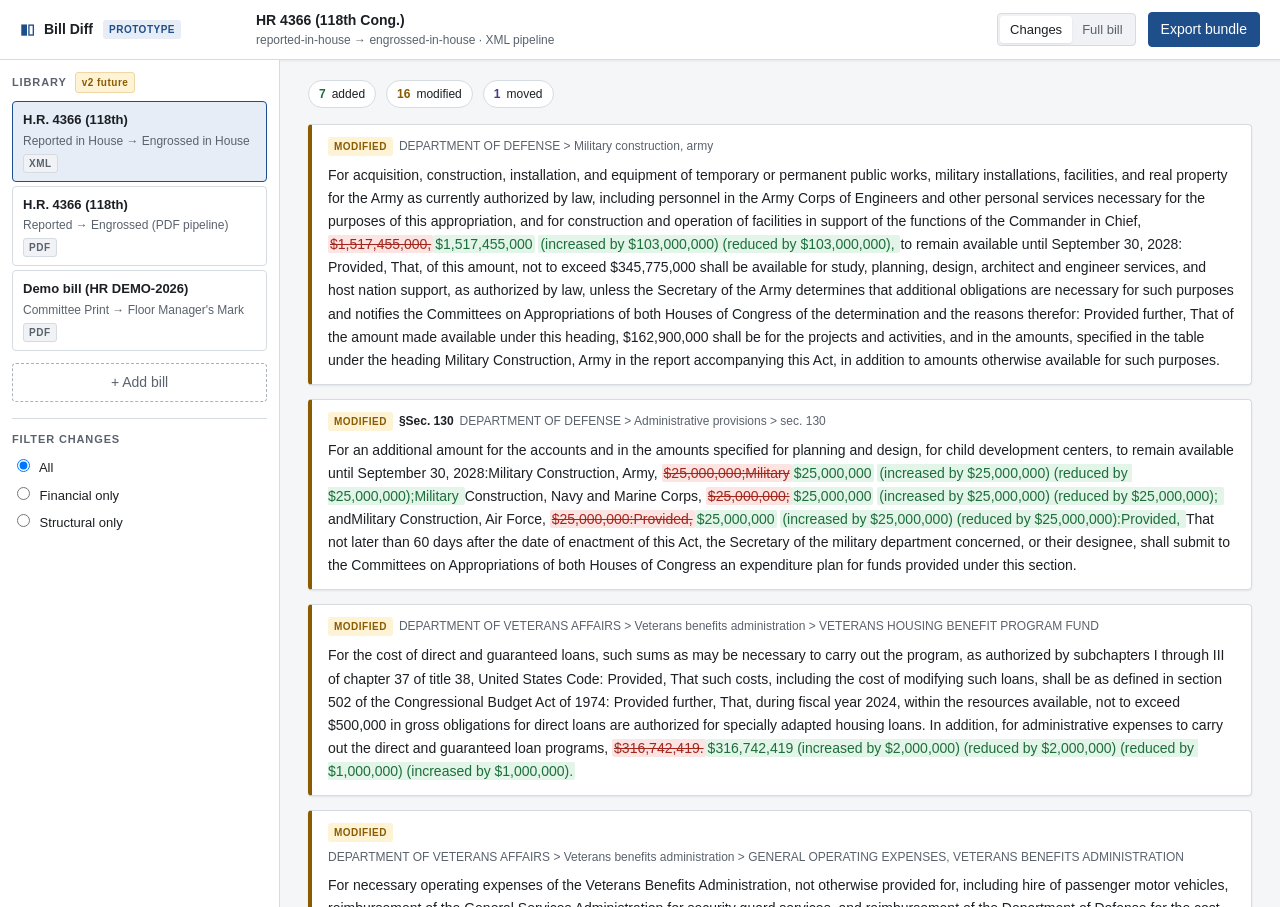
<file: prototype/index.html>
<!doctype html>
<html lang="en">
<head>
  <meta charset="utf-8" />
  <meta name="viewport" content="width=device-width, initial-scale=1" />
  <title>Bill Diff — Staffer Tool Prototype</title>
  <link rel="stylesheet" href="styles.css" />
</head>
<body>
  <header class="app-bar" role="banner">
    <div class="app-bar__brand">
      <span class="app-bar__logo" aria-hidden="true">▮▯</span>
      <span class="app-bar__name">Bill Diff</span>
      <span class="app-bar__demo-badge" title="This is a UI prototype, not a working extension.">PROTOTYPE</span>
    </div>
    <div class="app-bar__bill" id="bill-summary" aria-live="polite">
      <span class="bill-title" id="bill-title">—</span>
      <span class="bill-versions" id="bill-versions"></span>
    </div>
    <div class="app-bar__actions">
      <div class="view-toggle" role="tablist" aria-label="View mode">
        <button class="view-toggle__btn is-active" data-view="changes" role="tab" aria-selected="true">
          Changes
        </button>
        <button class="view-toggle__btn" data-view="full" role="tab" aria-selected="false">
          Full bill
        </button>
      </div>
      <button class="btn btn--primary" id="export-btn">Export bundle</button>
    </div>
  </header>

  <main class="app-main">
    <aside class="library" aria-label="Bill library">
      <div class="library__header">
        <h2 class="library__title">Library</h2>
        <span class="library__future-badge" title="In v1 the tool is ephemeral (no persistence). The library is a v2 feature shown here to illustrate the direction.">v2 future</span>
      </div>

      <ul class="library__list" id="library-list" role="listbox" aria-label="Available diffs"></ul>

      <button class="library__add" id="add-bill-btn">
        <span aria-hidden="true">+</span> Add bill
      </button>

      <div class="library__filters">
        <h3 class="library__filters-title">Filter changes</h3>
        <label class="filter-row"><input type="radio" name="filter" value="all" checked /> All</label>
        <label class="filter-row"><input type="radio" name="filter" value="financial" /> Financial only</label>
        <label class="filter-row"><input type="radio" name="filter" value="structural" /> Structural only</label>
      </div>
    </aside>

    <section class="content" id="content">
      <div class="content__loading" id="loading">Loading…</div>
    </section>
  </main>

  <!-- Add bill modal -->
  <div class="modal" id="add-bill-modal" hidden role="dialog" aria-labelledby="add-bill-title" aria-modal="true">
    <div class="modal__backdrop" data-close></div>
    <div class="modal__panel">
      <h3 class="modal__title" id="add-bill-title">Add a bill (mocked)</h3>
      <p>In production, you'd pick two PDFs (or XMLs) from disk. The extension reads them locally — nothing leaves your machine.</p>
      <div class="upload-mock">
        <div class="upload-mock__slot">
          <div class="upload-mock__label">v1 (older)</div>
          <div class="upload-mock__hint">Drop PDF or click to browse</div>
        </div>
        <div class="upload-mock__arrow" aria-hidden="true">→</div>
        <div class="upload-mock__slot">
          <div class="upload-mock__label">v2 (newer)</div>
          <div class="upload-mock__hint">Drop PDF or click to browse</div>
        </div>
      </div>
      <p class="modal__note">For this prototype, click a sample on the left to load a pre-generated diff.</p>
      <div class="modal__actions">
        <button class="btn" data-close>Close</button>
      </div>
    </div>
  </div>

  <!-- Export bundle modal -->
  <div class="modal" id="export-modal" hidden role="dialog" aria-labelledby="export-title" aria-modal="true">
    <div class="modal__backdrop" data-close></div>
    <div class="modal__panel">
      <h3 class="modal__title" id="export-title">Export bundle (mocked)</h3>
      <p>In production this would download <code>bill-diff-<span id="export-bill"></span>.zip</code> containing:</p>
      <ul class="export-list">
        <li><strong>diff.html</strong> — human-readable report (the same view you see now)</li>
        <li><strong>diff.md</strong> — Markdown to paste into your approved AI tool</li>
        <li><strong>diff.json</strong> — canonical JSON (the public contract; same shape this UI consumes)</li>
        <li><strong>diff.csv</strong> — Excel pivot of changes by section / financial deltas</li>
      </ul>
      <p class="modal__note">Single-action bundle keeps the workflow auditable: one click, one zip, no surprises.</p>
      <div class="modal__actions">
        <button class="btn" data-close>Close</button>
      </div>
    </div>
  </div>

  <script src="app.js"></script>
</body>
</html>
</file>
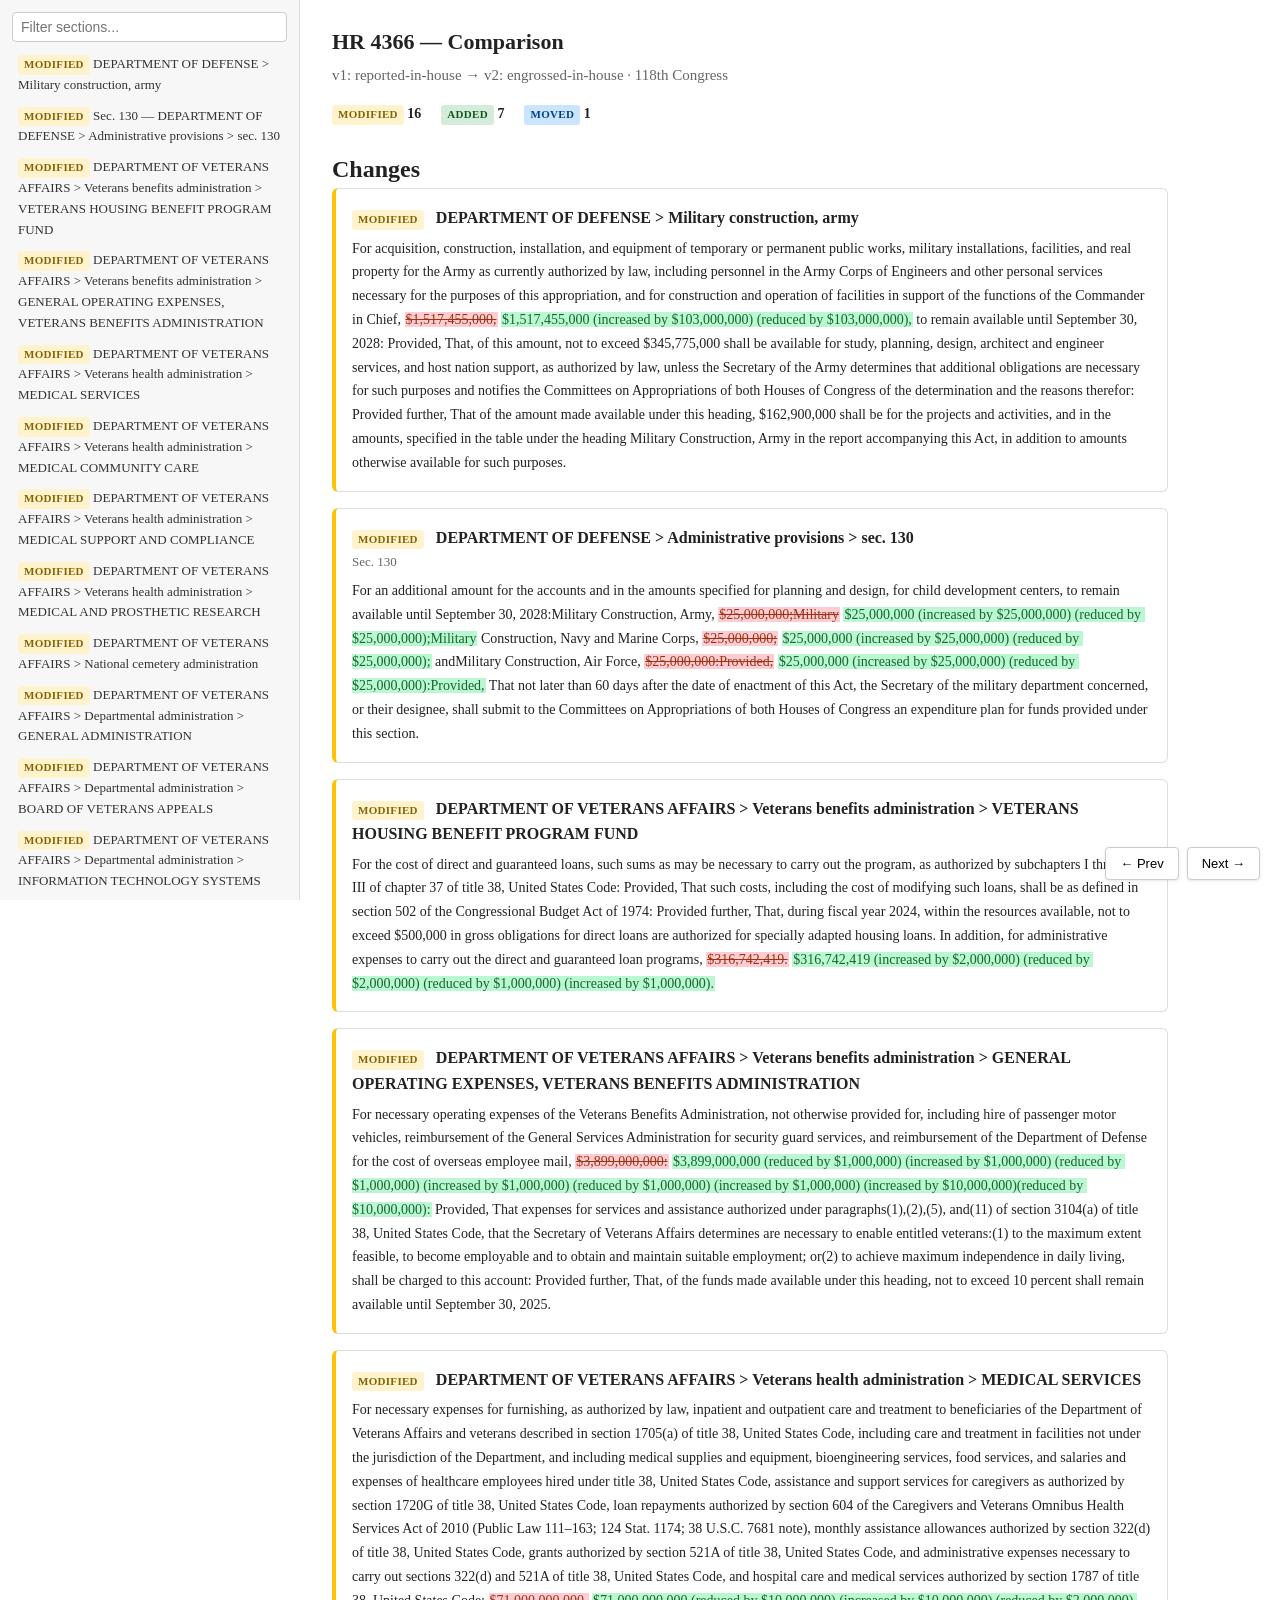
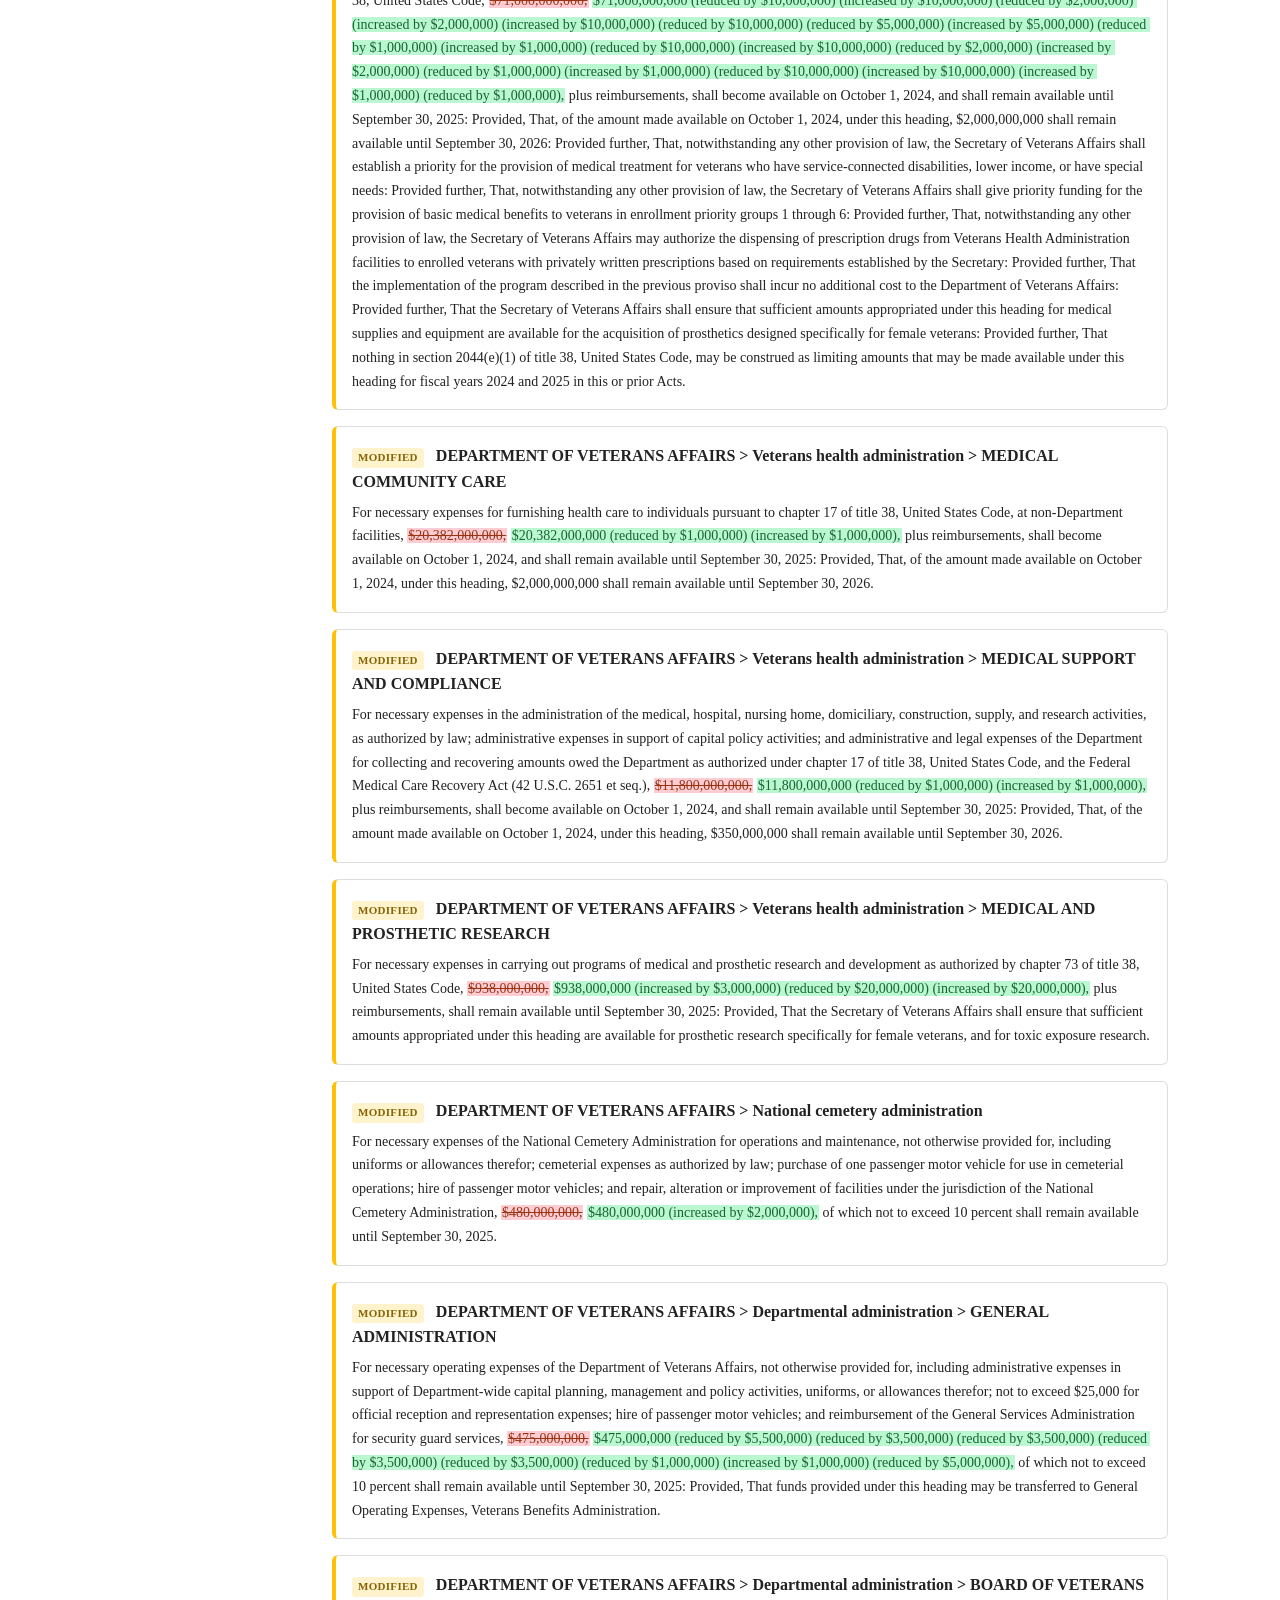
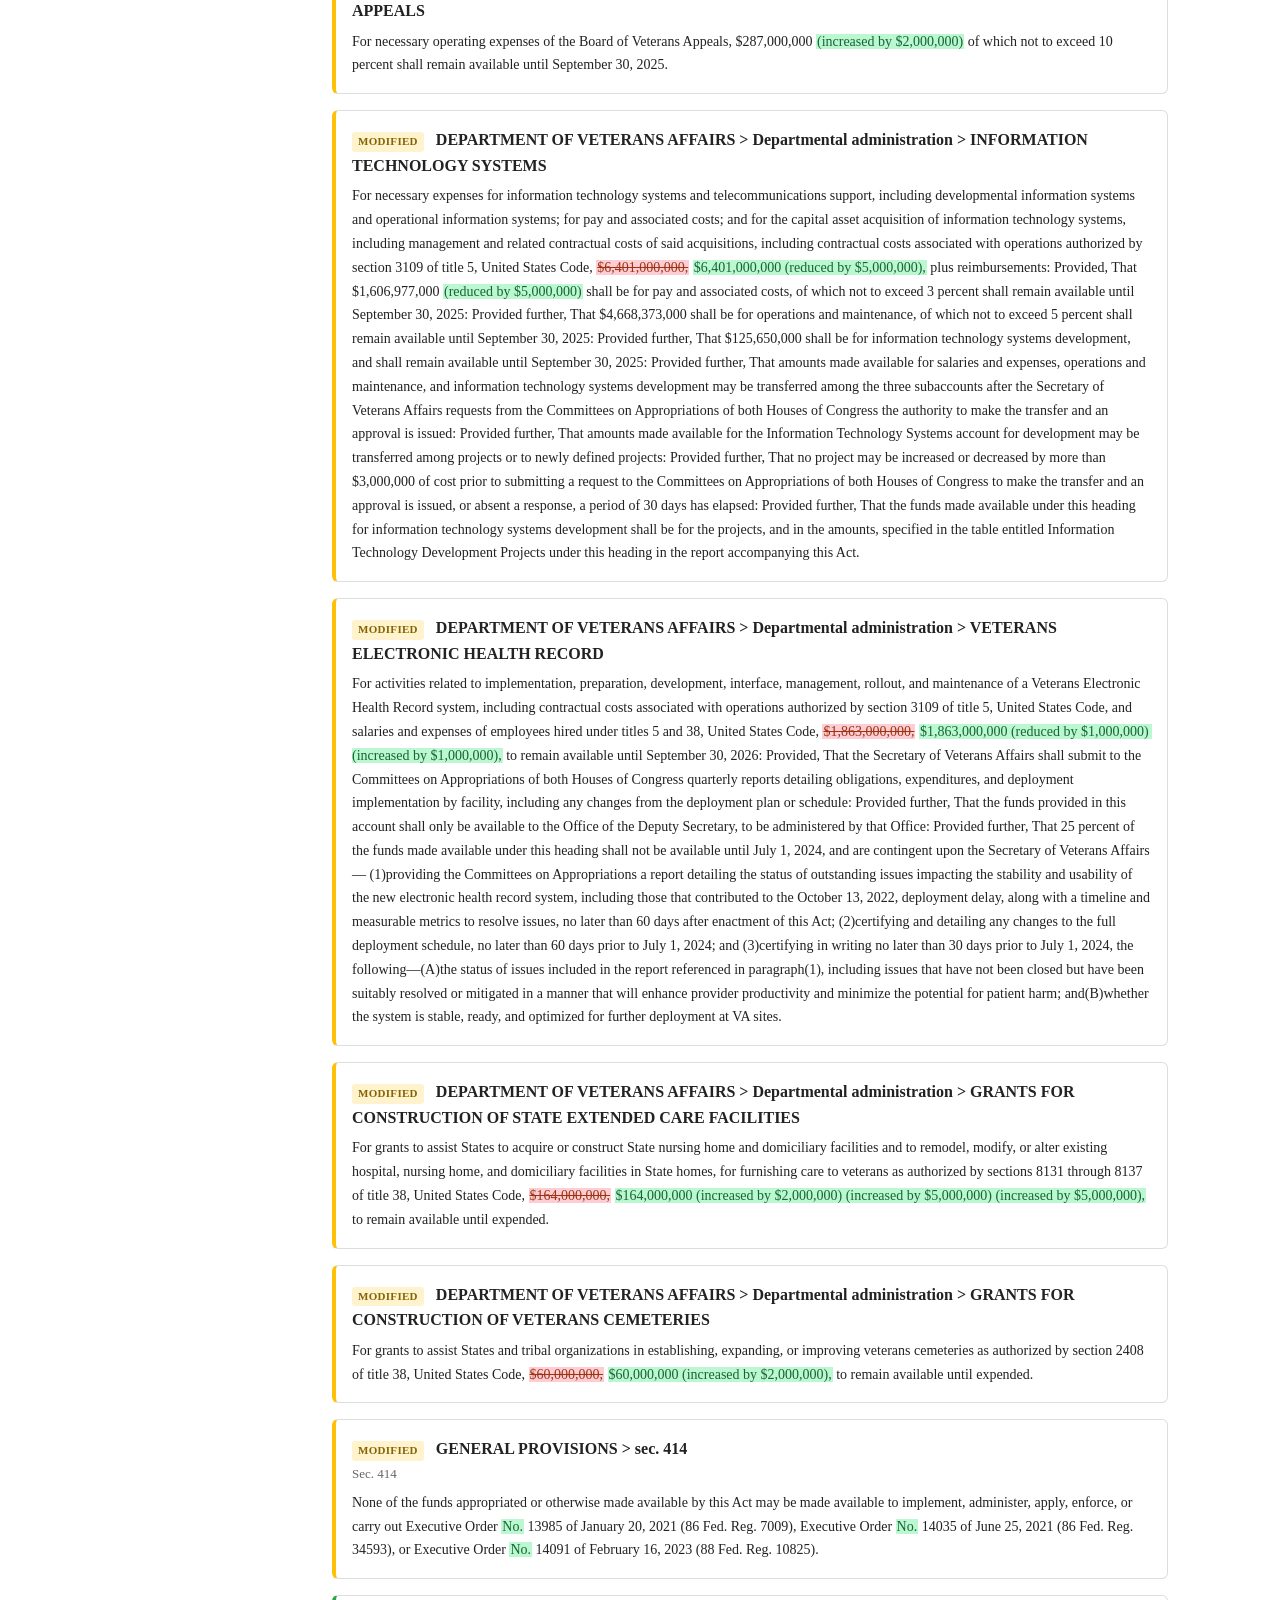
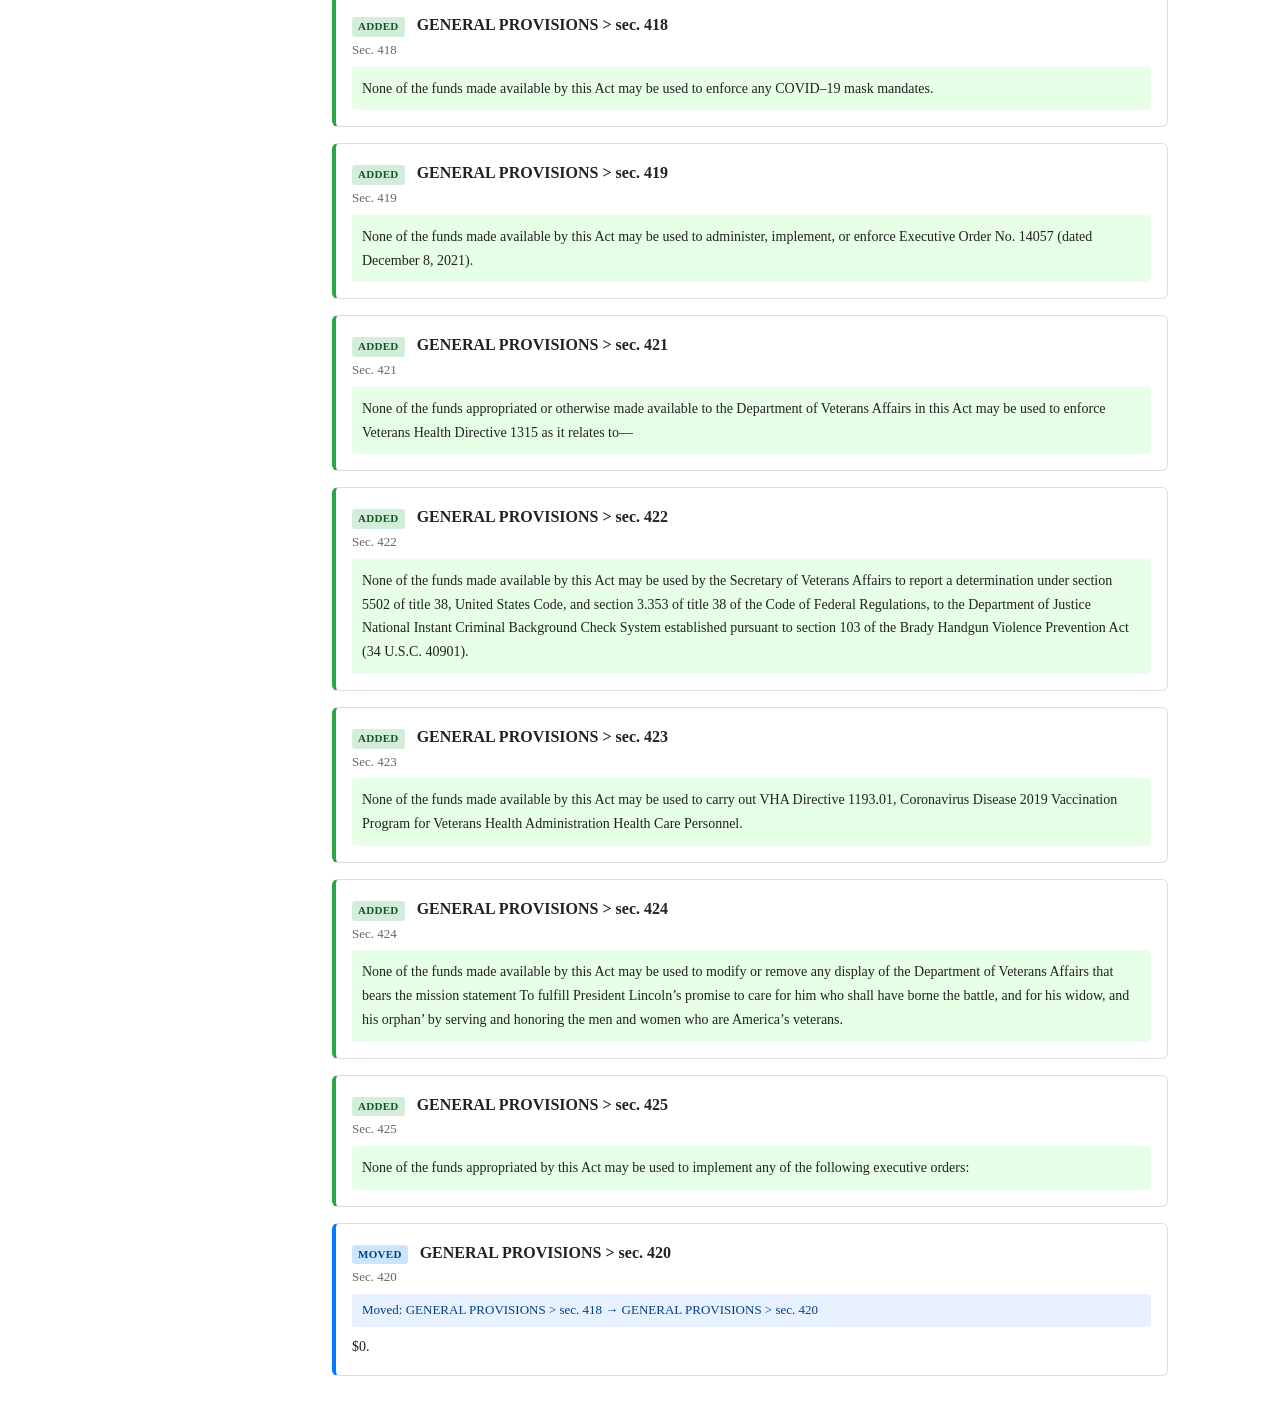
<file: examples/hr4366_committee_vs_floor.html>
<!DOCTYPE html>
<html lang="en">
<head>
<meta charset="utf-8">
<meta name="viewport" content="width=device-width, initial-scale=1">
<title>HR 4366 — Diff</title>
<style>
* { box-sizing: border-box; margin: 0; padding: 0; }
body { font-family: Georgia, 'Times New Roman', serif; color: #222; line-height: 1.6; }
.layout { display: flex; min-height: 100vh; }

/* Sidebar */
.sidebar { width: 300px; position: fixed; top: 0; left: 0; height: 100vh;
  overflow-y: auto; background: #f7f7f7; border-right: 1px solid #ddd; padding: 12px; }
.sidebar input { width: 100%; padding: 6px 8px; margin-bottom: 8px;
  border: 1px solid #ccc; border-radius: 4px; font-size: 14px; }
.sidebar ul { list-style: none; }
.sidebar li { margin-bottom: 2px; }
.sidebar a { display: block; padding: 4px 6px; text-decoration: none;
  color: #333; font-size: 13px; border-radius: 3px; }
.sidebar a:hover { background: #e8e8e8; }
.sidebar .nav-item.unanchored a { color: #6c757d; font-style: italic; }

/* Main content */
.main { margin-left: 300px; padding: 24px 32px; max-width: 900px; flex: 1; }

/* Header */
.report-header h1 { font-size: 22px; margin-bottom: 4px; }
.report-header .versions { color: #666; font-size: 15px; margin-bottom: 16px; }
.summary-bar { display: flex; gap: 16px; margin-bottom: 24px; flex-wrap: wrap; }
.summary-item { font-size: 14px; }
.summary-item strong { margin-right: 4px; }

/* Badges */
.badge { display: inline-block; padding: 1px 6px; border-radius: 3px;
  font-size: 11px; font-weight: 600; text-transform: uppercase; letter-spacing: 0.3px; }
.badge-modified { background: #fff3cd; color: #856404; }
.badge-added { background: #d4edda; color: #155724; }
.badge-removed { background: #f8d7da; color: #721c24; }
.badge-moved { background: #cce5ff; color: #004085; }

/* Financial table */
.financial-table { width: 100%; border-collapse: collapse; margin-bottom: 24px; font-size: 14px; }
.financial-table th { background: #f0f0f0; text-align: left; padding: 8px; border-bottom: 2px solid #ccc; }
.financial-table td { padding: 6px 8px; border-bottom: 1px solid #eee; }
.financial-table .amount { text-align: right; font-variant-numeric: tabular-nums; }
.financial-table a { color: #0056b3; text-decoration: none; }
.financial-table a:hover { text-decoration: underline; }
tr.increase .change-amount { color: #155724; }
tr.decrease .change-amount { color: #721c24; }

/* Change cards */
.change-card { border: 1px solid #ddd; border-radius: 6px; margin-bottom: 16px;
  padding: 16px; background: #fff; }
.change-card.added { border-left: 4px solid #28a745; }
.change-card.removed { border-left: 4px solid #dc3545; }
.change-card.modified { border-left: 4px solid #ffc107; }
.change-card.moved { border-left: 4px solid #007bff; }
.change-card.unanchored { border-left: 4px solid #6c757d; background: #fafafa; }
.change-card.unanchored .change-header h3 {
  color: #6c757d; font-style: italic; font-weight: 400; }
.change-card.unanchored .change-header h3::before { content: "⚠ "; }

.change-header { margin-bottom: 6px; }
.change-header h3 { font-size: 16px; display: inline; margin-left: 8px; font-weight: 600; }
.section-number { display: block; font-size: 13px; color: #666; margin-top: 2px; }

/* Citation block (page/line) */
.citation { font-family: 'SF Mono', Menlo, Consolas, monospace; font-size: 12px;
  color: #555; margin: 4px 0 12px; }
.citation .v1, .citation .v2 { display: inline-block; padding: 1px 6px;
  background: #f0f0f0; border-radius: 3px; margin-right: 6px; }
.citation .v1::before { content: "v1: "; color: #888; }
.citation .v2::before { content: "v2: "; color: #888; }

/* Bodies */
.change-body { font-size: 14px; line-height: 1.7; white-space: pre-wrap; }
.added-text { background: #e6ffe6; padding: 10px; border-radius: 4px; }
.removed-text { background: #ffe6e6; padding: 10px; border-radius: 4px;
  text-decoration: line-through; color: #666; }
.old-text { background: #ffe6e6; padding: 8px; border-radius: 4px; margin-bottom: 8px; }
.new-text { background: #e6ffe6; padding: 8px; border-radius: 4px; }
.move-info { font-size: 13px; color: #004085; margin-bottom: 8px;
  padding: 6px 10px; background: #e7f1ff; border-radius: 3px; }
.move-info code { font-family: 'SF Mono', Menlo, Consolas, monospace; font-size: 12px; }

/* Inline diff */
del { background: #fecdd3; text-decoration: line-through; color: #9a3412; padding: 0 1px; }
ins { background: #bbf7d0; text-decoration: none; color: #166534; padding: 0 1px; }

/* Financial callout (canonical: PDF's flex rows) */
.financial-callout { margin-top: 12px; padding: 10px 14px; background: #f0f7ff;
  border: 1px solid #b6d4fe; border-radius: 4px; font-size: 13px;
  font-variant-numeric: tabular-nums; }
.financial-callout .row { display: flex; gap: 10px; margin-bottom: 2px; }
.financial-callout .label { color: #555; min-width: 110px; }
.financial-callout .delta.decrease { color: #721c24; font-weight: 600; }
.financial-callout .delta.increase { color: #155724; font-weight: 600; }

/* Navigation buttons */
.nav-buttons { position: fixed; bottom: 20px; right: 20px; display: flex; gap: 8px; z-index: 10; }
.nav-buttons button { padding: 8px 14px; border: 1px solid #ccc; border-radius: 4px;
  background: #fff; cursor: pointer; font-size: 13px; box-shadow: 0 1px 3px rgba(0,0,0,0.1); }
.nav-buttons button:hover { background: #f0f0f0; }

/* Print */
@media print {
  .sidebar, .nav-buttons, #sidebar-filter { display: none; }
  .main { margin-left: 0; }
  .change-card { break-inside: avoid; }
}

</style>
</head>
<body>
<div class="layout">
<nav class="sidebar">
<input type="text" id="sidebar-filter" placeholder="Filter sections...">
<ul><li class="nav-item" data-type="modified"><a href="#change-0"><span class="badge badge-modified">modified</span> DEPARTMENT OF DEFENSE &gt; Military construction, army</a></li><li class="nav-item" data-type="modified"><a href="#change-1"><span class="badge badge-modified">modified</span> Sec. 130 — DEPARTMENT OF DEFENSE &gt; Administrative provisions &gt; sec. 130</a></li><li class="nav-item" data-type="modified"><a href="#change-2"><span class="badge badge-modified">modified</span> DEPARTMENT OF VETERANS AFFAIRS &gt; Veterans benefits administration &gt; VETERANS HOUSING BENEFIT PROGRAM FUND</a></li><li class="nav-item" data-type="modified"><a href="#change-3"><span class="badge badge-modified">modified</span> DEPARTMENT OF VETERANS AFFAIRS &gt; Veterans benefits administration &gt; GENERAL OPERATING EXPENSES, VETERANS BENEFITS ADMINISTRATION</a></li><li class="nav-item" data-type="modified"><a href="#change-4"><span class="badge badge-modified">modified</span> DEPARTMENT OF VETERANS AFFAIRS &gt; Veterans health administration &gt; MEDICAL SERVICES</a></li><li class="nav-item" data-type="modified"><a href="#change-5"><span class="badge badge-modified">modified</span> DEPARTMENT OF VETERANS AFFAIRS &gt; Veterans health administration &gt; MEDICAL COMMUNITY CARE</a></li><li class="nav-item" data-type="modified"><a href="#change-6"><span class="badge badge-modified">modified</span> DEPARTMENT OF VETERANS AFFAIRS &gt; Veterans health administration &gt; MEDICAL SUPPORT AND COMPLIANCE</a></li><li class="nav-item" data-type="modified"><a href="#change-7"><span class="badge badge-modified">modified</span> DEPARTMENT OF VETERANS AFFAIRS &gt; Veterans health administration &gt; MEDICAL AND PROSTHETIC RESEARCH</a></li><li class="nav-item" data-type="modified"><a href="#change-8"><span class="badge badge-modified">modified</span> DEPARTMENT OF VETERANS AFFAIRS &gt; National cemetery administration</a></li><li class="nav-item" data-type="modified"><a href="#change-9"><span class="badge badge-modified">modified</span> DEPARTMENT OF VETERANS AFFAIRS &gt; Departmental administration &gt; GENERAL ADMINISTRATION</a></li><li class="nav-item" data-type="modified"><a href="#change-10"><span class="badge badge-modified">modified</span> DEPARTMENT OF VETERANS AFFAIRS &gt; Departmental administration &gt; BOARD OF VETERANS APPEALS</a></li><li class="nav-item" data-type="modified"><a href="#change-11"><span class="badge badge-modified">modified</span> DEPARTMENT OF VETERANS AFFAIRS &gt; Departmental administration &gt; INFORMATION TECHNOLOGY SYSTEMS</a></li><li class="nav-item" data-type="modified"><a href="#change-12"><span class="badge badge-modified">modified</span> DEPARTMENT OF VETERANS AFFAIRS &gt; Departmental administration &gt; VETERANS ELECTRONIC HEALTH RECORD</a></li><li class="nav-item" data-type="modified"><a href="#change-13"><span class="badge badge-modified">modified</span> DEPARTMENT OF VETERANS AFFAIRS &gt; Departmental administration &gt; GRANTS FOR CONSTRUCTION OF STATE EXTENDED CARE FACILITIES</a></li><li class="nav-item" data-type="modified"><a href="#change-14"><span class="badge badge-modified">modified</span> DEPARTMENT OF VETERANS AFFAIRS &gt; Departmental administration &gt; GRANTS FOR CONSTRUCTION OF VETERANS CEMETERIES</a></li><li class="nav-item" data-type="modified"><a href="#change-15"><span class="badge badge-modified">modified</span> Sec. 414 — GENERAL PROVISIONS &gt; sec. 414</a></li><li class="nav-item" data-type="added"><a href="#change-16"><span class="badge badge-added">added</span> Sec. 418 — GENERAL PROVISIONS &gt; sec. 418</a></li><li class="nav-item" data-type="added"><a href="#change-17"><span class="badge badge-added">added</span> Sec. 419 — GENERAL PROVISIONS &gt; sec. 419</a></li><li class="nav-item" data-type="added"><a href="#change-18"><span class="badge badge-added">added</span> Sec. 421 — GENERAL PROVISIONS &gt; sec. 421</a></li><li class="nav-item" data-type="added"><a href="#change-19"><span class="badge badge-added">added</span> Sec. 422 — GENERAL PROVISIONS &gt; sec. 422</a></li><li class="nav-item" data-type="added"><a href="#change-20"><span class="badge badge-added">added</span> Sec. 423 — GENERAL PROVISIONS &gt; sec. 423</a></li><li class="nav-item" data-type="added"><a href="#change-21"><span class="badge badge-added">added</span> Sec. 424 — GENERAL PROVISIONS &gt; sec. 424</a></li><li class="nav-item" data-type="added"><a href="#change-22"><span class="badge badge-added">added</span> Sec. 425 — GENERAL PROVISIONS &gt; sec. 425</a></li><li class="nav-item" data-type="moved"><a href="#change-23"><span class="badge badge-moved">moved</span> Sec. 420 — GENERAL PROVISIONS &gt; sec. 420</a></li></ul>
</nav>
<div class="main">
<div class="report-header">
<h1>HR 4366 &mdash; Comparison</h1>
<div class="versions">v1: reported-in-house &rarr; v2: engrossed-in-house · 118th Congress</div>
<div class="summary-bar"><span class="summary-item"><span class="badge badge-modified">modified</span> <strong>16</strong></span><span class="summary-item"><span class="badge badge-added">added</span> <strong>7</strong></span><span class="summary-item"><span class="badge badge-moved">moved</span> <strong>1</strong></span></div>
</div>

<h2>Changes</h2>
<div class="change-card modified" id="change-0">
<div class="change-header">
<span class="badge badge-modified">modified</span>
<h3>DEPARTMENT OF DEFENSE &gt; Military construction, army</h3>
</div>
<div class="change-body diff-inline">For acquisition, construction, installation, and equipment of temporary or permanent public works, military installations, facilities, and real property for the Army as currently authorized by law, including personnel in the Army Corps of Engineers and other personal services necessary for the purposes of this appropriation, and for construction and operation of facilities in support of the functions of the Commander in Chief, <del>$1,517,455,000,</del> <ins>$1,517,455,000 (increased by $103,000,000) (reduced by $103,000,000),</ins> to remain available until September 30, 2028: Provided, That, of this amount, not to exceed $345,775,000 shall be available for study, planning, design, architect and engineer services, and host nation support, as authorized by law, unless the Secretary of the Army determines that additional obligations are necessary for such purposes and notifies the Committees on Appropriations of both Houses of Congress of the determination and the reasons therefor: Provided further, That of the amount made available under this heading, $162,900,000 shall be for the projects and activities, and in the amounts, specified in the table under the heading Military Construction, Army in the report accompanying this Act, in addition to amounts otherwise available for such purposes.</div>
</div>
<div class="change-card modified" id="change-1">
<div class="change-header">
<span class="badge badge-modified">modified</span>
<h3>DEPARTMENT OF DEFENSE &gt; Administrative provisions &gt; sec. 130</h3>
<span class="section-number">Sec. 130</span>
</div>
<div class="change-body diff-inline">For an additional amount for the accounts and in the amounts specified for planning and design, for child development centers, to remain available until September 30, 2028:Military Construction, Army, <del>$25,000,000;Military</del> <ins>$25,000,000 (increased by $25,000,000) (reduced by $25,000,000);Military</ins> Construction, Navy and Marine Corps, <del>$25,000,000;</del> <ins>$25,000,000 (increased by $25,000,000) (reduced by $25,000,000);</ins> andMilitary Construction, Air Force, <del>$25,000,000:Provided,</del> <ins>$25,000,000 (increased by $25,000,000) (reduced by $25,000,000):Provided,</ins> That not later than 60 days after the date of enactment of this Act, the Secretary of the military department concerned, or their designee, shall submit to the Committees on Appropriations of both Houses of Congress an expenditure plan for funds provided under this section.</div>
</div>
<div class="change-card modified" id="change-2">
<div class="change-header">
<span class="badge badge-modified">modified</span>
<h3>DEPARTMENT OF VETERANS AFFAIRS &gt; Veterans benefits administration &gt; VETERANS HOUSING BENEFIT PROGRAM FUND</h3>
</div>
<div class="change-body diff-inline">For the cost of direct and guaranteed loans, such sums as may be necessary to carry out the program, as authorized by subchapters I through III of chapter 37 of title 38, United States Code: Provided, That such costs, including the cost of modifying such loans, shall be as defined in section 502 of the Congressional Budget Act of 1974: Provided further, That, during fiscal year 2024, within the resources available, not to exceed $500,000 in gross obligations for direct loans are authorized for specially adapted housing loans. In addition, for administrative expenses to carry out the direct and guaranteed loan programs, <del>$316,742,419.</del> <ins>$316,742,419 (increased by $2,000,000) (reduced by $2,000,000) (reduced by $1,000,000) (increased by $1,000,000).</ins></div>
</div>
<div class="change-card modified" id="change-3">
<div class="change-header">
<span class="badge badge-modified">modified</span>
<h3>DEPARTMENT OF VETERANS AFFAIRS &gt; Veterans benefits administration &gt; GENERAL OPERATING EXPENSES, VETERANS BENEFITS ADMINISTRATION</h3>
</div>
<div class="change-body diff-inline">For necessary operating expenses of the Veterans Benefits Administration, not otherwise provided for, including hire of passenger motor vehicles, reimbursement of the General Services Administration for security guard services, and reimbursement of the Department of Defense for the cost of overseas employee mail, <del>$3,899,000,000:</del> <ins>$3,899,000,000 (reduced by $1,000,000) (increased by $1,000,000) (reduced by $1,000,000) (increased by $1,000,000) (reduced by $1,000,000) (increased by $1,000,000) (increased by $10,000,000)(reduced by $10,000,000):</ins> Provided, That expenses for services and assistance authorized under paragraphs(1),(2),(5), and(11) of section 3104(a) of title 38, United States Code, that the Secretary of Veterans Affairs determines are necessary to enable entitled veterans:(1) to the maximum extent feasible, to become employable and to obtain and maintain suitable employment; or(2) to achieve maximum independence in daily living, shall be charged to this account: Provided further, That, of the funds made available under this heading, not to exceed 10 percent shall remain available until September 30, 2025.</div>
</div>
<div class="change-card modified" id="change-4">
<div class="change-header">
<span class="badge badge-modified">modified</span>
<h3>DEPARTMENT OF VETERANS AFFAIRS &gt; Veterans health administration &gt; MEDICAL SERVICES</h3>
</div>
<div class="change-body diff-inline">For necessary expenses for furnishing, as authorized by law, inpatient and outpatient care and treatment to beneficiaries of the Department of Veterans Affairs and veterans described in section 1705(a) of title 38, United States Code, including care and treatment in facilities not under the jurisdiction of the Department, and including medical supplies and equipment, bioengineering services, food services, and salaries and expenses of healthcare employees hired under title 38, United States Code, assistance and support services for caregivers as authorized by section 1720G of title 38, United States Code, loan repayments authorized by section 604 of the Caregivers and Veterans Omnibus Health Services Act of 2010 (Public Law 111–163; 124 Stat. 1174; 38 U.S.C. 7681 note), monthly assistance allowances authorized by section 322(d) of title 38, United States Code, grants authorized by section 521A of title 38, United States Code, and administrative expenses necessary to carry out sections 322(d) and 521A of title 38, United States Code, and hospital care and medical services authorized by section 1787 of title 38, United States Code; <del>$71,000,000,000,</del> <ins>$71,000,000,000 (reduced by $10,000,000) (increased by $10,000,000) (reduced by $2,000,000) (increased by $2,000,000) (increased by $10,000,000) (reduced by $10,000,000) (reduced by $5,000,000) (increased by $5,000,000) (reduced by $1,000,000) (increased by $1,000,000) (reduced by $10,000,000) (increased by $10,000,000) (reduced by $2,000,000) (increased by $2,000,000) (reduced by $1,000,000) (increased by $1,000,000) (reduced by $10,000,000) (increased by $10,000,000) (increased by $1,000,000) (reduced by $1,000,000),</ins> plus reimbursements, shall become available on October 1, 2024, and shall remain available until September 30, 2025: Provided, That, of the amount made available on October 1, 2024, under this heading, $2,000,000,000 shall remain available until September 30, 2026: Provided further, That, notwithstanding any other provision of law, the Secretary of Veterans Affairs shall establish a priority for the provision of medical treatment for veterans who have service-connected disabilities, lower income, or have special needs: Provided further, That, notwithstanding any other provision of law, the Secretary of Veterans Affairs shall give priority funding for the provision of basic medical benefits to veterans in enrollment priority groups 1 through 6: Provided further, That, notwithstanding any other provision of law, the Secretary of Veterans Affairs may authorize the dispensing of prescription drugs from Veterans Health Administration facilities to enrolled veterans with privately written prescriptions based on requirements established by the Secretary: Provided further, That the implementation of the program described in the previous proviso shall incur no additional cost to the Department of Veterans Affairs: Provided further, That the Secretary of Veterans Affairs shall ensure that sufficient amounts appropriated under this heading for medical supplies and equipment are available for the acquisition of prosthetics designed specifically for female veterans: Provided further, That nothing in section 2044(e)(1) of title 38, United States Code, may be construed as limiting amounts that may be made available under this heading for fiscal years 2024 and 2025 in this or prior Acts.</div>
</div>
<div class="change-card modified" id="change-5">
<div class="change-header">
<span class="badge badge-modified">modified</span>
<h3>DEPARTMENT OF VETERANS AFFAIRS &gt; Veterans health administration &gt; MEDICAL COMMUNITY CARE</h3>
</div>
<div class="change-body diff-inline">For necessary expenses for furnishing health care to individuals pursuant to chapter 17 of title 38, United States Code, at non-Department facilities, <del>$20,382,000,000,</del> <ins>$20,382,000,000 (reduced by $1,000,000) (increased by $1,000,000),</ins> plus reimbursements, shall become available on October 1, 2024, and shall remain available until September 30, 2025: Provided, That, of the amount made available on October 1, 2024, under this heading, $2,000,000,000 shall remain available until September 30, 2026.</div>
</div>
<div class="change-card modified" id="change-6">
<div class="change-header">
<span class="badge badge-modified">modified</span>
<h3>DEPARTMENT OF VETERANS AFFAIRS &gt; Veterans health administration &gt; MEDICAL SUPPORT AND COMPLIANCE</h3>
</div>
<div class="change-body diff-inline">For necessary expenses in the administration of the medical, hospital, nursing home, domiciliary, construction, supply, and research activities, as authorized by law; administrative expenses in support of capital policy activities; and administrative and legal expenses of the Department for collecting and recovering amounts owed the Department as authorized under chapter 17 of title 38, United States Code, and the Federal Medical Care Recovery Act (42 U.S.C. 2651 et seq.), <del>$11,800,000,000,</del> <ins>$11,800,000,000 (reduced by $1,000,000) (increased by $1,000,000),</ins> plus reimbursements, shall become available on October 1, 2024, and shall remain available until September 30, 2025: Provided, That, of the amount made available on October 1, 2024, under this heading, $350,000,000 shall remain available until September 30, 2026.</div>
</div>
<div class="change-card modified" id="change-7">
<div class="change-header">
<span class="badge badge-modified">modified</span>
<h3>DEPARTMENT OF VETERANS AFFAIRS &gt; Veterans health administration &gt; MEDICAL AND PROSTHETIC RESEARCH</h3>
</div>
<div class="change-body diff-inline">For necessary expenses in carrying out programs of medical and prosthetic research and development as authorized by chapter 73 of title 38, United States Code, <del>$938,000,000,</del> <ins>$938,000,000 (increased by $3,000,000) (reduced by $20,000,000) (increased by $20,000,000),</ins> plus reimbursements, shall remain available until September 30, 2025: Provided, That the Secretary of Veterans Affairs shall ensure that sufficient amounts appropriated under this heading are available for prosthetic research specifically for female veterans, and for toxic exposure research.</div>
</div>
<div class="change-card modified" id="change-8">
<div class="change-header">
<span class="badge badge-modified">modified</span>
<h3>DEPARTMENT OF VETERANS AFFAIRS &gt; National cemetery administration</h3>
</div>
<div class="change-body diff-inline">For necessary expenses of the National Cemetery Administration for operations and maintenance, not otherwise provided for, including uniforms or allowances therefor; cemeterial expenses as authorized by law; purchase of one passenger motor vehicle for use in cemeterial operations; hire of passenger motor vehicles; and repair, alteration or improvement of facilities under the jurisdiction of the National Cemetery Administration, <del>$480,000,000,</del> <ins>$480,000,000 (increased by $2,000,000),</ins> of which not to exceed 10 percent shall remain available until September 30, 2025.</div>
</div>
<div class="change-card modified" id="change-9">
<div class="change-header">
<span class="badge badge-modified">modified</span>
<h3>DEPARTMENT OF VETERANS AFFAIRS &gt; Departmental administration &gt; GENERAL ADMINISTRATION</h3>
</div>
<div class="change-body diff-inline">For necessary operating expenses of the Department of Veterans Affairs, not otherwise provided for, including administrative expenses in support of Department-wide capital planning, management and policy activities, uniforms, or allowances therefor; not to exceed $25,000 for official reception and representation expenses; hire of passenger motor vehicles; and reimbursement of the General Services Administration for security guard services, <del>$475,000,000,</del> <ins>$475,000,000 (reduced by $5,500,000) (reduced by $3,500,000) (reduced by $3,500,000) (reduced by $3,500,000) (reduced by $3,500,000) (reduced by $1,000,000) (increased by $1,000,000) (reduced by $5,000,000),</ins> of which not to exceed 10 percent shall remain available until September 30, 2025: Provided, That funds provided under this heading may be transferred to General Operating Expenses, Veterans Benefits Administration.</div>
</div>
<div class="change-card modified" id="change-10">
<div class="change-header">
<span class="badge badge-modified">modified</span>
<h3>DEPARTMENT OF VETERANS AFFAIRS &gt; Departmental administration &gt; BOARD OF VETERANS APPEALS</h3>
</div>
<div class="change-body diff-inline">For necessary operating expenses of the Board of Veterans Appeals, $287,000,000 <ins>(increased by $2,000,000)</ins> of which not to exceed 10 percent shall remain available until September 30, 2025.</div>
</div>
<div class="change-card modified" id="change-11">
<div class="change-header">
<span class="badge badge-modified">modified</span>
<h3>DEPARTMENT OF VETERANS AFFAIRS &gt; Departmental administration &gt; INFORMATION TECHNOLOGY SYSTEMS</h3>
</div>
<div class="change-body diff-inline">For necessary expenses for information technology systems and telecommunications support, including developmental information systems and operational information systems; for pay and associated costs; and for the capital asset acquisition of information technology systems, including management and related contractual costs of said acquisitions, including contractual costs associated with operations authorized by section 3109 of title 5, United States Code, <del>$6,401,000,000,</del> <ins>$6,401,000,000 (reduced by $5,000,000),</ins> plus reimbursements: Provided, That $1,606,977,000 <ins>(reduced by $5,000,000)</ins> shall be for pay and associated costs, of which not to exceed 3 percent shall remain available until September 30, 2025: Provided further, That $4,668,373,000 shall be for operations and maintenance, of which not to exceed 5 percent shall remain available until September 30, 2025: Provided further, That $125,650,000 shall be for information technology systems development, and shall remain available until September 30, 2025: Provided further, That amounts made available for salaries and expenses, operations and maintenance, and information technology systems development may be transferred among the three subaccounts after the Secretary of Veterans Affairs requests from the Committees on Appropriations of both Houses of Congress the authority to make the transfer and an approval is issued: Provided further, That amounts made available for the Information Technology Systems account for development may be transferred among projects or to newly defined projects: Provided further, That no project may be increased or decreased by more than $3,000,000 of cost prior to submitting a request to the Committees on Appropriations of both Houses of Congress to make the transfer and an approval is issued, or absent a response, a period of 30 days has elapsed: Provided further, That the funds made available under this heading for information technology systems development shall be for the projects, and in the amounts, specified in the table entitled Information Technology Development Projects under this heading in the report accompanying this Act.</div>
</div>
<div class="change-card modified" id="change-12">
<div class="change-header">
<span class="badge badge-modified">modified</span>
<h3>DEPARTMENT OF VETERANS AFFAIRS &gt; Departmental administration &gt; VETERANS ELECTRONIC HEALTH RECORD</h3>
</div>
<div class="change-body diff-inline">For activities related to implementation, preparation, development, interface, management, rollout, and maintenance of a Veterans Electronic Health Record system, including contractual costs associated with operations authorized by section 3109 of title 5, United States Code, and salaries and expenses of employees hired under titles 5 and 38, United States Code, <del>$1,863,000,000,</del> <ins>$1,863,000,000 (reduced by $1,000,000) (increased by $1,000,000),</ins> to remain available until September 30, 2026: Provided, That the Secretary of Veterans Affairs shall submit to the Committees on Appropriations of both Houses of Congress quarterly reports detailing obligations, expenditures, and deployment implementation by facility, including any changes from the deployment plan or schedule: Provided further, That the funds provided in this account shall only be available to the Office of the Deputy Secretary, to be administered by that Office: Provided further, That 25 percent of the funds made available under this heading shall not be available until July 1, 2024, and are contingent upon the Secretary of Veterans Affairs— (1)providing the Committees on Appropriations a report detailing the status of outstanding issues impacting the stability and usability of the new electronic health record system, including those that contributed to the October 13, 2022, deployment delay, along with a timeline and measurable metrics to resolve issues, no later than 60 days after enactment of this Act; (2)certifying and detailing any changes to the full deployment schedule, no later than 60 days prior to July 1, 2024; and (3)certifying in writing no later than 30 days prior to July 1, 2024, the following—(A)the status of issues included in the report referenced in paragraph(1), including issues that have not been closed but have been suitably resolved or mitigated in a manner that will enhance provider productivity and minimize the potential for patient harm; and(B)whether the system is stable, ready, and optimized for further deployment at VA sites.</div>
</div>
<div class="change-card modified" id="change-13">
<div class="change-header">
<span class="badge badge-modified">modified</span>
<h3>DEPARTMENT OF VETERANS AFFAIRS &gt; Departmental administration &gt; GRANTS FOR CONSTRUCTION OF STATE EXTENDED CARE FACILITIES</h3>
</div>
<div class="change-body diff-inline">For grants to assist States to acquire or construct State nursing home and domiciliary facilities and to remodel, modify, or alter existing hospital, nursing home, and domiciliary facilities in State homes, for furnishing care to veterans as authorized by sections 8131 through 8137 of title 38, United States Code, <del>$164,000,000,</del> <ins>$164,000,000 (increased by $2,000,000) (increased by $5,000,000) (increased by $5,000,000),</ins> to remain available until expended.</div>
</div>
<div class="change-card modified" id="change-14">
<div class="change-header">
<span class="badge badge-modified">modified</span>
<h3>DEPARTMENT OF VETERANS AFFAIRS &gt; Departmental administration &gt; GRANTS FOR CONSTRUCTION OF VETERANS CEMETERIES</h3>
</div>
<div class="change-body diff-inline">For grants to assist States and tribal organizations in establishing, expanding, or improving veterans cemeteries as authorized by section 2408 of title 38, United States Code, <del>$60,000,000,</del> <ins>$60,000,000 (increased by $2,000,000),</ins> to remain available until expended.</div>
</div>
<div class="change-card modified" id="change-15">
<div class="change-header">
<span class="badge badge-modified">modified</span>
<h3>GENERAL PROVISIONS &gt; sec. 414</h3>
<span class="section-number">Sec. 414</span>
</div>
<div class="change-body diff-inline">None of the funds appropriated or otherwise made available by this Act may be made available to implement, administer, apply, enforce, or carry out Executive Order <ins>No.</ins> 13985 of January 20, 2021 (86 Fed. Reg. 7009), Executive Order <ins>No.</ins> 14035 of June 25, 2021 (86 Fed. Reg. 34593), or Executive Order <ins>No.</ins> 14091 of February 16, 2023 (88 Fed. Reg. 10825).</div>
</div>
<div class="change-card added" id="change-16">
<div class="change-header">
<span class="badge badge-added">added</span>
<h3>GENERAL PROVISIONS &gt; sec. 418</h3>
<span class="section-number">Sec. 418</span>
</div>
<div class="change-body added-text">None of the funds made available by this Act may be used to enforce any COVID–19 mask mandates.</div>
</div>
<div class="change-card added" id="change-17">
<div class="change-header">
<span class="badge badge-added">added</span>
<h3>GENERAL PROVISIONS &gt; sec. 419</h3>
<span class="section-number">Sec. 419</span>
</div>
<div class="change-body added-text">None of the funds made available by this Act may be used to administer, implement, or enforce Executive Order No. 14057 (dated December 8, 2021).</div>
</div>
<div class="change-card added" id="change-18">
<div class="change-header">
<span class="badge badge-added">added</span>
<h3>GENERAL PROVISIONS &gt; sec. 421</h3>
<span class="section-number">Sec. 421</span>
</div>
<div class="change-body added-text">None of the funds appropriated or otherwise made available to the Department of Veterans Affairs in this Act may be used to enforce Veterans Health Directive 1315 as it relates to—</div>
</div>
<div class="change-card added" id="change-19">
<div class="change-header">
<span class="badge badge-added">added</span>
<h3>GENERAL PROVISIONS &gt; sec. 422</h3>
<span class="section-number">Sec. 422</span>
</div>
<div class="change-body added-text">None of the funds made available by this Act may be used by the Secretary of Veterans Affairs to report a determination under section 5502 of title 38, United States Code, and section 3.353 of title 38 of the Code of Federal Regulations, to the Department of Justice National Instant Criminal Background Check System established pursuant to section 103 of the Brady Handgun Violence Prevention Act (34 U.S.C. 40901).</div>
</div>
<div class="change-card added" id="change-20">
<div class="change-header">
<span class="badge badge-added">added</span>
<h3>GENERAL PROVISIONS &gt; sec. 423</h3>
<span class="section-number">Sec. 423</span>
</div>
<div class="change-body added-text">None of the funds made available by this Act may be used to carry out VHA Directive 1193.01, Coronavirus Disease 2019 Vaccination Program for Veterans Health Administration Health Care Personnel.</div>
</div>
<div class="change-card added" id="change-21">
<div class="change-header">
<span class="badge badge-added">added</span>
<h3>GENERAL PROVISIONS &gt; sec. 424</h3>
<span class="section-number">Sec. 424</span>
</div>
<div class="change-body added-text">None of the funds made available by this Act may be used to modify or remove any display of the Department of Veterans Affairs that bears the mission statement To fulfill President Lincoln’s promise to care for him who shall have borne the battle, and for his widow, and his orphan’ by serving and honoring the men and women who are America’s veterans.</div>
</div>
<div class="change-card added" id="change-22">
<div class="change-header">
<span class="badge badge-added">added</span>
<h3>GENERAL PROVISIONS &gt; sec. 425</h3>
<span class="section-number">Sec. 425</span>
</div>
<div class="change-body added-text">None of the funds appropriated by this Act may be used to implement any of the following executive orders:</div>
</div>
<div class="change-card moved" id="change-23">
<div class="change-header">
<span class="badge badge-moved">moved</span>
<h3>GENERAL PROVISIONS &gt; sec. 420</h3>
<span class="section-number">Sec. 420</span>
</div>
<div class="move-info">Moved: GENERAL PROVISIONS &gt; sec. 418 &rarr; GENERAL PROVISIONS &gt; sec. 420</div>
<div class="change-body">$0.</div>
</div>
</div>
</div>
<div class="nav-buttons">
<button id="btn-prev">&larr; Prev</button>
<button id="btn-next">Next &rarr;</button>
</div>
<script>
document.addEventListener('DOMContentLoaded', function() {
  // Sidebar filter
  var filter = document.getElementById('sidebar-filter');
  if (filter) {
    filter.addEventListener('input', function() {
      var q = this.value.toLowerCase();
      document.querySelectorAll('.sidebar li').forEach(function(li) {
        li.style.display = li.textContent.toLowerCase().includes(q) ? '' : 'none';
      });
    });
  }

  // Prev/next navigation
  var cards = document.querySelectorAll('.change-card');
  var current = -1;
  function goTo(idx) {
    if (idx >= 0 && idx < cards.length) {
      current = idx;
      cards[idx].scrollIntoView({behavior: 'smooth', block: 'start'});
    }
  }
  var prev = document.getElementById('btn-prev');
  var next = document.getElementById('btn-next');
  if (prev) prev.addEventListener('click', function() { goTo(current - 1); });
  if (next) next.addEventListener('click', function() { goTo(current + 1); });

  // Financial table sort (groups rowspan rows together by data-group)
  document.querySelectorAll('.financial-table th').forEach(function(th, colIdx) {
    th.style.cursor = 'pointer';
    th.addEventListener('click', function() {
      var table = th.closest('table');
      var tbody = table.querySelector('tbody');
      var rows = Array.from(tbody.querySelectorAll('tr'));
      var groups = [];
      var groupMap = {};
      rows.forEach(function(row) {
        var g = row.dataset.group;
        if (!(g in groupMap)) {
          groupMap[g] = groups.length;
          groups.push([]);
        }
        groups[groupMap[g]].push(row);
      });
      var asc = th.dataset.sort !== 'asc';
      th.dataset.sort = asc ? 'asc' : 'desc';
      groups.sort(function(a, b) {
        var aVal = a[0].cells[colIdx] ? a[0].cells[colIdx].textContent.replace(/[^\d.-]/g, '') : '';
        var bVal = b[0].cells[colIdx] ? b[0].cells[colIdx].textContent.replace(/[^\d.-]/g, '') : '';
        var aNum = parseFloat(aVal), bNum = parseFloat(bVal);
        if (!isNaN(aNum) && !isNaN(bNum)) return asc ? aNum - bNum : bNum - aNum;
        return asc ? aVal.localeCompare(bVal) : bVal.localeCompare(aVal);
      });
      groups.forEach(function(group) {
        group.forEach(function(row) { tbody.appendChild(row); });
      });
    });
  });
});

</script>
</body>
</html>
</file>
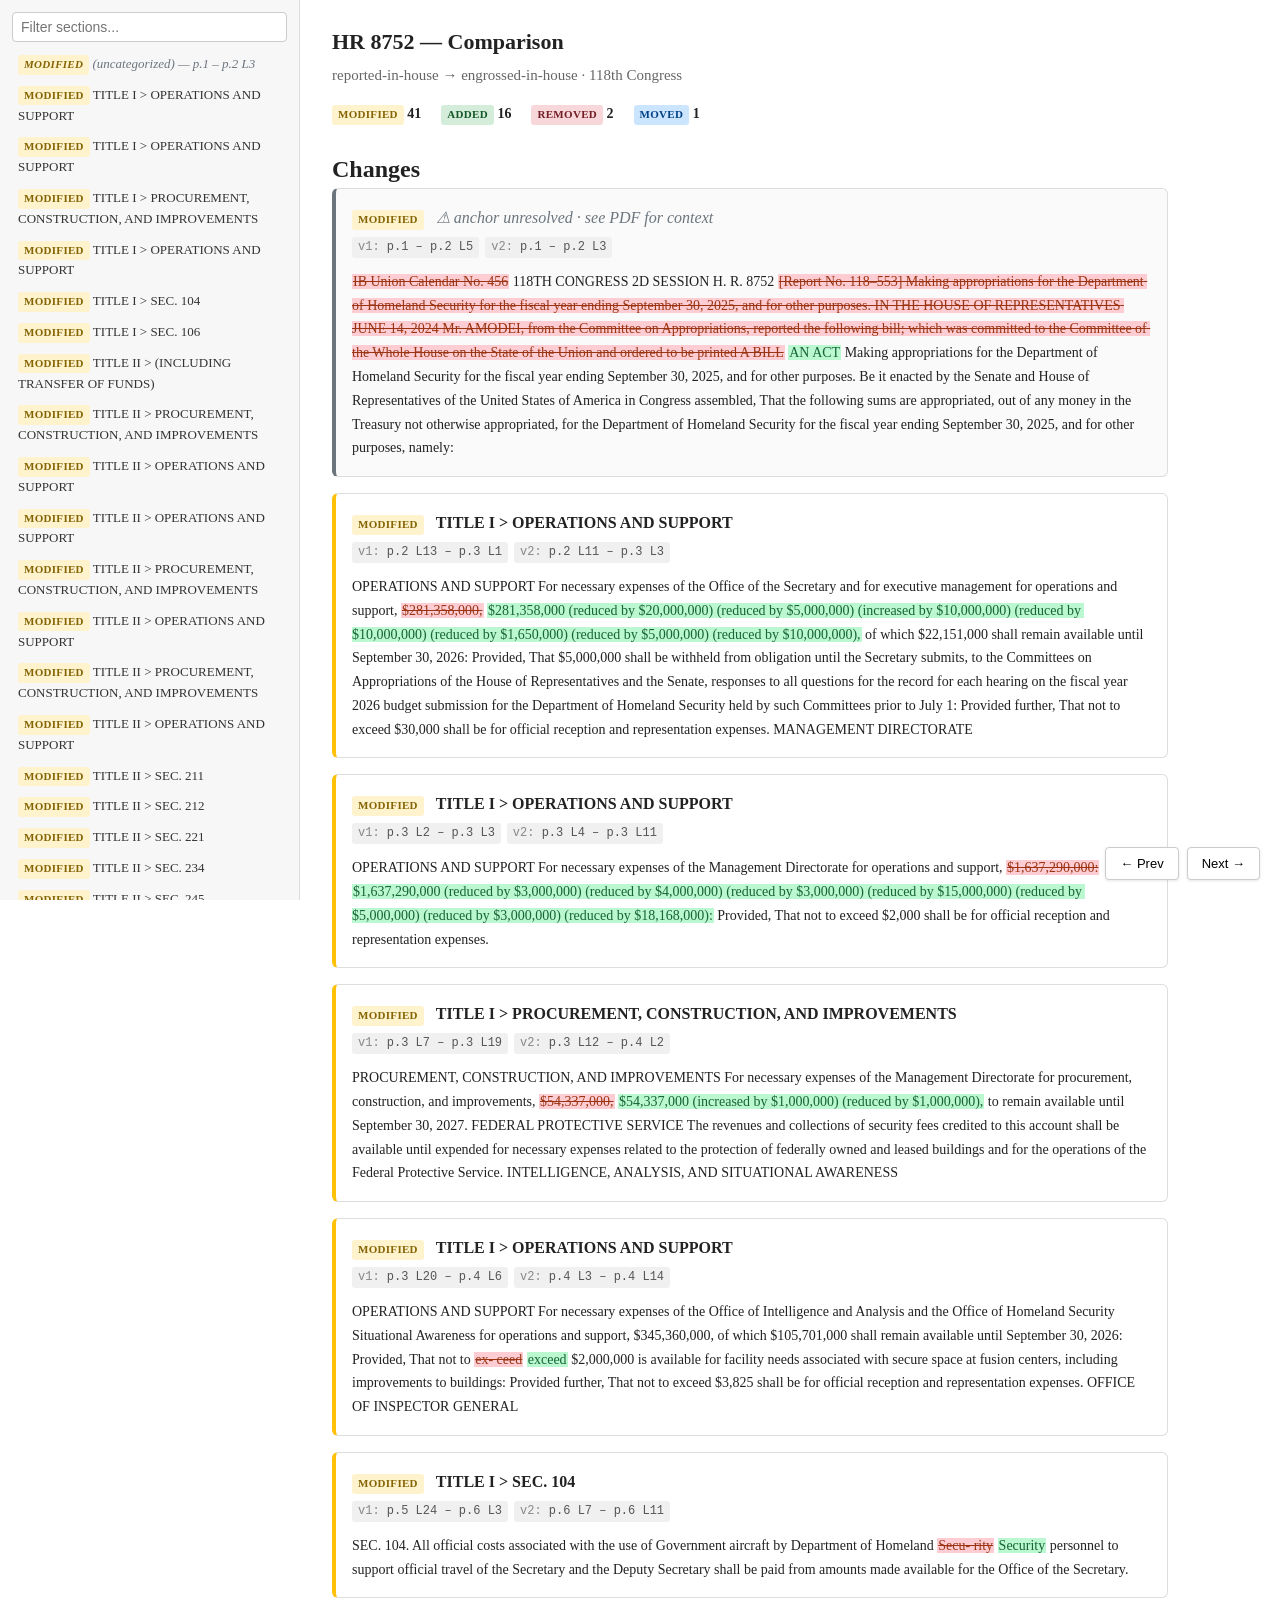
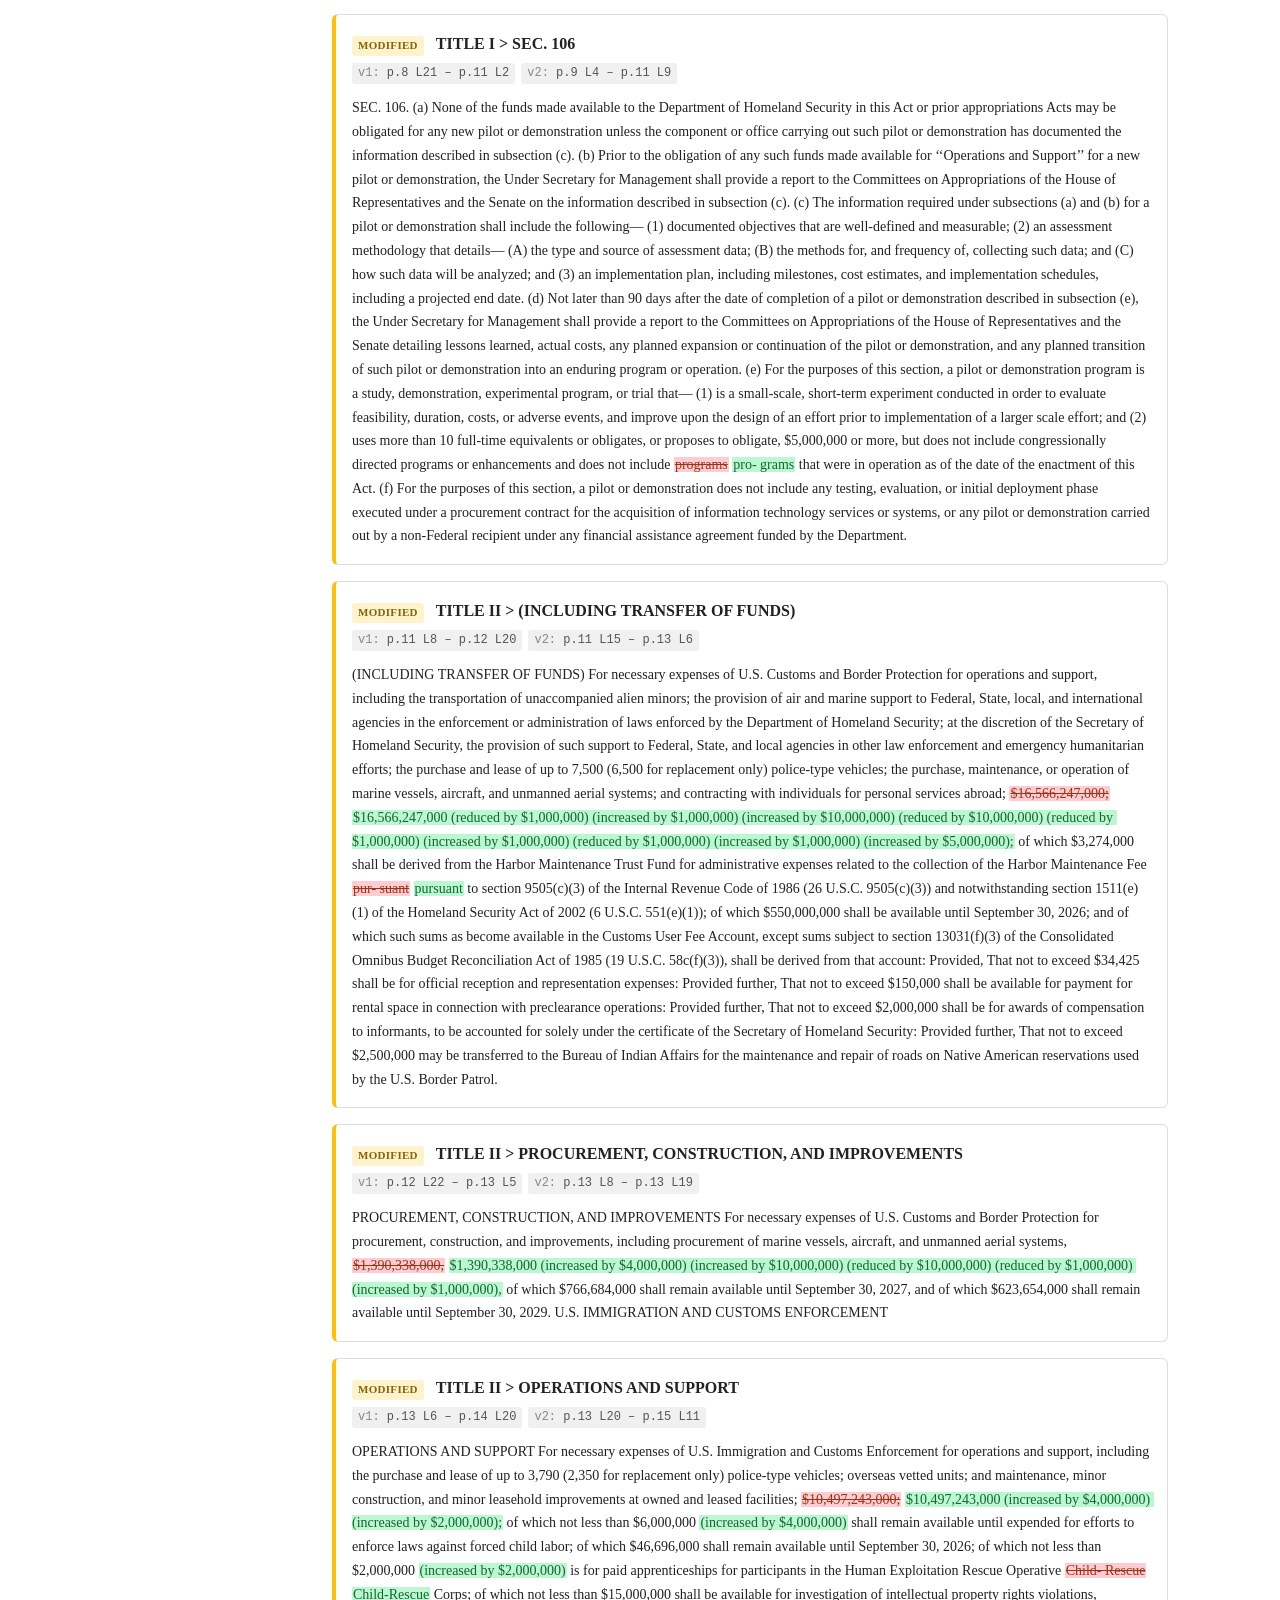
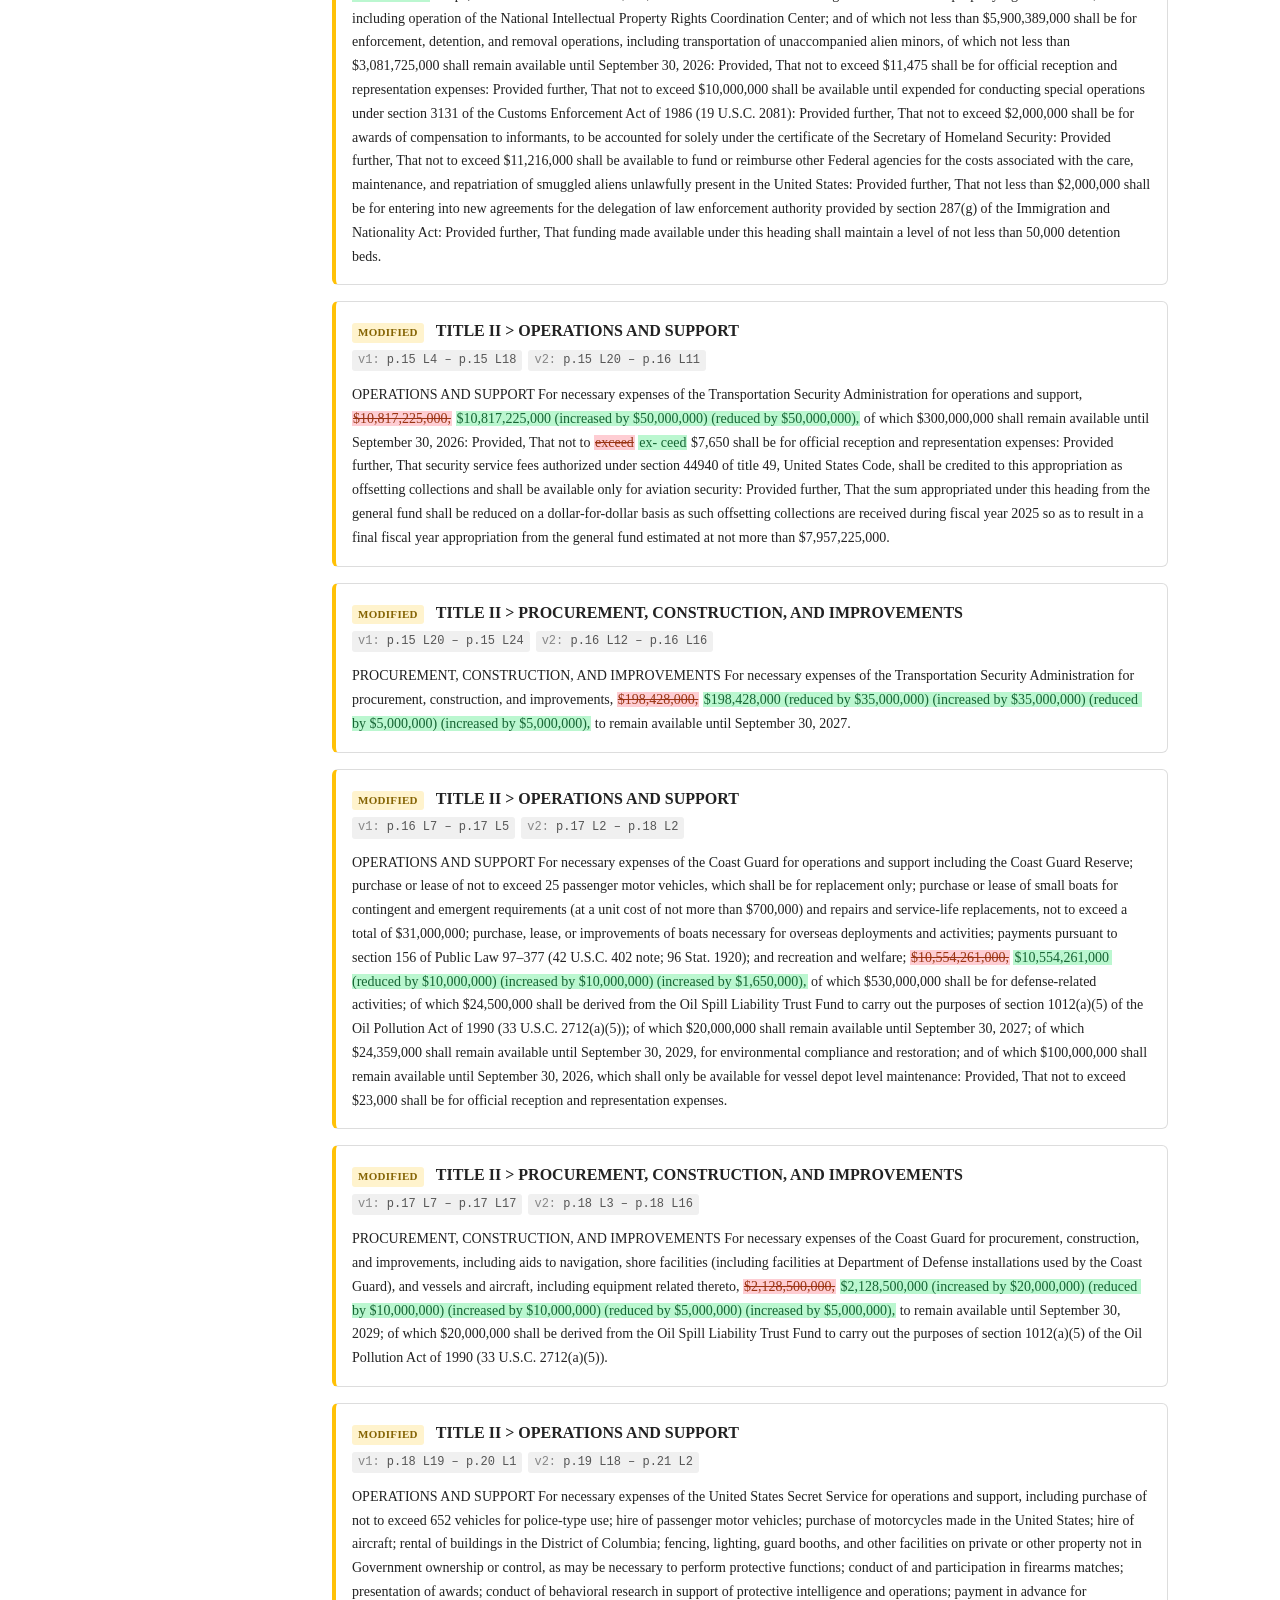
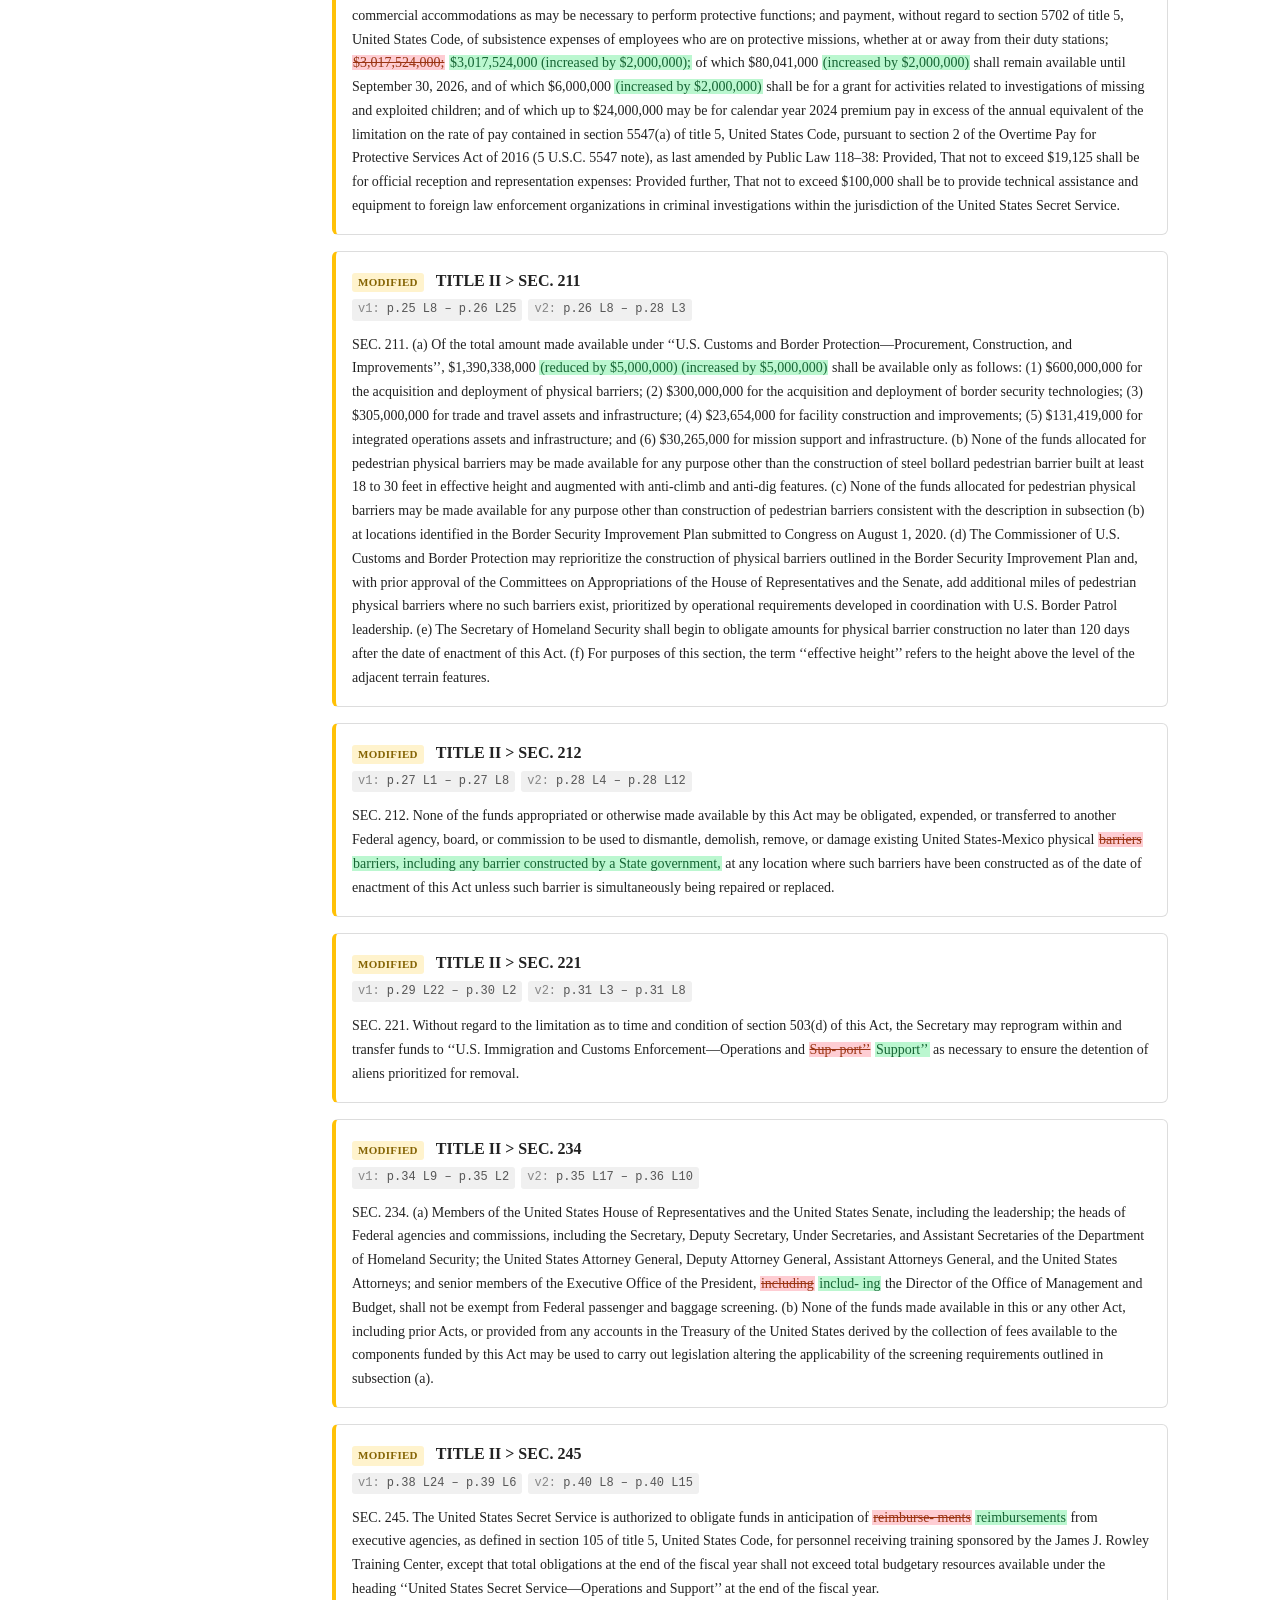
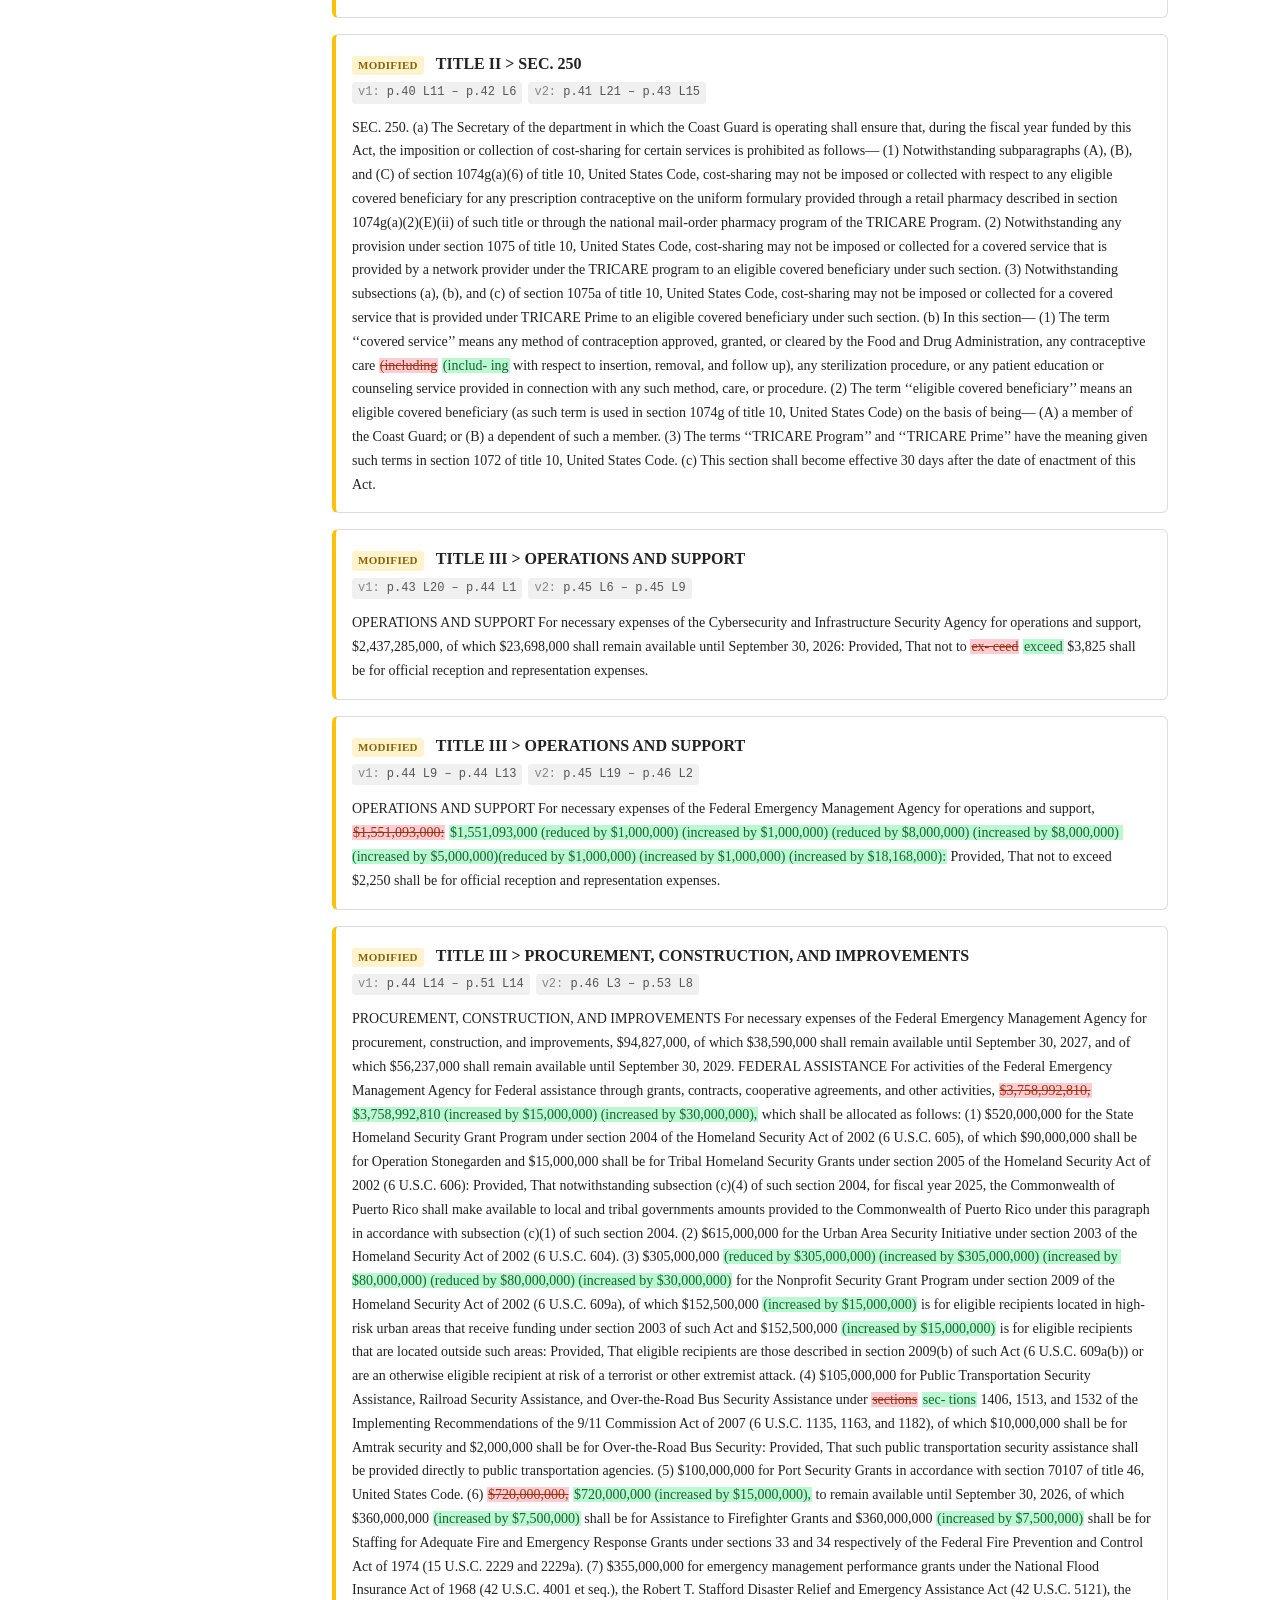
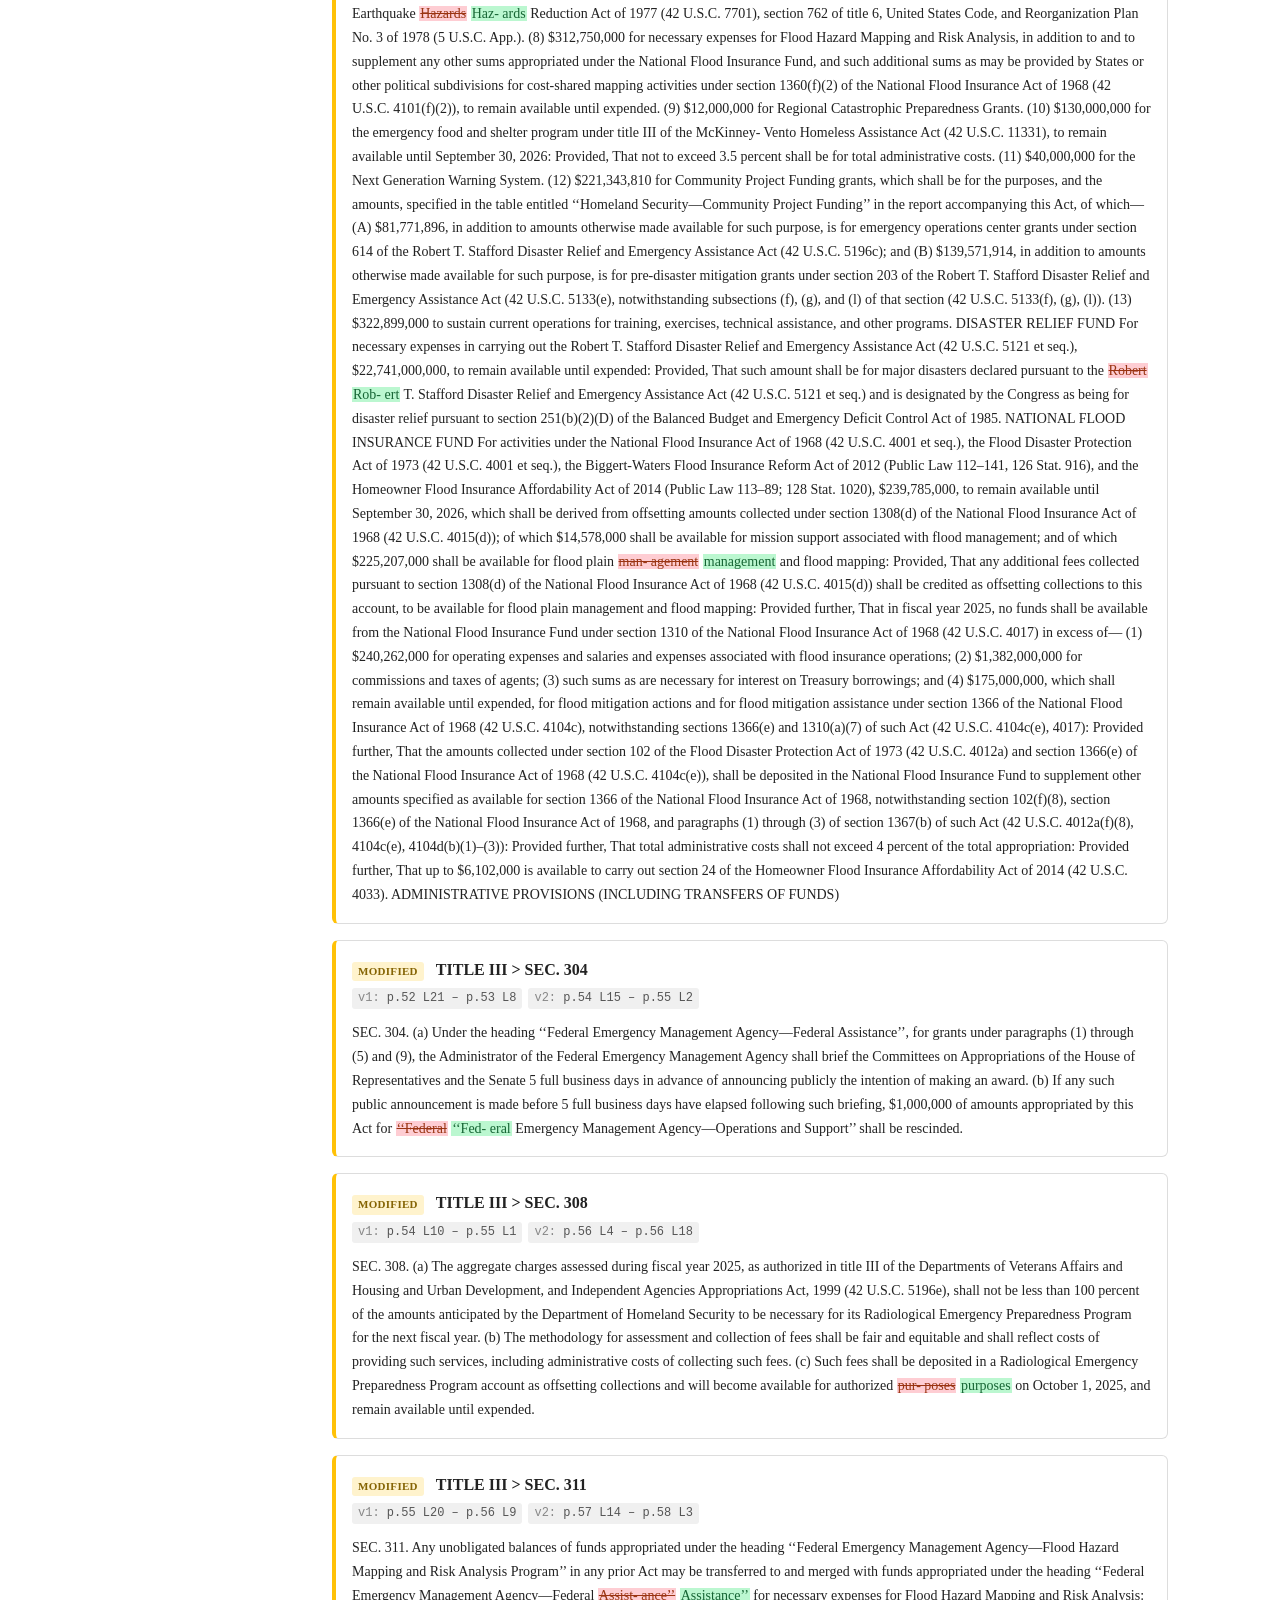
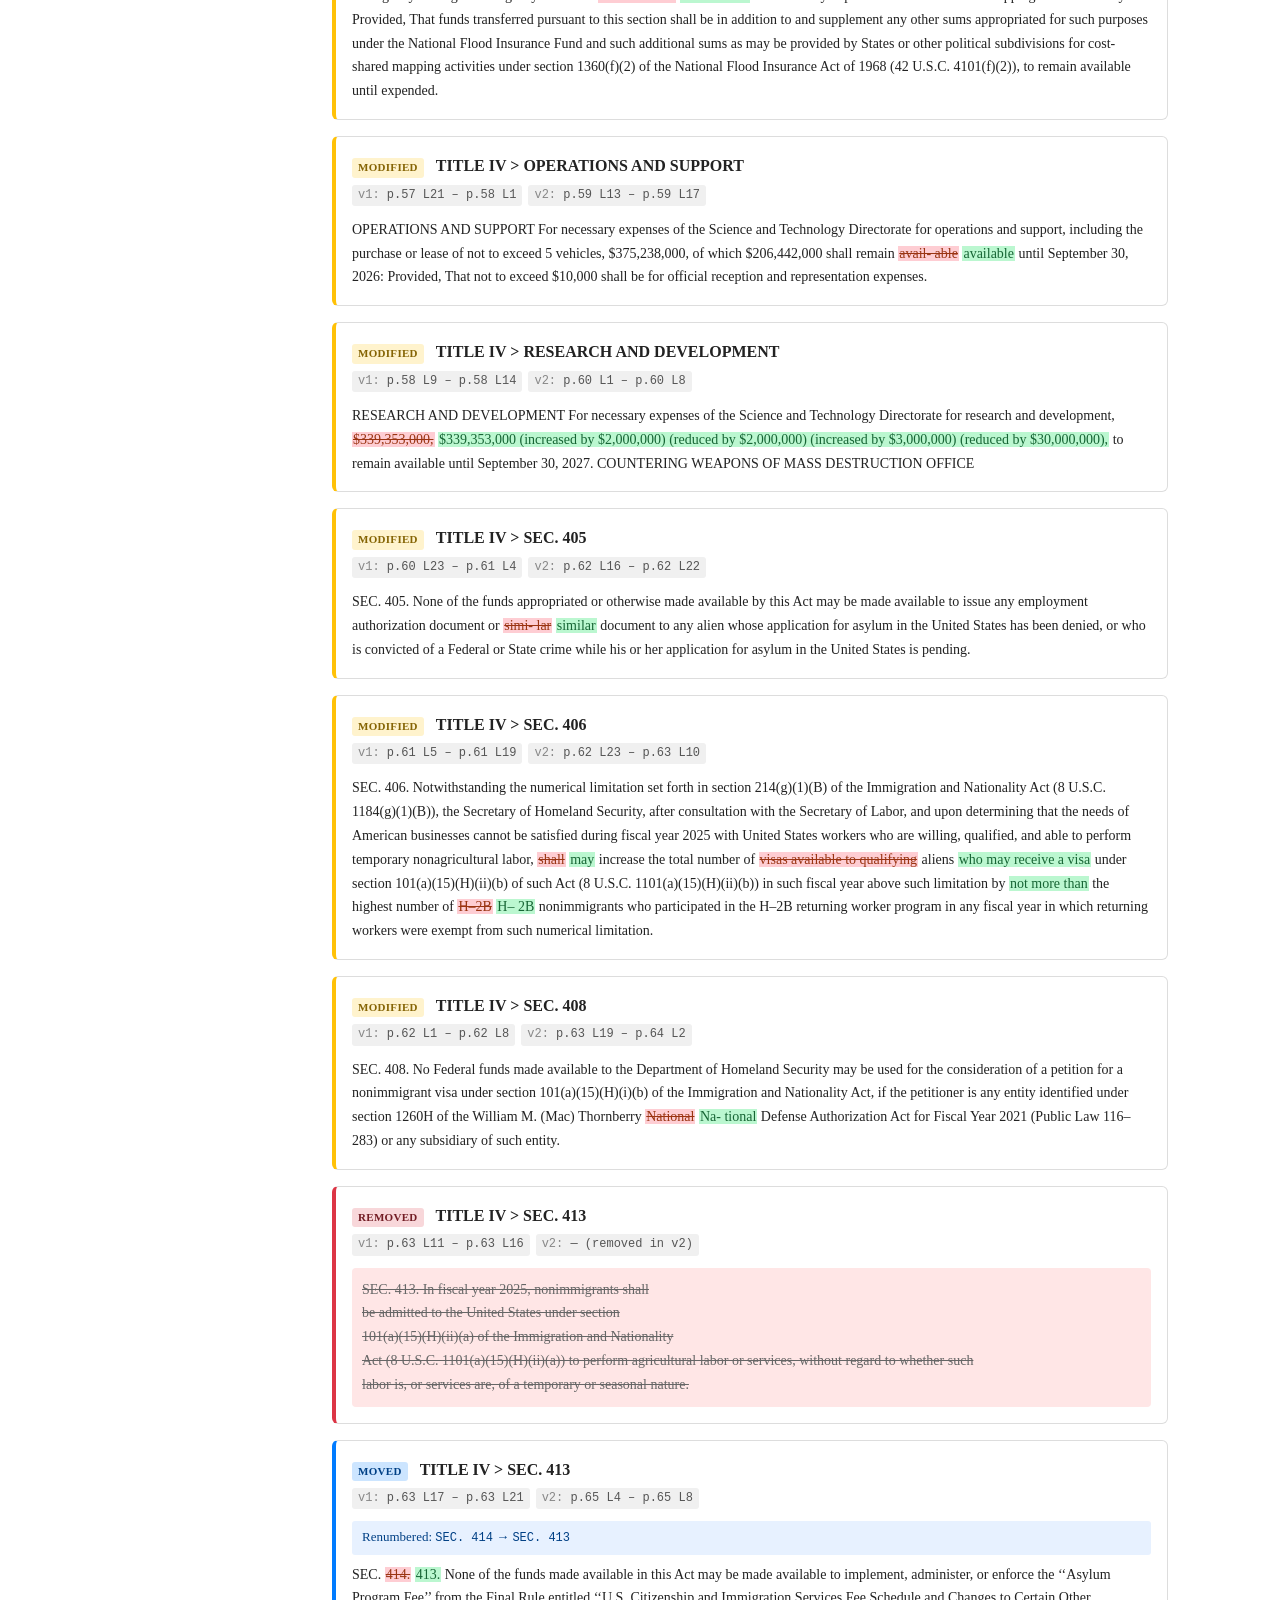
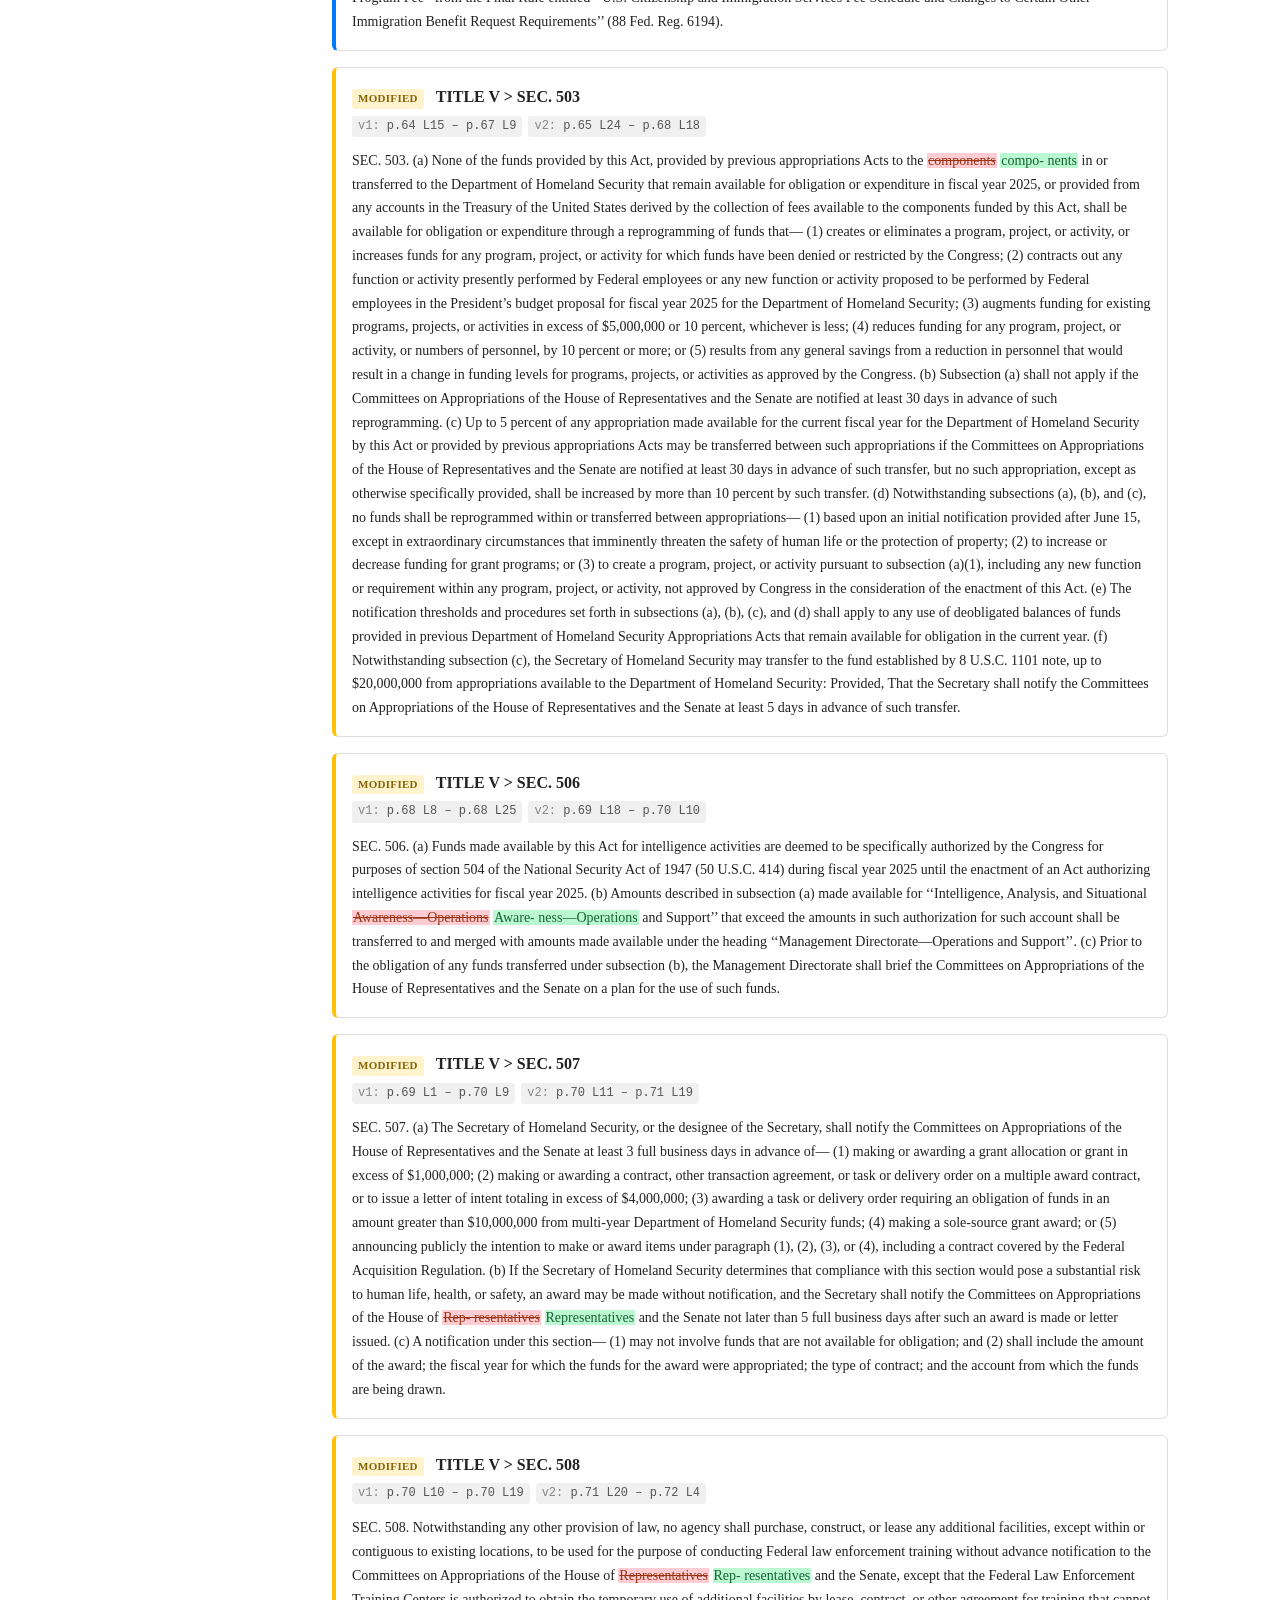
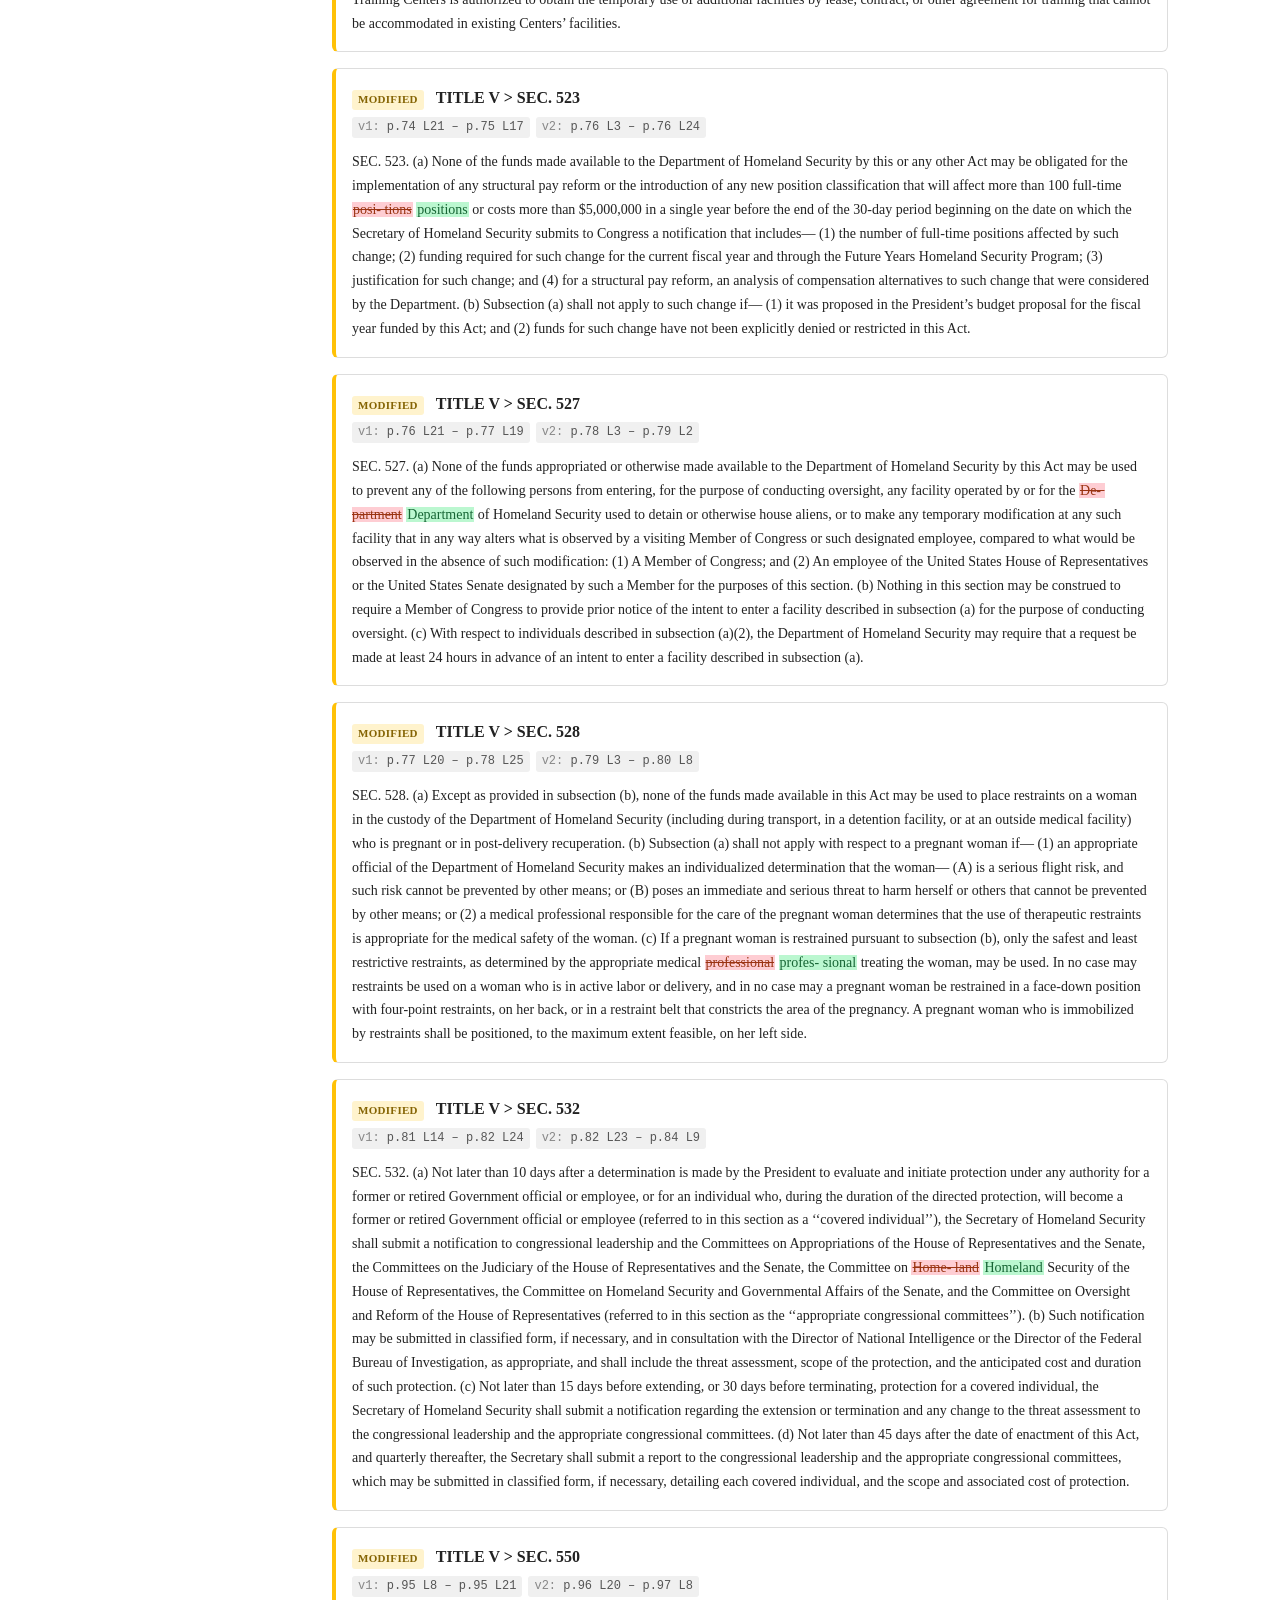
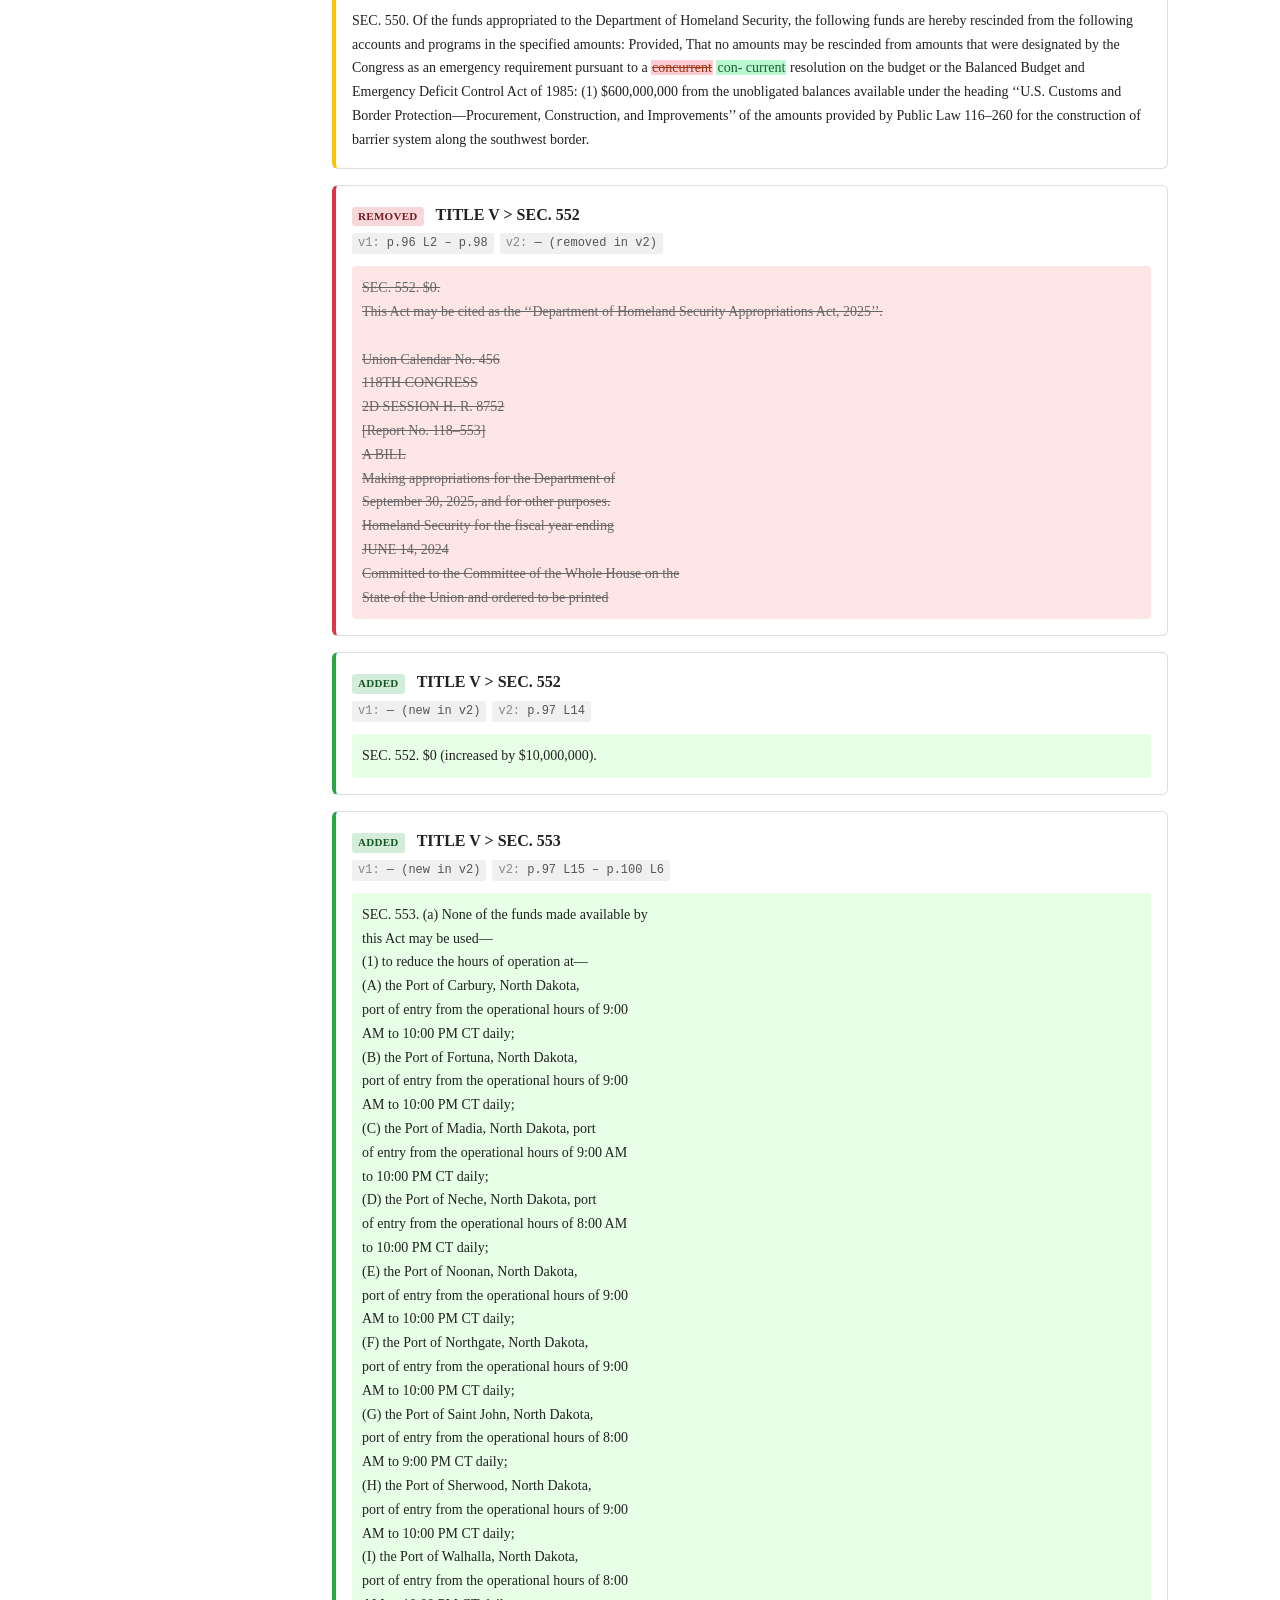
<file: examples/hr8752_pdf_diff.html>
<!DOCTYPE html>
<html lang="en">
<head>
<meta charset="utf-8">
<meta name="viewport" content="width=device-width, initial-scale=1">
<title>HR 8752 — Diff</title>
<style>
* { box-sizing: border-box; margin: 0; padding: 0; }
body { font-family: Georgia, 'Times New Roman', serif; color: #222; line-height: 1.6; }
.layout { display: flex; min-height: 100vh; }

/* Sidebar */
.sidebar { width: 300px; position: fixed; top: 0; left: 0; height: 100vh;
  overflow-y: auto; background: #f7f7f7; border-right: 1px solid #ddd; padding: 12px; }
.sidebar input { width: 100%; padding: 6px 8px; margin-bottom: 8px;
  border: 1px solid #ccc; border-radius: 4px; font-size: 14px; }
.sidebar ul { list-style: none; }
.sidebar li { margin-bottom: 2px; }
.sidebar a { display: block; padding: 4px 6px; text-decoration: none;
  color: #333; font-size: 13px; border-radius: 3px; }
.sidebar a:hover { background: #e8e8e8; }
.sidebar .nav-item.unanchored a { color: #6c757d; font-style: italic; }

/* Main content */
.main { margin-left: 300px; padding: 24px 32px; max-width: 900px; flex: 1; }

/* Header */
.report-header h1 { font-size: 22px; margin-bottom: 4px; }
.report-header .versions { color: #666; font-size: 15px; margin-bottom: 16px; }
.summary-bar { display: flex; gap: 16px; margin-bottom: 24px; flex-wrap: wrap; }
.summary-item { font-size: 14px; }
.summary-item strong { margin-right: 4px; }

/* Badges */
.badge { display: inline-block; padding: 1px 6px; border-radius: 3px;
  font-size: 11px; font-weight: 600; text-transform: uppercase; letter-spacing: 0.3px; }
.badge-modified { background: #fff3cd; color: #856404; }
.badge-added { background: #d4edda; color: #155724; }
.badge-removed { background: #f8d7da; color: #721c24; }
.badge-moved { background: #cce5ff; color: #004085; }

/* Financial table */
.financial-table { width: 100%; border-collapse: collapse; margin-bottom: 24px; font-size: 14px; }
.financial-table th { background: #f0f0f0; text-align: left; padding: 8px; border-bottom: 2px solid #ccc; }
.financial-table td { padding: 6px 8px; border-bottom: 1px solid #eee; }
.financial-table .amount { text-align: right; font-variant-numeric: tabular-nums; }
.financial-table a { color: #0056b3; text-decoration: none; }
.financial-table a:hover { text-decoration: underline; }
tr.increase .change-amount { color: #155724; }
tr.decrease .change-amount { color: #721c24; }

/* Change cards */
.change-card { border: 1px solid #ddd; border-radius: 6px; margin-bottom: 16px;
  padding: 16px; background: #fff; }
.change-card.added { border-left: 4px solid #28a745; }
.change-card.removed { border-left: 4px solid #dc3545; }
.change-card.modified { border-left: 4px solid #ffc107; }
.change-card.moved { border-left: 4px solid #007bff; }
.change-card.unanchored { border-left: 4px solid #6c757d; background: #fafafa; }
.change-card.unanchored .change-header h3 {
  color: #6c757d; font-style: italic; font-weight: 400; }
.change-card.unanchored .change-header h3::before { content: "⚠ "; }

.change-header { margin-bottom: 6px; }
.change-header h3 { font-size: 16px; display: inline; margin-left: 8px; font-weight: 600; }
.section-number { display: block; font-size: 13px; color: #666; margin-top: 2px; }

/* Citation block (page/line) */
.citation { font-family: 'SF Mono', Menlo, Consolas, monospace; font-size: 12px;
  color: #555; margin: 4px 0 12px; }
.citation .v1, .citation .v2 { display: inline-block; padding: 1px 6px;
  background: #f0f0f0; border-radius: 3px; margin-right: 6px; }
.citation .v1::before { content: "v1: "; color: #888; }
.citation .v2::before { content: "v2: "; color: #888; }

/* Bodies */
.change-body { font-size: 14px; line-height: 1.7; white-space: pre-wrap; }
.added-text { background: #e6ffe6; padding: 10px; border-radius: 4px; }
.removed-text { background: #ffe6e6; padding: 10px; border-radius: 4px;
  text-decoration: line-through; color: #666; }
.old-text { background: #ffe6e6; padding: 8px; border-radius: 4px; margin-bottom: 8px; }
.new-text { background: #e6ffe6; padding: 8px; border-radius: 4px; }
.move-info { font-size: 13px; color: #004085; margin-bottom: 8px;
  padding: 6px 10px; background: #e7f1ff; border-radius: 3px; }
.move-info code { font-family: 'SF Mono', Menlo, Consolas, monospace; font-size: 12px; }

/* Inline diff */
del { background: #fecdd3; text-decoration: line-through; color: #9a3412; padding: 0 1px; }
ins { background: #bbf7d0; text-decoration: none; color: #166534; padding: 0 1px; }

/* Financial callout (canonical: PDF's flex rows) */
.financial-callout { margin-top: 12px; padding: 10px 14px; background: #f0f7ff;
  border: 1px solid #b6d4fe; border-radius: 4px; font-size: 13px;
  font-variant-numeric: tabular-nums; }
.financial-callout .row { display: flex; gap: 10px; margin-bottom: 2px; }
.financial-callout .label { color: #555; min-width: 110px; }
.financial-callout .delta.decrease { color: #721c24; font-weight: 600; }
.financial-callout .delta.increase { color: #155724; font-weight: 600; }

/* Navigation buttons */
.nav-buttons { position: fixed; bottom: 20px; right: 20px; display: flex; gap: 8px; z-index: 10; }
.nav-buttons button { padding: 8px 14px; border: 1px solid #ccc; border-radius: 4px;
  background: #fff; cursor: pointer; font-size: 13px; box-shadow: 0 1px 3px rgba(0,0,0,0.1); }
.nav-buttons button:hover { background: #f0f0f0; }

/* Print */
@media print {
  .sidebar, .nav-buttons, #sidebar-filter { display: none; }
  .main { margin-left: 0; }
  .change-card { break-inside: avoid; }
}

</style>
</head>
<body>
<div class="layout">
<nav class="sidebar">
<input type="text" id="sidebar-filter" placeholder="Filter sections...">
<ul><li class="nav-item unanchored" data-type="modified"><a href="#change-0"><span class="badge badge-modified">modified</span> (uncategorized) — p.1 – p.2 L3</a></li><li class="nav-item" data-type="modified"><a href="#change-1"><span class="badge badge-modified">modified</span> TITLE I &gt; OPERATIONS AND SUPPORT</a></li><li class="nav-item" data-type="modified"><a href="#change-2"><span class="badge badge-modified">modified</span> TITLE I &gt; OPERATIONS AND SUPPORT</a></li><li class="nav-item" data-type="modified"><a href="#change-3"><span class="badge badge-modified">modified</span> TITLE I &gt; PROCUREMENT, CONSTRUCTION, AND IMPROVEMENTS</a></li><li class="nav-item" data-type="modified"><a href="#change-4"><span class="badge badge-modified">modified</span> TITLE I &gt; OPERATIONS AND SUPPORT</a></li><li class="nav-item" data-type="modified"><a href="#change-5"><span class="badge badge-modified">modified</span> TITLE I &gt; SEC. 104</a></li><li class="nav-item" data-type="modified"><a href="#change-6"><span class="badge badge-modified">modified</span> TITLE I &gt; SEC. 106</a></li><li class="nav-item" data-type="modified"><a href="#change-7"><span class="badge badge-modified">modified</span> TITLE II &gt; (INCLUDING TRANSFER OF FUNDS)</a></li><li class="nav-item" data-type="modified"><a href="#change-8"><span class="badge badge-modified">modified</span> TITLE II &gt; PROCUREMENT, CONSTRUCTION, AND IMPROVEMENTS</a></li><li class="nav-item" data-type="modified"><a href="#change-9"><span class="badge badge-modified">modified</span> TITLE II &gt; OPERATIONS AND SUPPORT</a></li><li class="nav-item" data-type="modified"><a href="#change-10"><span class="badge badge-modified">modified</span> TITLE II &gt; OPERATIONS AND SUPPORT</a></li><li class="nav-item" data-type="modified"><a href="#change-11"><span class="badge badge-modified">modified</span> TITLE II &gt; PROCUREMENT, CONSTRUCTION, AND IMPROVEMENTS</a></li><li class="nav-item" data-type="modified"><a href="#change-12"><span class="badge badge-modified">modified</span> TITLE II &gt; OPERATIONS AND SUPPORT</a></li><li class="nav-item" data-type="modified"><a href="#change-13"><span class="badge badge-modified">modified</span> TITLE II &gt; PROCUREMENT, CONSTRUCTION, AND IMPROVEMENTS</a></li><li class="nav-item" data-type="modified"><a href="#change-14"><span class="badge badge-modified">modified</span> TITLE II &gt; OPERATIONS AND SUPPORT</a></li><li class="nav-item" data-type="modified"><a href="#change-15"><span class="badge badge-modified">modified</span> TITLE II &gt; SEC. 211</a></li><li class="nav-item" data-type="modified"><a href="#change-16"><span class="badge badge-modified">modified</span> TITLE II &gt; SEC. 212</a></li><li class="nav-item" data-type="modified"><a href="#change-17"><span class="badge badge-modified">modified</span> TITLE II &gt; SEC. 221</a></li><li class="nav-item" data-type="modified"><a href="#change-18"><span class="badge badge-modified">modified</span> TITLE II &gt; SEC. 234</a></li><li class="nav-item" data-type="modified"><a href="#change-19"><span class="badge badge-modified">modified</span> TITLE II &gt; SEC. 245</a></li><li class="nav-item" data-type="modified"><a href="#change-20"><span class="badge badge-modified">modified</span> TITLE II &gt; SEC. 250</a></li><li class="nav-item" data-type="modified"><a href="#change-21"><span class="badge badge-modified">modified</span> TITLE III &gt; OPERATIONS AND SUPPORT</a></li><li class="nav-item" data-type="modified"><a href="#change-22"><span class="badge badge-modified">modified</span> TITLE III &gt; OPERATIONS AND SUPPORT</a></li><li class="nav-item" data-type="modified"><a href="#change-23"><span class="badge badge-modified">modified</span> TITLE III &gt; PROCUREMENT, CONSTRUCTION, AND IMPROVEMENTS</a></li><li class="nav-item" data-type="modified"><a href="#change-24"><span class="badge badge-modified">modified</span> TITLE III &gt; SEC. 304</a></li><li class="nav-item" data-type="modified"><a href="#change-25"><span class="badge badge-modified">modified</span> TITLE III &gt; SEC. 308</a></li><li class="nav-item" data-type="modified"><a href="#change-26"><span class="badge badge-modified">modified</span> TITLE III &gt; SEC. 311</a></li><li class="nav-item" data-type="modified"><a href="#change-27"><span class="badge badge-modified">modified</span> TITLE IV &gt; OPERATIONS AND SUPPORT</a></li><li class="nav-item" data-type="modified"><a href="#change-28"><span class="badge badge-modified">modified</span> TITLE IV &gt; RESEARCH AND DEVELOPMENT</a></li><li class="nav-item" data-type="modified"><a href="#change-29"><span class="badge badge-modified">modified</span> TITLE IV &gt; SEC. 405</a></li><li class="nav-item" data-type="modified"><a href="#change-30"><span class="badge badge-modified">modified</span> TITLE IV &gt; SEC. 406</a></li><li class="nav-item" data-type="modified"><a href="#change-31"><span class="badge badge-modified">modified</span> TITLE IV &gt; SEC. 408</a></li><li class="nav-item" data-type="removed"><a href="#change-32"><span class="badge badge-removed">removed</span> TITLE IV &gt; SEC. 413</a></li><li class="nav-item" data-type="moved"><a href="#change-33"><span class="badge badge-moved">moved</span> TITLE IV &gt; SEC. 413</a></li><li class="nav-item" data-type="modified"><a href="#change-34"><span class="badge badge-modified">modified</span> TITLE V &gt; SEC. 503</a></li><li class="nav-item" data-type="modified"><a href="#change-35"><span class="badge badge-modified">modified</span> TITLE V &gt; SEC. 506</a></li><li class="nav-item" data-type="modified"><a href="#change-36"><span class="badge badge-modified">modified</span> TITLE V &gt; SEC. 507</a></li><li class="nav-item" data-type="modified"><a href="#change-37"><span class="badge badge-modified">modified</span> TITLE V &gt; SEC. 508</a></li><li class="nav-item" data-type="modified"><a href="#change-38"><span class="badge badge-modified">modified</span> TITLE V &gt; SEC. 523</a></li><li class="nav-item" data-type="modified"><a href="#change-39"><span class="badge badge-modified">modified</span> TITLE V &gt; SEC. 527</a></li><li class="nav-item" data-type="modified"><a href="#change-40"><span class="badge badge-modified">modified</span> TITLE V &gt; SEC. 528</a></li><li class="nav-item" data-type="modified"><a href="#change-41"><span class="badge badge-modified">modified</span> TITLE V &gt; SEC. 532</a></li><li class="nav-item" data-type="modified"><a href="#change-42"><span class="badge badge-modified">modified</span> TITLE V &gt; SEC. 550</a></li><li class="nav-item" data-type="removed"><a href="#change-43"><span class="badge badge-removed">removed</span> TITLE V &gt; SEC. 552</a></li><li class="nav-item" data-type="added"><a href="#change-44"><span class="badge badge-added">added</span> TITLE V &gt; SEC. 552</a></li><li class="nav-item" data-type="added"><a href="#change-45"><span class="badge badge-added">added</span> TITLE V &gt; SEC. 553</a></li><li class="nav-item" data-type="added"><a href="#change-46"><span class="badge badge-added">added</span> TITLE V &gt; SEC. 554</a></li><li class="nav-item" data-type="added"><a href="#change-47"><span class="badge badge-added">added</span> TITLE V &gt; SEC. 555</a></li><li class="nav-item" data-type="added"><a href="#change-48"><span class="badge badge-added">added</span> TITLE V &gt; SEC. 556</a></li><li class="nav-item" data-type="added"><a href="#change-49"><span class="badge badge-added">added</span> TITLE V &gt; SEC. 557</a></li><li class="nav-item" data-type="added"><a href="#change-50"><span class="badge badge-added">added</span> TITLE V &gt; SEC. 558</a></li><li class="nav-item" data-type="added"><a href="#change-51"><span class="badge badge-added">added</span> TITLE V &gt; SEC. 559</a></li><li class="nav-item" data-type="added"><a href="#change-52"><span class="badge badge-added">added</span> TITLE V &gt; SEC. 560</a></li><li class="nav-item" data-type="added"><a href="#change-53"><span class="badge badge-added">added</span> TITLE V &gt; SEC. 561</a></li><li class="nav-item" data-type="added"><a href="#change-54"><span class="badge badge-added">added</span> TITLE V &gt; SEC. 562</a></li><li class="nav-item" data-type="added"><a href="#change-55"><span class="badge badge-added">added</span> TITLE V &gt; SEC. 563</a></li><li class="nav-item" data-type="added"><a href="#change-56"><span class="badge badge-added">added</span> TITLE V &gt; SEC. 564</a></li><li class="nav-item" data-type="added"><a href="#change-57"><span class="badge badge-added">added</span> TITLE V &gt; SEC. 565</a></li><li class="nav-item" data-type="added"><a href="#change-58"><span class="badge badge-added">added</span> TITLE V &gt; SEC. 566</a></li><li class="nav-item" data-type="added"><a href="#change-59"><span class="badge badge-added">added</span> TITLE V &gt; SEC. 567</a></li></ul>
</nav>
<div class="main">
<div class="report-header">
<h1>HR 8752 &mdash; Comparison</h1>
<div class="versions">reported-in-house &rarr; engrossed-in-house · 118th Congress</div>
<div class="summary-bar"><span class="summary-item"><span class="badge badge-modified">modified</span> <strong>41</strong></span><span class="summary-item"><span class="badge badge-added">added</span> <strong>16</strong></span><span class="summary-item"><span class="badge badge-removed">removed</span> <strong>2</strong></span><span class="summary-item"><span class="badge badge-moved">moved</span> <strong>1</strong></span></div>
</div>

<h2>Changes</h2>
<div class="change-card modified unanchored" id="change-0">
<div class="change-header">
<span class="badge badge-modified">modified</span>
<h3 class="degraded">anchor unresolved · see PDF for context</h3>
</div>
<div class="citation"><span class="v1">p.1 – p.2 L5</span><span class="v2">p.1 – p.2 L3</span></div>
<div class="change-body diff-inline"><del>IB Union Calendar No. 456</del> 118TH CONGRESS 2D SESSION H. R. 8752 <del>[Report No. 118–553] Making appropriations for the Department of Homeland Security for the fiscal year ending September 30, 2025, and for other purposes. IN THE HOUSE OF REPRESENTATIVES JUNE 14, 2024 Mr. AMODEI, from the Committee on Appropriations, reported the following bill; which was committed to the Committee of the Whole House on the State of the Union and ordered to be printed A BILL</del> <ins>AN ACT</ins> Making appropriations for the Department of Homeland Security for the fiscal year ending September 30, 2025, and for other purposes. Be it enacted by the Senate and House of Representatives of the United States of America in Congress assembled, That the following sums are appropriated, out of any money in the Treasury not otherwise appropriated, for the Department of Homeland Security for the fiscal year ending September 30, 2025, and for other purposes, namely:</div>
</div>
<div class="change-card modified" id="change-1">
<div class="change-header">
<span class="badge badge-modified">modified</span>
<h3>TITLE I &gt; OPERATIONS AND SUPPORT</h3>
</div>
<div class="citation"><span class="v1">p.2 L13 – p.3 L1</span><span class="v2">p.2 L11 – p.3 L3</span></div>
<div class="change-body diff-inline">OPERATIONS AND SUPPORT For necessary expenses of the Office of the Secretary and for executive management for operations and support, <del>$281,358,000,</del> <ins>$281,358,000 (reduced by $20,000,000) (reduced by $5,000,000) (increased by $10,000,000) (reduced by $10,000,000) (reduced by $1,650,000) (reduced by $5,000,000) (reduced by $10,000,000),</ins> of which $22,151,000 shall remain available until September 30, 2026: Provided, That $5,000,000 shall be withheld from obligation until the Secretary submits, to the Committees on Appropriations of the House of Representatives and the Senate, responses to all questions for the record for each hearing on the fiscal year 2026 budget submission for the Department of Homeland Security held by such Committees prior to July 1: Provided further, That not to exceed $30,000 shall be for official reception and representation expenses. MANAGEMENT DIRECTORATE</div>
</div>
<div class="change-card modified" id="change-2">
<div class="change-header">
<span class="badge badge-modified">modified</span>
<h3>TITLE I &gt; OPERATIONS AND SUPPORT</h3>
</div>
<div class="citation"><span class="v1">p.3 L2 – p.3 L3</span><span class="v2">p.3 L4 – p.3 L11</span></div>
<div class="change-body diff-inline">OPERATIONS AND SUPPORT For necessary expenses of the Management Directorate for operations and support, <del>$1,637,290,000:</del> <ins>$1,637,290,000 (reduced by $3,000,000) (reduced by $4,000,000) (reduced by $3,000,000) (reduced by $15,000,000) (reduced by $5,000,000) (reduced by $3,000,000) (reduced by $18,168,000):</ins> Provided, That not to exceed $2,000 shall be for official reception and representation expenses.</div>
</div>
<div class="change-card modified" id="change-3">
<div class="change-header">
<span class="badge badge-modified">modified</span>
<h3>TITLE I &gt; PROCUREMENT, CONSTRUCTION, AND IMPROVEMENTS</h3>
</div>
<div class="citation"><span class="v1">p.3 L7 – p.3 L19</span><span class="v2">p.3 L12 – p.4 L2</span></div>
<div class="change-body diff-inline">PROCUREMENT, CONSTRUCTION, AND IMPROVEMENTS For necessary expenses of the Management Directorate for procurement, construction, and improvements, <del>$54,337,000,</del> <ins>$54,337,000 (increased by $1,000,000) (reduced by $1,000,000),</ins> to remain available until September 30, 2027. FEDERAL PROTECTIVE SERVICE The revenues and collections of security fees credited to this account shall be available until expended for necessary expenses related to the protection of federally owned and leased buildings and for the operations of the Federal Protective Service. INTELLIGENCE, ANALYSIS, AND SITUATIONAL AWARENESS</div>
</div>
<div class="change-card modified" id="change-4">
<div class="change-header">
<span class="badge badge-modified">modified</span>
<h3>TITLE I &gt; OPERATIONS AND SUPPORT</h3>
</div>
<div class="citation"><span class="v1">p.3 L20 – p.4 L6</span><span class="v2">p.4 L3 – p.4 L14</span></div>
<div class="change-body diff-inline">OPERATIONS AND SUPPORT For necessary expenses of the Office of Intelligence and Analysis and the Office of Homeland Security Situational Awareness for operations and support, $345,360,000, of which $105,701,000 shall remain available until September 30, 2026: Provided, That not to <del>ex- ceed</del> <ins>exceed</ins> $2,000,000 is available for facility needs associated with secure space at fusion centers, including improvements to buildings: Provided further, That not to exceed $3,825 shall be for official reception and representation expenses. OFFICE OF INSPECTOR GENERAL</div>
</div>
<div class="change-card modified" id="change-5">
<div class="change-header">
<span class="badge badge-modified">modified</span>
<h3>TITLE I &gt; SEC. 104</h3>
</div>
<div class="citation"><span class="v1">p.5 L24 – p.6 L3</span><span class="v2">p.6 L7 – p.6 L11</span></div>
<div class="change-body diff-inline">SEC. 104. All official costs associated with the use of Government aircraft by Department of Homeland <del>Secu- rity</del> <ins>Security</ins> personnel to support official travel of the Secretary and the Deputy Secretary shall be paid from amounts made available for the Office of the Secretary.</div>
</div>
<div class="change-card modified" id="change-6">
<div class="change-header">
<span class="badge badge-modified">modified</span>
<h3>TITLE I &gt; SEC. 106</h3>
</div>
<div class="citation"><span class="v1">p.8 L21 – p.11 L2</span><span class="v2">p.9 L4 – p.11 L9</span></div>
<div class="change-body diff-inline">SEC. 106. (a) None of the funds made available to the Department of Homeland Security in this Act or prior appropriations Acts may be obligated for any new pilot or demonstration unless the component or office carrying out such pilot or demonstration has documented the information described in subsection (c). (b) Prior to the obligation of any such funds made available for ‘‘Operations and Support’’ for a new pilot or demonstration, the Under Secretary for Management shall provide a report to the Committees on Appropriations of the House of Representatives and the Senate on the information described in subsection (c). (c) The information required under subsections (a) and (b) for a pilot or demonstration shall include the following— (1) documented objectives that are well-defined and measurable; (2) an assessment methodology that details— (A) the type and source of assessment data; (B) the methods for, and frequency of, collecting such data; and (C) how such data will be analyzed; and (3) an implementation plan, including milestones, cost estimates, and implementation schedules, including a projected end date. (d) Not later than 90 days after the date of completion of a pilot or demonstration described in subsection (e), the Under Secretary for Management shall provide a report to the Committees on Appropriations of the House of Representatives and the Senate detailing lessons learned, actual costs, any planned expansion or continuation of the pilot or demonstration, and any planned transition of such pilot or demonstration into an enduring program or operation. (e) For the purposes of this section, a pilot or demonstration program is a study, demonstration, experimental program, or trial that— (1) is a small-scale, short-term experiment conducted in order to evaluate feasibility, duration, costs, or adverse events, and improve upon the design of an effort prior to implementation of a larger scale effort; and (2) uses more than 10 full-time equivalents or obligates, or proposes to obligate, $5,000,000 or more, but does not include congressionally directed programs or enhancements and does not include <del>programs</del> <ins>pro- grams</ins> that were in operation as of the date of the enactment of this Act. (f) For the purposes of this section, a pilot or demonstration does not include any testing, evaluation, or initial deployment phase executed under a procurement contract for the acquisition of information technology services or systems, or any pilot or demonstration carried out by a non-Federal recipient under any financial assistance agreement funded by the Department.</div>
</div>
<div class="change-card modified" id="change-7">
<div class="change-header">
<span class="badge badge-modified">modified</span>
<h3>TITLE II &gt; (INCLUDING TRANSFER OF FUNDS)</h3>
</div>
<div class="citation"><span class="v1">p.11 L8 – p.12 L20</span><span class="v2">p.11 L15 – p.13 L6</span></div>
<div class="change-body diff-inline">(INCLUDING TRANSFER OF FUNDS) For necessary expenses of U.S. Customs and Border Protection for operations and support, including the transportation of unaccompanied alien minors; the provision of air and marine support to Federal, State, local, and international agencies in the enforcement or administration of laws enforced by the Department of Homeland Security; at the discretion of the Secretary of Homeland Security, the provision of such support to Federal, State, and local agencies in other law enforcement and emergency humanitarian efforts; the purchase and lease of up to 7,500 (6,500 for replacement only) police-type vehicles; the purchase, maintenance, or operation of marine vessels, aircraft, and unmanned aerial systems; and contracting with individuals for personal services abroad; <del>$16,566,247,000;</del> <ins>$16,566,247,000 (reduced by $1,000,000) (increased by $1,000,000) (increased by $10,000,000) (reduced by $10,000,000) (reduced by $1,000,000) (increased by $1,000,000) (reduced by $1,000,000) (increased by $1,000,000) (increased by $5,000,000);</ins> of which $3,274,000 shall be derived from the Harbor Maintenance Trust Fund for administrative expenses related to the collection of the Harbor Maintenance Fee <del>pur- suant</del> <ins>pursuant</ins> to section 9505(c)(3) of the Internal Revenue Code of 1986 (26 U.S.C. 9505(c)(3)) and notwithstanding section 1511(e)(1) of the Homeland Security Act of 2002 (6 U.S.C. 551(e)(1)); of which $550,000,000 shall be available until September 30, 2026; and of which such sums as become available in the Customs User Fee Account, except sums subject to section 13031(f)(3) of the Consolidated Omnibus Budget Reconciliation Act of 1985 (19 U.S.C. 58c(f)(3)), shall be derived from that account: Provided, That not to exceed $34,425 shall be for official reception and representation expenses: Provided further, That not to exceed $150,000 shall be available for payment for rental space in connection with preclearance operations: Provided further, That not to exceed $2,000,000 shall be for awards of compensation to informants, to be accounted for solely under the certificate of the Secretary of Homeland Security: Provided further, That not to exceed $2,500,000 may be transferred to the Bureau of Indian Affairs for the maintenance and repair of roads on Native American reservations used by the U.S. Border Patrol.</div>
</div>
<div class="change-card modified" id="change-8">
<div class="change-header">
<span class="badge badge-modified">modified</span>
<h3>TITLE II &gt; PROCUREMENT, CONSTRUCTION, AND IMPROVEMENTS</h3>
</div>
<div class="citation"><span class="v1">p.12 L22 – p.13 L5</span><span class="v2">p.13 L8 – p.13 L19</span></div>
<div class="change-body diff-inline">PROCUREMENT, CONSTRUCTION, AND IMPROVEMENTS For necessary expenses of U.S. Customs and Border Protection for procurement, construction, and improvements, including procurement of marine vessels, aircraft, and unmanned aerial systems, <del>$1,390,338,000,</del> <ins>$1,390,338,000 (increased by $4,000,000) (increased by $10,000,000) (reduced by $10,000,000) (reduced by $1,000,000) (increased by $1,000,000),</ins> of which $766,684,000 shall remain available until September 30, 2027, and of which $623,654,000 shall remain available until September 30, 2029. U.S. IMMIGRATION AND CUSTOMS ENFORCEMENT</div>
</div>
<div class="change-card modified" id="change-9">
<div class="change-header">
<span class="badge badge-modified">modified</span>
<h3>TITLE II &gt; OPERATIONS AND SUPPORT</h3>
</div>
<div class="citation"><span class="v1">p.13 L6 – p.14 L20</span><span class="v2">p.13 L20 – p.15 L11</span></div>
<div class="change-body diff-inline">OPERATIONS AND SUPPORT For necessary expenses of U.S. Immigration and Customs Enforcement for operations and support, including the purchase and lease of up to 3,790 (2,350 for replacement only) police-type vehicles; overseas vetted units; and maintenance, minor construction, and minor leasehold improvements at owned and leased facilities; <del>$10,497,243,000;</del> <ins>$10,497,243,000 (increased by $4,000,000) (increased by $2,000,000);</ins> of which not less than $6,000,000 <ins>(increased by $4,000,000)</ins> shall remain available until expended for efforts to enforce laws against forced child labor; of which $46,696,000 shall remain available until September 30, 2026; of which not less than $2,000,000 <ins>(increased by $2,000,000)</ins> is for paid apprenticeships for participants in the Human Exploitation Rescue Operative <del>Child- Rescue</del> <ins>Child-Rescue</ins> Corps; of which not less than $15,000,000 shall be available for investigation of intellectual property rights violations, including operation of the National Intellectual Property Rights Coordination Center; and of which not less than $5,900,389,000 shall be for enforcement, detention, and removal operations, including transportation of unaccompanied alien minors, of which not less than $3,081,725,000 shall remain available until September 30, 2026: Provided, That not to exceed $11,475 shall be for official reception and representation expenses: Provided further, That not to exceed $10,000,000 shall be available until expended for conducting special operations under section 3131 of the Customs Enforcement Act of 1986 (19 U.S.C. 2081): Provided further, That not to exceed $2,000,000 shall be for awards of compensation to informants, to be accounted for solely under the certificate of the Secretary of Homeland Security: Provided further, That not to exceed $11,216,000 shall be available to fund or reimburse other Federal agencies for the costs associated with the care, maintenance, and repatriation of smuggled aliens unlawfully present in the United States: Provided further, That not less than $2,000,000 shall be for entering into new agreements for the delegation of law enforcement authority provided by section 287(g) of the Immigration and Nationality Act: Provided further, That funding made available under this heading shall maintain a level of not less than 50,000 detention beds.</div>
</div>
<div class="change-card modified" id="change-10">
<div class="change-header">
<span class="badge badge-modified">modified</span>
<h3>TITLE II &gt; OPERATIONS AND SUPPORT</h3>
</div>
<div class="citation"><span class="v1">p.15 L4 – p.15 L18</span><span class="v2">p.15 L20 – p.16 L11</span></div>
<div class="change-body diff-inline">OPERATIONS AND SUPPORT For necessary expenses of the Transportation Security Administration for operations and support, <del>$10,817,225,000,</del> <ins>$10,817,225,000 (increased by $50,000,000) (reduced by $50,000,000),</ins> of which $300,000,000 shall remain available until September 30, 2026: Provided, That not to <del>exceed</del> <ins>ex- ceed</ins> $7,650 shall be for official reception and representation expenses: Provided further, That security service fees authorized under section 44940 of title 49, United States Code, shall be credited to this appropriation as offsetting collections and shall be available only for aviation security: Provided further, That the sum appropriated under this heading from the general fund shall be reduced on a dollar-for-dollar basis as such offsetting collections are received during fiscal year 2025 so as to result in a final fiscal year appropriation from the general fund estimated at not more than $7,957,225,000.</div>
</div>
<div class="change-card modified" id="change-11">
<div class="change-header">
<span class="badge badge-modified">modified</span>
<h3>TITLE II &gt; PROCUREMENT, CONSTRUCTION, AND IMPROVEMENTS</h3>
</div>
<div class="citation"><span class="v1">p.15 L20 – p.15 L24</span><span class="v2">p.16 L12 – p.16 L16</span></div>
<div class="change-body diff-inline">PROCUREMENT, CONSTRUCTION, AND IMPROVEMENTS For necessary expenses of the Transportation Security Administration for procurement, construction, and improvements, <del>$198,428,000,</del> <ins>$198,428,000 (reduced by $35,000,000) (increased by $35,000,000) (reduced by $5,000,000) (increased by $5,000,000),</ins> to remain available until September 30, 2027.</div>
</div>
<div class="change-card modified" id="change-12">
<div class="change-header">
<span class="badge badge-modified">modified</span>
<h3>TITLE II &gt; OPERATIONS AND SUPPORT</h3>
</div>
<div class="citation"><span class="v1">p.16 L7 – p.17 L5</span><span class="v2">p.17 L2 – p.18 L2</span></div>
<div class="change-body diff-inline">OPERATIONS AND SUPPORT For necessary expenses of the Coast Guard for operations and support including the Coast Guard Reserve; purchase or lease of not to exceed 25 passenger motor vehicles, which shall be for replacement only; purchase or lease of small boats for contingent and emergent requirements (at a unit cost of not more than $700,000) and repairs and service-life replacements, not to exceed a total of $31,000,000; purchase, lease, or improvements of boats necessary for overseas deployments and activities; payments pursuant to section 156 of Public Law 97–377 (42 U.S.C. 402 note; 96 Stat. 1920); and recreation and welfare; <del>$10,554,261,000,</del> <ins>$10,554,261,000 (reduced by $10,000,000) (increased by $10,000,000) (increased by $1,650,000),</ins> of which $530,000,000 shall be for defense-related activities; of which $24,500,000 shall be derived from the Oil Spill Liability Trust Fund to carry out the purposes of section 1012(a)(5) of the Oil Pollution Act of 1990 (33 U.S.C. 2712(a)(5)); of which $20,000,000 shall remain available until September 30, 2027; of which $24,359,000 shall remain available until September 30, 2029, for environmental compliance and restoration; and of which $100,000,000 shall remain available until September 30, 2026, which shall only be available for vessel depot level maintenance: Provided, That not to exceed $23,000 shall be for official reception and representation expenses.</div>
</div>
<div class="change-card modified" id="change-13">
<div class="change-header">
<span class="badge badge-modified">modified</span>
<h3>TITLE II &gt; PROCUREMENT, CONSTRUCTION, AND IMPROVEMENTS</h3>
</div>
<div class="citation"><span class="v1">p.17 L7 – p.17 L17</span><span class="v2">p.18 L3 – p.18 L16</span></div>
<div class="change-body diff-inline">PROCUREMENT, CONSTRUCTION, AND IMPROVEMENTS For necessary expenses of the Coast Guard for procurement, construction, and improvements, including aids to navigation, shore facilities (including facilities at Department of Defense installations used by the Coast Guard), and vessels and aircraft, including equipment related thereto, <del>$2,128,500,000,</del> <ins>$2,128,500,000 (increased by $20,000,000) (reduced by $10,000,000) (increased by $10,000,000) (reduced by $5,000,000) (increased by $5,000,000),</ins> to remain available until September 30, 2029; of which $20,000,000 shall be derived from the Oil Spill Liability Trust Fund to carry out the purposes of section 1012(a)(5) of the Oil Pollution Act of 1990 (33 U.S.C. 2712(a)(5)).</div>
</div>
<div class="change-card modified" id="change-14">
<div class="change-header">
<span class="badge badge-modified">modified</span>
<h3>TITLE II &gt; OPERATIONS AND SUPPORT</h3>
</div>
<div class="citation"><span class="v1">p.18 L19 – p.20 L1</span><span class="v2">p.19 L18 – p.21 L2</span></div>
<div class="change-body diff-inline">OPERATIONS AND SUPPORT For necessary expenses of the United States Secret Service for operations and support, including purchase of not to exceed 652 vehicles for police-type use; hire of passenger motor vehicles; purchase of motorcycles made in the United States; hire of aircraft; rental of buildings in the District of Columbia; fencing, lighting, guard booths, and other facilities on private or other property not in Government ownership or control, as may be necessary to perform protective functions; conduct of and participation in firearms matches; presentation of awards; conduct of behavioral research in support of protective intelligence and operations; payment in advance for commercial accommodations as may be necessary to perform protective functions; and payment, without regard to section 5702 of title 5, United States Code, of subsistence expenses of employees who are on protective missions, whether at or away from their duty stations; <del>$3,017,524,000;</del> <ins>$3,017,524,000 (increased by $2,000,000);</ins> of which $80,041,000 <ins>(increased by $2,000,000)</ins> shall remain available until September 30, 2026, and of which $6,000,000 <ins>(increased by $2,000,000)</ins> shall be for a grant for activities related to investigations of missing and exploited children; and of which up to $24,000,000 may be for calendar year 2024 premium pay in excess of the annual equivalent of the limitation on the rate of pay contained in section 5547(a) of title 5, United States Code, pursuant to section 2 of the Overtime Pay for Protective Services Act of 2016 (5 U.S.C. 5547 note), as last amended by Public Law 118–38: Provided, That not to exceed $19,125 shall be for official reception and representation expenses: Provided further, That not to exceed $100,000 shall be to provide technical assistance and equipment to foreign law enforcement organizations in criminal investigations within the jurisdiction of the United States Secret Service.</div>
</div>
<div class="change-card modified" id="change-15">
<div class="change-header">
<span class="badge badge-modified">modified</span>
<h3>TITLE II &gt; SEC. 211</h3>
</div>
<div class="citation"><span class="v1">p.25 L8 – p.26 L25</span><span class="v2">p.26 L8 – p.28 L3</span></div>
<div class="change-body diff-inline">SEC. 211. (a) Of the total amount made available under ‘‘U.S. Customs and Border Protection—Procurement, Construction, and Improvements’’, $1,390,338,000 <ins>(reduced by $5,000,000) (increased by $5,000,000)</ins> shall be available only as follows: (1) $600,000,000 for the acquisition and deployment of physical barriers; (2) $300,000,000 for the acquisition and deployment of border security technologies; (3) $305,000,000 for trade and travel assets and infrastructure; (4) $23,654,000 for facility construction and improvements; (5) $131,419,000 for integrated operations assets and infrastructure; and (6) $30,265,000 for mission support and infrastructure. (b) None of the funds allocated for pedestrian physical barriers may be made available for any purpose other than the construction of steel bollard pedestrian barrier built at least 18 to 30 feet in effective height and augmented with anti-climb and anti-dig features. (c) None of the funds allocated for pedestrian physical barriers may be made available for any purpose other than construction of pedestrian barriers consistent with the description in subsection (b) at locations identified in the Border Security Improvement Plan submitted to Congress on August 1, 2020. (d) The Commissioner of U.S. Customs and Border Protection may reprioritize the construction of physical barriers outlined in the Border Security Improvement Plan and, with prior approval of the Committees on Appropriations of the House of Representatives and the Senate, add additional miles of pedestrian physical barriers where no such barriers exist, prioritized by operational requirements developed in coordination with U.S. Border Patrol leadership. (e) The Secretary of Homeland Security shall begin to obligate amounts for physical barrier construction no later than 120 days after the date of enactment of this Act. (f) For purposes of this section, the term ‘‘effective height’’ refers to the height above the level of the adjacent terrain features.</div>
</div>
<div class="change-card modified" id="change-16">
<div class="change-header">
<span class="badge badge-modified">modified</span>
<h3>TITLE II &gt; SEC. 212</h3>
</div>
<div class="citation"><span class="v1">p.27 L1 – p.27 L8</span><span class="v2">p.28 L4 – p.28 L12</span></div>
<div class="change-body diff-inline">SEC. 212. None of the funds appropriated or otherwise made available by this Act may be obligated, expended, or transferred to another Federal agency, board, or commission to be used to dismantle, demolish, remove, or damage existing United States-Mexico physical <del>barriers</del> <ins>barriers, including any barrier constructed by a State government,</ins> at any location where such barriers have been constructed as of the date of enactment of this Act unless such barrier is simultaneously being repaired or replaced.</div>
</div>
<div class="change-card modified" id="change-17">
<div class="change-header">
<span class="badge badge-modified">modified</span>
<h3>TITLE II &gt; SEC. 221</h3>
</div>
<div class="citation"><span class="v1">p.29 L22 – p.30 L2</span><span class="v2">p.31 L3 – p.31 L8</span></div>
<div class="change-body diff-inline">SEC. 221. Without regard to the limitation as to time and condition of section 503(d) of this Act, the Secretary may reprogram within and transfer funds to ‘‘U.S. Immigration and Customs Enforcement—Operations and <del>Sup- port’’</del> <ins>Support’’</ins> as necessary to ensure the detention of aliens prioritized for removal.</div>
</div>
<div class="change-card modified" id="change-18">
<div class="change-header">
<span class="badge badge-modified">modified</span>
<h3>TITLE II &gt; SEC. 234</h3>
</div>
<div class="citation"><span class="v1">p.34 L9 – p.35 L2</span><span class="v2">p.35 L17 – p.36 L10</span></div>
<div class="change-body diff-inline">SEC. 234. (a) Members of the United States House of Representatives and the United States Senate, including the leadership; the heads of Federal agencies and commissions, including the Secretary, Deputy Secretary, Under Secretaries, and Assistant Secretaries of the Department of Homeland Security; the United States Attorney General, Deputy Attorney General, Assistant Attorneys General, and the United States Attorneys; and senior members of the Executive Office of the President, <del>including</del> <ins>includ- ing</ins> the Director of the Office of Management and Budget, shall not be exempt from Federal passenger and baggage screening. (b) None of the funds made available in this or any other Act, including prior Acts, or provided from any accounts in the Treasury of the United States derived by the collection of fees available to the components funded by this Act may be used to carry out legislation altering the applicability of the screening requirements outlined in subsection (a).</div>
</div>
<div class="change-card modified" id="change-19">
<div class="change-header">
<span class="badge badge-modified">modified</span>
<h3>TITLE II &gt; SEC. 245</h3>
</div>
<div class="citation"><span class="v1">p.38 L24 – p.39 L6</span><span class="v2">p.40 L8 – p.40 L15</span></div>
<div class="change-body diff-inline">SEC. 245. The United States Secret Service is authorized to obligate funds in anticipation of <del>reimburse- ments</del> <ins>reimbursements</ins> from executive agencies, as defined in section 105 of title 5, United States Code, for personnel receiving training sponsored by the James J. Rowley Training Center, except that total obligations at the end of the fiscal year shall not exceed total budgetary resources available under the heading ‘‘United States Secret Service—Operations and Support’’ at the end of the fiscal year.</div>
</div>
<div class="change-card modified" id="change-20">
<div class="change-header">
<span class="badge badge-modified">modified</span>
<h3>TITLE II &gt; SEC. 250</h3>
</div>
<div class="citation"><span class="v1">p.40 L11 – p.42 L6</span><span class="v2">p.41 L21 – p.43 L15</span></div>
<div class="change-body diff-inline">SEC. 250. (a) The Secretary of the department in which the Coast Guard is operating shall ensure that, during the fiscal year funded by this Act, the imposition or collection of cost-sharing for certain services is prohibited as follows— (1) Notwithstanding subparagraphs (A), (B), and (C) of section 1074g(a)(6) of title 10, United States Code, cost-sharing may not be imposed or collected with respect to any eligible covered beneficiary for any prescription contraceptive on the uniform formulary provided through a retail pharmacy described in section 1074g(a)(2)(E)(ii) of such title or through the national mail-order pharmacy program of the TRICARE Program. (2) Notwithstanding any provision under section 1075 of title 10, United States Code, cost-sharing may not be imposed or collected for a covered service that is provided by a network provider under the TRICARE program to an eligible covered beneficiary under such section. (3) Notwithstanding subsections (a), (b), and (c) of section 1075a of title 10, United States Code, cost-sharing may not be imposed or collected for a covered service that is provided under TRICARE Prime to an eligible covered beneficiary under such section. (b) In this section— (1) The term ‘‘covered service’’ means any method of contraception approved, granted, or cleared by the Food and Drug Administration, any contraceptive care <del>(including</del> <ins>(includ- ing</ins> with respect to insertion, removal, and follow up), any sterilization procedure, or any patient education or counseling service provided in connection with any such method, care, or procedure. (2) The term ‘‘eligible covered beneficiary’’ means an eligible covered beneficiary (as such term is used in section 1074g of title 10, United States Code) on the basis of being— (A) a member of the Coast Guard; or (B) a dependent of such a member. (3) The terms ‘‘TRICARE Program’’ and ‘‘TRICARE Prime’’ have the meaning given such terms in section 1072 of title 10, United States Code. (c) This section shall become effective 30 days after the date of enactment of this Act.</div>
</div>
<div class="change-card modified" id="change-21">
<div class="change-header">
<span class="badge badge-modified">modified</span>
<h3>TITLE III &gt; OPERATIONS AND SUPPORT</h3>
</div>
<div class="citation"><span class="v1">p.43 L20 – p.44 L1</span><span class="v2">p.45 L6 – p.45 L9</span></div>
<div class="change-body diff-inline">OPERATIONS AND SUPPORT For necessary expenses of the Cybersecurity and Infrastructure Security Agency for operations and support, $2,437,285,000, of which $23,698,000 shall remain available until September 30, 2026: Provided, That not to <del>ex- ceed</del> <ins>exceed</ins> $3,825 shall be for official reception and representation expenses.</div>
</div>
<div class="change-card modified" id="change-22">
<div class="change-header">
<span class="badge badge-modified">modified</span>
<h3>TITLE III &gt; OPERATIONS AND SUPPORT</h3>
</div>
<div class="citation"><span class="v1">p.44 L9 – p.44 L13</span><span class="v2">p.45 L19 – p.46 L2</span></div>
<div class="change-body diff-inline">OPERATIONS AND SUPPORT For necessary expenses of the Federal Emergency Management Agency for operations and support, <del>$1,551,093,000:</del> <ins>$1,551,093,000 (reduced by $1,000,000) (increased by $1,000,000) (reduced by $8,000,000) (increased by $8,000,000) (increased by $5,000,000)(reduced by $1,000,000) (increased by $1,000,000) (increased by $18,168,000):</ins> Provided, That not to exceed $2,250 shall be for official reception and representation expenses.</div>
</div>
<div class="change-card modified" id="change-23">
<div class="change-header">
<span class="badge badge-modified">modified</span>
<h3>TITLE III &gt; PROCUREMENT, CONSTRUCTION, AND IMPROVEMENTS</h3>
</div>
<div class="citation"><span class="v1">p.44 L14 – p.51 L14</span><span class="v2">p.46 L3 – p.53 L8</span></div>
<div class="change-body diff-inline">PROCUREMENT, CONSTRUCTION, AND IMPROVEMENTS For necessary expenses of the Federal Emergency Management Agency for procurement, construction, and improvements, $94,827,000, of which $38,590,000 shall remain available until September 30, 2027, and of which $56,237,000 shall remain available until September 30, 2029. FEDERAL ASSISTANCE For activities of the Federal Emergency Management Agency for Federal assistance through grants, contracts, cooperative agreements, and other activities, <del>$3,758,992,810,</del> <ins>$3,758,992,810 (increased by $15,000,000) (increased by $30,000,000),</ins> which shall be allocated as follows: (1) $520,000,000 for the State Homeland Security Grant Program under section 2004 of the Homeland Security Act of 2002 (6 U.S.C. 605), of which $90,000,000 shall be for Operation Stonegarden and $15,000,000 shall be for Tribal Homeland Security Grants under section 2005 of the Homeland Security Act of 2002 (6 U.S.C. 606): Provided, That notwithstanding subsection (c)(4) of such section 2004, for fiscal year 2025, the Commonwealth of Puerto Rico shall make available to local and tribal governments amounts provided to the Commonwealth of Puerto Rico under this paragraph in accordance with subsection (c)(1) of such section 2004. (2) $615,000,000 for the Urban Area Security Initiative under section 2003 of the Homeland Security Act of 2002 (6 U.S.C. 604). (3) $305,000,000 <ins>(reduced by $305,000,000) (increased by $305,000,000) (increased by $80,000,000) (reduced by $80,000,000) (increased by $30,000,000)</ins> for the Nonprofit Security Grant Program under section 2009 of the Homeland Security Act of 2002 (6 U.S.C. 609a), of which $152,500,000 <ins>(increased by $15,000,000)</ins> is for eligible recipients located in high-risk urban areas that receive funding under section 2003 of such Act and $152,500,000 <ins>(increased by $15,000,000)</ins> is for eligible recipients that are located outside such areas: Provided, That eligible recipients are those described in section 2009(b) of such Act (6 U.S.C. 609a(b)) or are an otherwise eligible recipient at risk of a terrorist or other extremist attack. (4) $105,000,000 for Public Transportation Security Assistance, Railroad Security Assistance, and Over-the-Road Bus Security Assistance under <del>sections</del> <ins>sec- tions</ins> 1406, 1513, and 1532 of the Implementing Recommendations of the 9/11 Commission Act of 2007 (6 U.S.C. 1135, 1163, and 1182), of which $10,000,000 shall be for Amtrak security and $2,000,000 shall be for Over-the-Road Bus Security: Provided, That such public transportation security assistance shall be provided directly to public transportation agencies. (5) $100,000,000 for Port Security Grants in accordance with section 70107 of title 46, United States Code. (6) <del>$720,000,000,</del> <ins>$720,000,000 (increased by $15,000,000),</ins> to remain available until September 30, 2026, of which $360,000,000 <ins>(increased by $7,500,000)</ins> shall be for Assistance to Firefighter Grants and $360,000,000 <ins>(increased by $7,500,000)</ins> shall be for Staffing for Adequate Fire and Emergency Response Grants under sections 33 and 34 respectively of the Federal Fire Prevention and Control Act of 1974 (15 U.S.C. 2229 and 2229a). (7) $355,000,000 for emergency management performance grants under the National Flood Insurance Act of 1968 (42 U.S.C. 4001 et seq.), the Robert T. Stafford Disaster Relief and Emergency Assistance Act (42 U.S.C. 5121), the Earthquake <del>Hazards</del> <ins>Haz- ards</ins> Reduction Act of 1977 (42 U.S.C. 7701), section 762 of title 6, United States Code, and Reorganization Plan No. 3 of 1978 (5 U.S.C. App.). (8) $312,750,000 for necessary expenses for Flood Hazard Mapping and Risk Analysis, in addition to and to supplement any other sums appropriated under the National Flood Insurance Fund, and such additional sums as may be provided by States or other political subdivisions for cost-shared mapping activities under section 1360(f)(2) of the National Flood Insurance Act of 1968 (42 U.S.C. 4101(f)(2)), to remain available until expended. (9) $12,000,000 for Regional Catastrophic Preparedness Grants. (10) $130,000,000 for the emergency food and shelter program under title III of the McKinney- Vento Homeless Assistance Act (42 U.S.C. 11331), to remain available until September 30, 2026: Provided, That not to exceed 3.5 percent shall be for total administrative costs. (11) $40,000,000 for the Next Generation Warning System. (12) $221,343,810 for Community Project Funding grants, which shall be for the purposes, and the amounts, specified in the table entitled ‘‘Homeland Security—Community Project Funding’’ in the report accompanying this Act, of which— (A) $81,771,896, in addition to amounts otherwise made available for such purpose, is for emergency operations center grants under section 614 of the Robert T. Stafford Disaster Relief and Emergency Assistance Act (42 U.S.C. 5196c); and (B) $139,571,914, in addition to amounts otherwise made available for such purpose, is for pre-disaster mitigation grants under section 203 of the Robert T. Stafford Disaster Relief and Emergency Assistance Act (42 U.S.C. 5133(e), notwithstanding subsections (f), (g), and (l) of that section (42 U.S.C. 5133(f), (g), (l)). (13) $322,899,000 to sustain current operations for training, exercises, technical assistance, and other programs. DISASTER RELIEF FUND For necessary expenses in carrying out the Robert T. Stafford Disaster Relief and Emergency Assistance Act (42 U.S.C. 5121 et seq.), $22,741,000,000, to remain available until expended: Provided, That such amount shall be for major disasters declared pursuant to the <del>Robert</del> <ins>Rob- ert</ins> T. Stafford Disaster Relief and Emergency Assistance Act (42 U.S.C. 5121 et seq.) and is designated by the Congress as being for disaster relief pursuant to section 251(b)(2)(D) of the Balanced Budget and Emergency Deficit Control Act of 1985. NATIONAL FLOOD INSURANCE FUND For activities under the National Flood Insurance Act of 1968 (42 U.S.C. 4001 et seq.), the Flood Disaster Protection Act of 1973 (42 U.S.C. 4001 et seq.), the Biggert-Waters Flood Insurance Reform Act of 2012 (Public Law 112–141, 126 Stat. 916), and the Homeowner Flood Insurance Affordability Act of 2014 (Public Law 113–89; 128 Stat. 1020), $239,785,000, to remain available until September 30, 2026, which shall be derived from offsetting amounts collected under section 1308(d) of the National Flood Insurance Act of 1968 (42 U.S.C. 4015(d)); of which $14,578,000 shall be available for mission support associated with flood management; and of which $225,207,000 shall be available for flood plain <del>man- agement</del> <ins>management</ins> and flood mapping: Provided, That any additional fees collected pursuant to section 1308(d) of the National Flood Insurance Act of 1968 (42 U.S.C. 4015(d)) shall be credited as offsetting collections to this account, to be available for flood plain management and flood mapping: Provided further, That in fiscal year 2025, no funds shall be available from the National Flood Insurance Fund under section 1310 of the National Flood Insurance Act of 1968 (42 U.S.C. 4017) in excess of— (1) $240,262,000 for operating expenses and salaries and expenses associated with flood insurance operations; (2) $1,382,000,000 for commissions and taxes of agents; (3) such sums as are necessary for interest on Treasury borrowings; and (4) $175,000,000, which shall remain available until expended, for flood mitigation actions and for flood mitigation assistance under section 1366 of the National Flood Insurance Act of 1968 (42 U.S.C. 4104c), notwithstanding sections 1366(e) and 1310(a)(7) of such Act (42 U.S.C. 4104c(e), 4017): Provided further, That the amounts collected under section 102 of the Flood Disaster Protection Act of 1973 (42 U.S.C. 4012a) and section 1366(e) of the National Flood Insurance Act of 1968 (42 U.S.C. 4104c(e)), shall be deposited in the National Flood Insurance Fund to supplement other amounts specified as available for section 1366 of the National Flood Insurance Act of 1968, notwithstanding section 102(f)(8), section 1366(e) of the National Flood Insurance Act of 1968, and paragraphs (1) through (3) of section 1367(b) of such Act (42 U.S.C. 4012a(f)(8), 4104c(e), 4104d(b)(1)–(3)): Provided further, That total administrative costs shall not exceed 4 percent of the total appropriation: Provided further, That up to $6,102,000 is available to carry out section 24 of the Homeowner Flood Insurance Affordability Act of 2014 (42 U.S.C. 4033). ADMINISTRATIVE PROVISIONS (INCLUDING TRANSFERS OF FUNDS)</div>
</div>
<div class="change-card modified" id="change-24">
<div class="change-header">
<span class="badge badge-modified">modified</span>
<h3>TITLE III &gt; SEC. 304</h3>
</div>
<div class="citation"><span class="v1">p.52 L21 – p.53 L8</span><span class="v2">p.54 L15 – p.55 L2</span></div>
<div class="change-body diff-inline">SEC. 304. (a) Under the heading ‘‘Federal Emergency Management Agency—Federal Assistance’’, for grants under paragraphs (1) through (5) and (9), the Administrator of the Federal Emergency Management Agency shall brief the Committees on Appropriations of the House of Representatives and the Senate 5 full business days in advance of announcing publicly the intention of making an award. (b) If any such public announcement is made before 5 full business days have elapsed following such briefing, $1,000,000 of amounts appropriated by this Act for <del>‘‘Federal</del> <ins>‘‘Fed- eral</ins> Emergency Management Agency—Operations and Support’’ shall be rescinded.</div>
</div>
<div class="change-card modified" id="change-25">
<div class="change-header">
<span class="badge badge-modified">modified</span>
<h3>TITLE III &gt; SEC. 308</h3>
</div>
<div class="citation"><span class="v1">p.54 L10 – p.55 L1</span><span class="v2">p.56 L4 – p.56 L18</span></div>
<div class="change-body diff-inline">SEC. 308. (a) The aggregate charges assessed during fiscal year 2025, as authorized in title III of the Departments of Veterans Affairs and Housing and Urban Development, and Independent Agencies Appropriations Act, 1999 (42 U.S.C. 5196e), shall not be less than 100 percent of the amounts anticipated by the Department of Homeland Security to be necessary for its Radiological Emergency Preparedness Program for the next fiscal year. (b) The methodology for assessment and collection of fees shall be fair and equitable and shall reflect costs of providing such services, including administrative costs of collecting such fees. (c) Such fees shall be deposited in a Radiological Emergency Preparedness Program account as offsetting collections and will become available for authorized <del>pur- poses</del> <ins>purposes</ins> on October 1, 2025, and remain available until expended.</div>
</div>
<div class="change-card modified" id="change-26">
<div class="change-header">
<span class="badge badge-modified">modified</span>
<h3>TITLE III &gt; SEC. 311</h3>
</div>
<div class="citation"><span class="v1">p.55 L20 – p.56 L9</span><span class="v2">p.57 L14 – p.58 L3</span></div>
<div class="change-body diff-inline">SEC. 311. Any unobligated balances of funds appropriated under the heading ‘‘Federal Emergency Management Agency—Flood Hazard Mapping and Risk Analysis Program’’ in any prior Act may be transferred to and merged with funds appropriated under the heading ‘‘Federal Emergency Management Agency—Federal <del>Assist- ance’’</del> <ins>Assistance’’</ins> for necessary expenses for Flood Hazard Mapping and Risk Analysis: Provided, That funds transferred pursuant to this section shall be in addition to and supplement any other sums appropriated for such purposes under the National Flood Insurance Fund and such additional sums as may be provided by States or other political subdivisions for cost-shared mapping activities under section 1360(f)(2) of the National Flood Insurance Act of 1968 (42 U.S.C. 4101(f)(2)), to remain available until expended.</div>
</div>
<div class="change-card modified" id="change-27">
<div class="change-header">
<span class="badge badge-modified">modified</span>
<h3>TITLE IV &gt; OPERATIONS AND SUPPORT</h3>
</div>
<div class="citation"><span class="v1">p.57 L21 – p.58 L1</span><span class="v2">p.59 L13 – p.59 L17</span></div>
<div class="change-body diff-inline">OPERATIONS AND SUPPORT For necessary expenses of the Science and Technology Directorate for operations and support, including the purchase or lease of not to exceed 5 vehicles, $375,238,000, of which $206,442,000 shall remain <del>avail- able</del> <ins>available</ins> until September 30, 2026: Provided, That not to exceed $10,000 shall be for official reception and representation expenses.</div>
</div>
<div class="change-card modified" id="change-28">
<div class="change-header">
<span class="badge badge-modified">modified</span>
<h3>TITLE IV &gt; RESEARCH AND DEVELOPMENT</h3>
</div>
<div class="citation"><span class="v1">p.58 L9 – p.58 L14</span><span class="v2">p.60 L1 – p.60 L8</span></div>
<div class="change-body diff-inline">RESEARCH AND DEVELOPMENT For necessary expenses of the Science and Technology Directorate for research and development, <del>$339,353,000,</del> <ins>$339,353,000 (increased by $2,000,000) (reduced by $2,000,000) (increased by $3,000,000) (reduced by $30,000,000),</ins> to remain available until September 30, 2027. COUNTERING WEAPONS OF MASS DESTRUCTION OFFICE</div>
</div>
<div class="change-card modified" id="change-29">
<div class="change-header">
<span class="badge badge-modified">modified</span>
<h3>TITLE IV &gt; SEC. 405</h3>
</div>
<div class="citation"><span class="v1">p.60 L23 – p.61 L4</span><span class="v2">p.62 L16 – p.62 L22</span></div>
<div class="change-body diff-inline">SEC. 405. None of the funds appropriated or otherwise made available by this Act may be made available to issue any employment authorization document or <del>simi- lar</del> <ins>similar</ins> document to any alien whose application for asylum in the United States has been denied, or who is convicted of a Federal or State crime while his or her application for asylum in the United States is pending.</div>
</div>
<div class="change-card modified" id="change-30">
<div class="change-header">
<span class="badge badge-modified">modified</span>
<h3>TITLE IV &gt; SEC. 406</h3>
</div>
<div class="citation"><span class="v1">p.61 L5 – p.61 L19</span><span class="v2">p.62 L23 – p.63 L10</span></div>
<div class="change-body diff-inline">SEC. 406. Notwithstanding the numerical limitation set forth in section 214(g)(1)(B) of the Immigration and Nationality Act (8 U.S.C. 1184(g)(1)(B)), the Secretary of Homeland Security, after consultation with the Secretary of Labor, and upon determining that the needs of American businesses cannot be satisfied during fiscal year 2025 with United States workers who are willing, qualified, and able to perform temporary nonagricultural labor, <del>shall</del> <ins>may</ins> increase the total number of <del>visas available to qualifying</del> aliens <ins>who may receive a visa</ins> under section 101(a)(15)(H)(ii)(b) of such Act (8 U.S.C. 1101(a)(15)(H)(ii)(b)) in such fiscal year above such limitation by <ins>not more than</ins> the highest number of <del>H–2B</del> <ins>H– 2B</ins> nonimmigrants who participated in the H–2B returning worker program in any fiscal year in which returning workers were exempt from such numerical limitation.</div>
</div>
<div class="change-card modified" id="change-31">
<div class="change-header">
<span class="badge badge-modified">modified</span>
<h3>TITLE IV &gt; SEC. 408</h3>
</div>
<div class="citation"><span class="v1">p.62 L1 – p.62 L8</span><span class="v2">p.63 L19 – p.64 L2</span></div>
<div class="change-body diff-inline">SEC. 408. No Federal funds made available to the Department of Homeland Security may be used for the consideration of a petition for a nonimmigrant visa under section 101(a)(15)(H)(i)(b) of the Immigration and Nationality Act, if the petitioner is any entity identified under section 1260H of the William M. (Mac) Thornberry <del>National</del> <ins>Na- tional</ins> Defense Authorization Act for Fiscal Year 2021 (Public Law 116–283) or any subsidiary of such entity.</div>
</div>
<div class="change-card removed" id="change-32">
<div class="change-header">
<span class="badge badge-removed">removed</span>
<h3>TITLE IV &gt; SEC. 413</h3>
</div>
<div class="citation"><span class="v1">p.63 L11 – p.63 L16</span><span class="v2">— (removed in v2)</span></div>
<div class="change-body removed-text">SEC. 413. In fiscal year 2025, nonimmigrants shall
be admitted to the United States under section
101(a)(15)(H)(ii)(a) of the Immigration and Nationality
Act (8 U.S.C. 1101(a)(15)(H)(ii)(a)) to perform agricultural labor or services, without regard to whether such
labor is, or services are, of a temporary or seasonal nature.</div>
</div>
<div class="change-card moved" id="change-33">
<div class="change-header">
<span class="badge badge-moved">moved</span>
<h3>TITLE IV &gt; SEC. 413</h3>
</div>
<div class="citation"><span class="v1">p.63 L17 – p.63 L21</span><span class="v2">p.65 L4 – p.65 L8</span></div>
<div class="move-info">Renumbered: <code>SEC. 414</code> &rarr; <code>SEC. 413</code></div>
<div class="change-body diff-inline">SEC. <del>414.</del> <ins>413.</ins> None of the funds made available in this Act may be made available to implement, administer, or enforce the ‘‘Asylum Program Fee’’ from the Final Rule entitled ‘‘U.S. Citizenship and Immigration Services Fee Schedule and Changes to Certain Other Immigration Benefit Request Requirements’’ (88 Fed. Reg. 6194).</div>
</div>
<div class="change-card modified" id="change-34">
<div class="change-header">
<span class="badge badge-modified">modified</span>
<h3>TITLE V &gt; SEC. 503</h3>
</div>
<div class="citation"><span class="v1">p.64 L15 – p.67 L9</span><span class="v2">p.65 L24 – p.68 L18</span></div>
<div class="change-body diff-inline">SEC. 503. (a) None of the funds provided by this Act, provided by previous appropriations Acts to the <del>components</del> <ins>compo- nents</ins> in or transferred to the Department of Homeland Security that remain available for obligation or expenditure in fiscal year 2025, or provided from any accounts in the Treasury of the United States derived by the collection of fees available to the components funded by this Act, shall be available for obligation or expenditure through a reprogramming of funds that— (1) creates or eliminates a program, project, or activity, or increases funds for any program, project, or activity for which funds have been denied or restricted by the Congress; (2) contracts out any function or activity presently performed by Federal employees or any new function or activity proposed to be performed by Federal employees in the President’s budget proposal for fiscal year 2025 for the Department of Homeland Security; (3) augments funding for existing programs, projects, or activities in excess of $5,000,000 or 10 percent, whichever is less; (4) reduces funding for any program, project, or activity, or numbers of personnel, by 10 percent or more; or (5) results from any general savings from a reduction in personnel that would result in a change in funding levels for programs, projects, or activities as approved by the Congress. (b) Subsection (a) shall not apply if the Committees on Appropriations of the House of Representatives and the Senate are notified at least 30 days in advance of such reprogramming. (c) Up to 5 percent of any appropriation made available for the current fiscal year for the Department of Homeland Security by this Act or provided by previous appropriations Acts may be transferred between such appropriations if the Committees on Appropriations of the House of Representatives and the Senate are notified at least 30 days in advance of such transfer, but no such appropriation, except as otherwise specifically provided, shall be increased by more than 10 percent by such transfer. (d) Notwithstanding subsections (a), (b), and (c), no funds shall be reprogrammed within or transferred between appropriations— (1) based upon an initial notification provided after June 15, except in extraordinary circumstances that imminently threaten the safety of human life or the protection of property; (2) to increase or decrease funding for grant programs; or (3) to create a program, project, or activity pursuant to subsection (a)(1), including any new function or requirement within any program, project, or activity, not approved by Congress in the consideration of the enactment of this Act. (e) The notification thresholds and procedures set forth in subsections (a), (b), (c), and (d) shall apply to any use of deobligated balances of funds provided in previous Department of Homeland Security Appropriations Acts that remain available for obligation in the current year. (f) Notwithstanding subsection (c), the Secretary of Homeland Security may transfer to the fund established by 8 U.S.C. 1101 note, up to $20,000,000 from appropriations available to the Department of Homeland Security: Provided, That the Secretary shall notify the Committees on Appropriations of the House of Representatives and the Senate at least 5 days in advance of such transfer.</div>
</div>
<div class="change-card modified" id="change-35">
<div class="change-header">
<span class="badge badge-modified">modified</span>
<h3>TITLE V &gt; SEC. 506</h3>
</div>
<div class="citation"><span class="v1">p.68 L8 – p.68 L25</span><span class="v2">p.69 L18 – p.70 L10</span></div>
<div class="change-body diff-inline">SEC. 506. (a) Funds made available by this Act for intelligence activities are deemed to be specifically authorized by the Congress for purposes of section 504 of the National Security Act of 1947 (50 U.S.C. 414) during fiscal year 2025 until the enactment of an Act authorizing intelligence activities for fiscal year 2025. (b) Amounts described in subsection (a) made available for ‘‘Intelligence, Analysis, and Situational <del>Awareness—Operations</del> <ins>Aware- ness—Operations</ins> and Support’’ that exceed the amounts in such authorization for such account shall be transferred to and merged with amounts made available under the heading ‘‘Management Directorate—Operations and Support’’. (c) Prior to the obligation of any funds transferred under subsection (b), the Management Directorate shall brief the Committees on Appropriations of the House of Representatives and the Senate on a plan for the use of such funds.</div>
</div>
<div class="change-card modified" id="change-36">
<div class="change-header">
<span class="badge badge-modified">modified</span>
<h3>TITLE V &gt; SEC. 507</h3>
</div>
<div class="citation"><span class="v1">p.69 L1 – p.70 L9</span><span class="v2">p.70 L11 – p.71 L19</span></div>
<div class="change-body diff-inline">SEC. 507. (a) The Secretary of Homeland Security, or the designee of the Secretary, shall notify the Committees on Appropriations of the House of Representatives and the Senate at least 3 full business days in advance of— (1) making or awarding a grant allocation or grant in excess of $1,000,000; (2) making or awarding a contract, other transaction agreement, or task or delivery order on a multiple award contract, or to issue a letter of intent totaling in excess of $4,000,000; (3) awarding a task or delivery order requiring an obligation of funds in an amount greater than $10,000,000 from multi-year Department of Homeland Security funds; (4) making a sole-source grant award; or (5) announcing publicly the intention to make or award items under paragraph (1), (2), (3), or (4), including a contract covered by the Federal Acquisition Regulation. (b) If the Secretary of Homeland Security determines that compliance with this section would pose a substantial risk to human life, health, or safety, an award may be made without notification, and the Secretary shall notify the Committees on Appropriations of the House of <del>Rep- resentatives</del> <ins>Representatives</ins> and the Senate not later than 5 full business days after such an award is made or letter issued. (c) A notification under this section— (1) may not involve funds that are not available for obligation; and (2) shall include the amount of the award; the fiscal year for which the funds for the award were appropriated; the type of contract; and the account from which the funds are being drawn.</div>
</div>
<div class="change-card modified" id="change-37">
<div class="change-header">
<span class="badge badge-modified">modified</span>
<h3>TITLE V &gt; SEC. 508</h3>
</div>
<div class="citation"><span class="v1">p.70 L10 – p.70 L19</span><span class="v2">p.71 L20 – p.72 L4</span></div>
<div class="change-body diff-inline">SEC. 508. Notwithstanding any other provision of law, no agency shall purchase, construct, or lease any additional facilities, except within or contiguous to existing locations, to be used for the purpose of conducting Federal law enforcement training without advance notification to the Committees on Appropriations of the House of <del>Representatives</del> <ins>Rep- resentatives</ins> and the Senate, except that the Federal Law Enforcement Training Centers is authorized to obtain the temporary use of additional facilities by lease, contract, or other agreement for training that cannot be accommodated in existing Centers’ facilities.</div>
</div>
<div class="change-card modified" id="change-38">
<div class="change-header">
<span class="badge badge-modified">modified</span>
<h3>TITLE V &gt; SEC. 523</h3>
</div>
<div class="citation"><span class="v1">p.74 L21 – p.75 L17</span><span class="v2">p.76 L3 – p.76 L24</span></div>
<div class="change-body diff-inline">SEC. 523. (a) None of the funds made available to the Department of Homeland Security by this or any other Act may be obligated for the implementation of any structural pay reform or the introduction of any new position classification that will affect more than 100 full-time <del>posi- tions</del> <ins>positions</ins> or costs more than $5,000,000 in a single year before the end of the 30-day period beginning on the date on which the Secretary of Homeland Security submits to Congress a notification that includes— (1) the number of full-time positions affected by such change; (2) funding required for such change for the current fiscal year and through the Future Years Homeland Security Program; (3) justification for such change; and (4) for a structural pay reform, an analysis of compensation alternatives to such change that were considered by the Department. (b) Subsection (a) shall not apply to such change if— (1) it was proposed in the President’s budget proposal for the fiscal year funded by this Act; and (2) funds for such change have not been explicitly denied or restricted in this Act.</div>
</div>
<div class="change-card modified" id="change-39">
<div class="change-header">
<span class="badge badge-modified">modified</span>
<h3>TITLE V &gt; SEC. 527</h3>
</div>
<div class="citation"><span class="v1">p.76 L21 – p.77 L19</span><span class="v2">p.78 L3 – p.79 L2</span></div>
<div class="change-body diff-inline">SEC. 527. (a) None of the funds appropriated or otherwise made available to the Department of Homeland Security by this Act may be used to prevent any of the following persons from entering, for the purpose of conducting oversight, any facility operated by or for the <del>De- partment</del> <ins>Department</ins> of Homeland Security used to detain or otherwise house aliens, or to make any temporary modification at any such facility that in any way alters what is observed by a visiting Member of Congress or such designated employee, compared to what would be observed in the absence of such modification: (1) A Member of Congress; and (2) An employee of the United States House of Representatives or the United States Senate designated by such a Member for the purposes of this section. (b) Nothing in this section may be construed to require a Member of Congress to provide prior notice of the intent to enter a facility described in subsection (a) for the purpose of conducting oversight. (c) With respect to individuals described in subsection (a)(2), the Department of Homeland Security may require that a request be made at least 24 hours in advance of an intent to enter a facility described in subsection (a).</div>
</div>
<div class="change-card modified" id="change-40">
<div class="change-header">
<span class="badge badge-modified">modified</span>
<h3>TITLE V &gt; SEC. 528</h3>
</div>
<div class="citation"><span class="v1">p.77 L20 – p.78 L25</span><span class="v2">p.79 L3 – p.80 L8</span></div>
<div class="change-body diff-inline">SEC. 528. (a) Except as provided in subsection (b), none of the funds made available in this Act may be used to place restraints on a woman in the custody of the Department of Homeland Security (including during transport, in a detention facility, or at an outside medical facility) who is pregnant or in post-delivery recuperation. (b) Subsection (a) shall not apply with respect to a pregnant woman if— (1) an appropriate official of the Department of Homeland Security makes an individualized determination that the woman— (A) is a serious flight risk, and such risk cannot be prevented by other means; or (B) poses an immediate and serious threat to harm herself or others that cannot be prevented by other means; or (2) a medical professional responsible for the care of the pregnant woman determines that the use of therapeutic restraints is appropriate for the medical safety of the woman. (c) If a pregnant woman is restrained pursuant to subsection (b), only the safest and least restrictive restraints, as determined by the appropriate medical <del>professional</del> <ins>profes- sional</ins> treating the woman, may be used. In no case may restraints be used on a woman who is in active labor or delivery, and in no case may a pregnant woman be restrained in a face-down position with four-point restraints, on her back, or in a restraint belt that constricts the area of the pregnancy. A pregnant woman who is immobilized by restraints shall be positioned, to the maximum extent feasible, on her left side.</div>
</div>
<div class="change-card modified" id="change-41">
<div class="change-header">
<span class="badge badge-modified">modified</span>
<h3>TITLE V &gt; SEC. 532</h3>
</div>
<div class="citation"><span class="v1">p.81 L14 – p.82 L24</span><span class="v2">p.82 L23 – p.84 L9</span></div>
<div class="change-body diff-inline">SEC. 532. (a) Not later than 10 days after a determination is made by the President to evaluate and initiate protection under any authority for a former or retired Government official or employee, or for an individual who, during the duration of the directed protection, will become a former or retired Government official or employee (referred to in this section as a ‘‘covered individual’’), the Secretary of Homeland Security shall submit a notification to congressional leadership and the Committees on Appropriations of the House of Representatives and the Senate, the Committees on the Judiciary of the House of Representatives and the Senate, the Committee on <del>Home- land</del> <ins>Homeland</ins> Security of the House of Representatives, the Committee on Homeland Security and Governmental Affairs of the Senate, and the Committee on Oversight and Reform of the House of Representatives (referred to in this section as the ‘‘appropriate congressional committees’’). (b) Such notification may be submitted in classified form, if necessary, and in consultation with the Director of National Intelligence or the Director of the Federal Bureau of Investigation, as appropriate, and shall include the threat assessment, scope of the protection, and the anticipated cost and duration of such protection. (c) Not later than 15 days before extending, or 30 days before terminating, protection for a covered individual, the Secretary of Homeland Security shall submit a notification regarding the extension or termination and any change to the threat assessment to the congressional leadership and the appropriate congressional committees. (d) Not later than 45 days after the date of enactment of this Act, and quarterly thereafter, the Secretary shall submit a report to the congressional leadership and the appropriate congressional committees, which may be submitted in classified form, if necessary, detailing each covered individual, and the scope and associated cost of protection.</div>
</div>
<div class="change-card modified" id="change-42">
<div class="change-header">
<span class="badge badge-modified">modified</span>
<h3>TITLE V &gt; SEC. 550</h3>
</div>
<div class="citation"><span class="v1">p.95 L8 – p.95 L21</span><span class="v2">p.96 L20 – p.97 L8</span></div>
<div class="change-body diff-inline">SEC. 550. Of the funds appropriated to the Department of Homeland Security, the following funds are hereby rescinded from the following accounts and programs in the specified amounts: Provided, That no amounts may be rescinded from amounts that were designated by the Congress as an emergency requirement pursuant to a <del>concurrent</del> <ins>con- current</ins> resolution on the budget or the Balanced Budget and Emergency Deficit Control Act of 1985: (1) $600,000,000 from the unobligated balances available under the heading ‘‘U.S. Customs and Border Protection—Procurement, Construction, and Improvements’’ of the amounts provided by Public Law 116–260 for the construction of barrier system along the southwest border.</div>
</div>
<div class="change-card removed" id="change-43">
<div class="change-header">
<span class="badge badge-removed">removed</span>
<h3>TITLE V &gt; SEC. 552</h3>
</div>
<div class="citation"><span class="v1">p.96 L2 – p.98</span><span class="v2">— (removed in v2)</span></div>
<div class="change-body removed-text">SEC. 552. $0.
This Act may be cited as the ‘‘Department of Homeland Security Appropriations Act, 2025’’.

Union Calendar No. 456
118TH CONGRESS
2D SESSION H. R. 8752
[Report No. 118–553]
A BILL
Making appropriations for the Department of
September 30, 2025, and for other purposes.
Homeland Security for the fiscal year ending
JUNE 14, 2024
Committed to the Committee of the Whole House on the
State of the Union and ordered to be printed</div>
</div>
<div class="change-card added" id="change-44">
<div class="change-header">
<span class="badge badge-added">added</span>
<h3>TITLE V &gt; SEC. 552</h3>
</div>
<div class="citation"><span class="v1">— (new in v2)</span><span class="v2">p.97 L14</span></div>
<div class="change-body added-text">SEC. 552. $0 (increased by $10,000,000).</div>
</div>
<div class="change-card added" id="change-45">
<div class="change-header">
<span class="badge badge-added">added</span>
<h3>TITLE V &gt; SEC. 553</h3>
</div>
<div class="citation"><span class="v1">— (new in v2)</span><span class="v2">p.97 L15 – p.100 L6</span></div>
<div class="change-body added-text">SEC. 553. (a) None of the funds made available by
this Act may be used—
(1) to reduce the hours of operation at—
(A) the Port of Carbury, North Dakota,
port of entry from the operational hours of 9:00
AM to 10:00 PM CT daily;
(B) the Port of Fortuna, North Dakota,
port of entry from the operational hours of 9:00
AM to 10:00 PM CT daily;
(C) the Port of Madia, North Dakota, port
of entry from the operational hours of 9:00 AM
to 10:00 PM CT daily;
(D) the Port of Neche, North Dakota, port
of entry from the operational hours of 8:00 AM
to 10:00 PM CT daily;
(E) the Port of Noonan, North Dakota,
port of entry from the operational hours of 9:00
AM to 10:00 PM CT daily;
(F) the Port of Northgate, North Dakota,
port of entry from the operational hours of 9:00
AM to 10:00 PM CT daily;
(G) the Port of Saint John, North Dakota,
port of entry from the operational hours of 8:00
AM to 9:00 PM CT daily;
(H) the Port of Sherwood, North Dakota,
port of entry from the operational hours of 9:00
AM to 10:00 PM CT daily;
(I) the Port of Walhalla, North Dakota,
port of entry from the operational hours of 8:00
AM to 10:00 PM CT daily;
(J) the Port of Westhope, North Dakota,
port of entry from the operational hours of 8:00
AM to 9:00 PM CT daily;
(K) the Port of Antler, North Dakota, port
of entry from the operational hours of 9:00 AM
to 10:00 PM CT daily;
(L) the Port of Sarles, North Dakota, port
of entry from the operational hours of 11:00
AM to 7:00 PM CT daily;
(M) the Port of Lancaster, Minnesota, port
of entry from the operational hours of 8:00 AM
to 10:00 PM CT daily;
(N) the Port of Roseau, Minnesota, port of
entry from the operational hours of 8:00 AM to
12:00 AM CT daily;
(O) the Porthill, Idaho, land Port of entry,
from the operational hours of 7:00 AM to 11:00
PM PT daily; or
(P) the Port of Buffalo, New York, port of
entry from the operational hours of 7:00 AM to
12:00AM ET daily;
(2) to implement, administer, enforce, carry
out, or execute any rules, guidance, decisions, announcements, or promulgations that reduce or
change the hours of operation at the ports of entry
specified in paragraph (1); or
(3) to publish, promulgate, or otherwise issue
rules, guidance, decisions, announcements, or pro-
mulgations that reduce or change the hours of operation at the ports of entry specified in paragraph
(1).
(b) The limitation described in paragraph (1) may
not be construed to apply in the case of the administration
of a tax or tariff.</div>
</div>
<div class="change-card added" id="change-46">
<div class="change-header">
<span class="badge badge-added">added</span>
<h3>TITLE V &gt; SEC. 554</h3>
</div>
<div class="citation"><span class="v1">— (new in v2)</span><span class="v2">p.100 L7 – p.100 L12</span></div>
<div class="change-body added-text">SEC. 554. None of the funds made available by this
Act may be made available to implement, administer, or
otherwise carry out the activities and policies described in
the rule entitled, ‘‘Public Charge Ground of Inadmissibility’’, published by the Secretary of Homeland Security
on September 9, 2022.</div>
</div>
<div class="change-card added" id="change-47">
<div class="change-header">
<span class="badge badge-added">added</span>
<h3>TITLE V &gt; SEC. 555</h3>
</div>
<div class="citation"><span class="v1">— (new in v2)</span><span class="v2">p.100 L13 – p.100 L16</span></div>
<div class="change-body added-text">SEC. 555. None of the funds appropriated or otherwise made available by this Act may be used to implement,
administer, or enforce any major rule under subparagraph
(A) of section 804(2) of title 5, United States Code.</div>
</div>
<div class="change-card added" id="change-48">
<div class="change-header">
<span class="badge badge-added">added</span>
<h3>TITLE V &gt; SEC. 556</h3>
</div>
<div class="citation"><span class="v1">— (new in v2)</span><span class="v2">p.100 L17 – p.100 L20</span></div>
<div class="change-body added-text">SEC. 556. None of the funds made available in this
Act may be used by the Department of Homeland Security
to partner with the Department of State to establish Safe
Mobility Offices.</div>
</div>
<div class="change-card added" id="change-49">
<div class="change-header">
<span class="badge badge-added">added</span>
<h3>TITLE V &gt; SEC. 557</h3>
</div>
<div class="citation"><span class="v1">— (new in v2)</span><span class="v2">p.100 L21 – p.100 L22</span></div>
<div class="change-body added-text">SEC. 557. None of the funds made available by this
Act may be used to purchase electric vehicles.</div>
</div>
<div class="change-card added" id="change-50">
<div class="change-header">
<span class="badge badge-added">added</span>
<h3>TITLE V &gt; SEC. 558</h3>
</div>
<div class="citation"><span class="v1">— (new in v2)</span><span class="v2">p.100 L23 – p.100 L25</span></div>
<div class="change-body added-text">SEC. 558. None of the funds made available by this
Act may be used for the Inclusion Action Committee of
the Transportation Security Administration.</div>
</div>
<div class="change-card added" id="change-51">
<div class="change-header">
<span class="badge badge-added">added</span>
<h3>TITLE V &gt; SEC. 559</h3>
</div>
<div class="citation"><span class="v1">— (new in v2)</span><span class="v2">p.101 L1 – p.101 L2</span></div>
<div class="change-body added-text">SEC. 559. None of the funds made available by this
Act may be used to enforce any COVID-19 mask mandates.</div>
</div>
<div class="change-card added" id="change-52">
<div class="change-header">
<span class="badge badge-added">added</span>
<h3>TITLE V &gt; SEC. 560</h3>
</div>
<div class="citation"><span class="v1">— (new in v2)</span><span class="v2">p.101 L4 – p.101 L5</span></div>
<div class="change-body added-text">SEC. 560. None of the funds made available under
this Act may be used to develop or implement any Department of Homeland Security Environmental Justice Strategy.</div>
</div>
<div class="change-card added" id="change-53">
<div class="change-header">
<span class="badge badge-added">added</span>
<h3>TITLE V &gt; SEC. 561</h3>
</div>
<div class="citation"><span class="v1">— (new in v2)</span><span class="v2">p.101 L8 – p.101 L11</span></div>
<div class="change-body added-text">SEC. 561. None of the funds appropriated or otherwise made available by this Act may be made available
to administer, implement, or enforce a ‘‘Remain-in-Texas’’
policy.</div>
</div>
<div class="change-card added" id="change-54">
<div class="change-header">
<span class="badge badge-added">added</span>
<h3>TITLE V &gt; SEC. 562</h3>
</div>
<div class="citation"><span class="v1">— (new in v2)</span><span class="v2">p.101 L12 – p.102 L9</span></div>
<div class="change-body added-text">SEC. 562. None of the funds made available by this
Act be used implement any of the following Executive Orders:
(1) Executive Order 13990, relating to Protecting Public Health and the Environment and Restoring Science To Tackle the Climate Crisis.
(2) Executive Order 14008, relating to Tackling
Climate Crisis at Home and Abroad.
(3) Section 6 of Executive Order 14013, relating to Rebuilding and Enhancing Programs To Resettle Refugees and Planning for the Impact of Climate Change on Migration.
(4) Executive Order 14030, relating to Climate-
Related Financial Risk.
(5) Executive Order 14057, relating to Catalyzing Clean Energy Industries and Jobs Through
Federal Sustainability.
(6) Executive Order 14082, relating to Implement of the Energy and Infrastructure Provisions of
the Inflation Reduction Act of 2022.
(7) Executive Order 14096, relating to Revitalizing Our Nation’s Commitment to Environmental
Justice for All.</div>
</div>
<div class="change-card added" id="change-55">
<div class="change-header">
<span class="badge badge-added">added</span>
<h3>TITLE V &gt; SEC. 563</h3>
</div>
<div class="citation"><span class="v1">— (new in v2)</span><span class="v2">p.102 L10 – p.102 L12</span></div>
<div class="change-body added-text">SEC. 563. The salary of Nejwa Ali, U.S. Citizenship
and Immigration Services Adjudication Officer, shall be
reduced to $1.</div>
</div>
<div class="change-card added" id="change-56">
<div class="change-header">
<span class="badge badge-added">added</span>
<h3>TITLE V &gt; SEC. 564</h3>
</div>
<div class="citation"><span class="v1">— (new in v2)</span><span class="v2">p.102 L13 – p.102 L16</span></div>
<div class="change-body added-text">SEC. 564. None of the funds made available by this
Act may be used to pay the salary and expenses of the
position of the Secretary of the Department of Homeland
Security, occupied by Alejandro Mayorkas.</div>
</div>
<div class="change-card added" id="change-57">
<div class="change-header">
<span class="badge badge-added">added</span>
<h3>TITLE V &gt; SEC. 565</h3>
</div>
<div class="citation"><span class="v1">— (new in v2)</span><span class="v2">p.102 L17 – p.102 L20</span></div>
<div class="change-body added-text">SEC. 565. None of the funds made available by this
Act may be used to carry out Executive Order 14019 (86
Fed. Reg. 13623; relating to promoting access to voting),
except for sections 7, 8, and 10 of such Order.</div>
</div>
<div class="change-card added" id="change-58">
<div class="change-header">
<span class="badge badge-added">added</span>
<h3>TITLE V &gt; SEC. 566</h3>
</div>
<div class="citation"><span class="v1">— (new in v2)</span><span class="v2">p.102 L21 – p.102 L25</span></div>
<div class="change-body added-text">SEC. 566. None of the funds made available by this
Act may be used to administer, implement, or enforce the
Memorandum on the Deferred Enforced Departure for
Certain Palestinians, issued by the President on February
14, 2024.</div>
</div>
<div class="change-card added" id="change-59">
<div class="change-header">
<span class="badge badge-added">added</span>
<h3>TITLE V &gt; SEC. 567</h3>
</div>
<div class="citation"><span class="v1">— (new in v2)</span><span class="v2">p.103 L1 – p.104</span></div>
<div class="change-body added-text">SEC. 567. None of the funds appropriated or otherwise made available by this Act may be used to make payments to the Department of Veterans Affairs for medical
claims of individuals detained by Immigration and Customs Enforcement.
This Act may be cited as the ‘‘Department of Homeland Security Appropriations Act, 2025’’.
Passed the House of Representatives June 28, 2024.
Attest:
Clerk.
118TH CONGRESS
2D SESSION H. R. 8752
AN ACT
Making appropriations for the Department of
September 30, 2025, and for other purposes.
Homeland Security for the fiscal year ending</div>
</div>
</div>
</div>
<div class="nav-buttons">
<button id="btn-prev">&larr; Prev</button>
<button id="btn-next">Next &rarr;</button>
</div>
<script>
document.addEventListener('DOMContentLoaded', function() {
  // Sidebar filter
  var filter = document.getElementById('sidebar-filter');
  if (filter) {
    filter.addEventListener('input', function() {
      var q = this.value.toLowerCase();
      document.querySelectorAll('.sidebar li').forEach(function(li) {
        li.style.display = li.textContent.toLowerCase().includes(q) ? '' : 'none';
      });
    });
  }

  // Prev/next navigation
  var cards = document.querySelectorAll('.change-card');
  var current = -1;
  function goTo(idx) {
    if (idx >= 0 && idx < cards.length) {
      current = idx;
      cards[idx].scrollIntoView({behavior: 'smooth', block: 'start'});
    }
  }
  var prev = document.getElementById('btn-prev');
  var next = document.getElementById('btn-next');
  if (prev) prev.addEventListener('click', function() { goTo(current - 1); });
  if (next) next.addEventListener('click', function() { goTo(current + 1); });

  // Financial table sort (groups rowspan rows together by data-group)
  document.querySelectorAll('.financial-table th').forEach(function(th, colIdx) {
    th.style.cursor = 'pointer';
    th.addEventListener('click', function() {
      var table = th.closest('table');
      var tbody = table.querySelector('tbody');
      var rows = Array.from(tbody.querySelectorAll('tr'));
      var groups = [];
      var groupMap = {};
      rows.forEach(function(row) {
        var g = row.dataset.group;
        if (!(g in groupMap)) {
          groupMap[g] = groups.length;
          groups.push([]);
        }
        groups[groupMap[g]].push(row);
      });
      var asc = th.dataset.sort !== 'asc';
      th.dataset.sort = asc ? 'asc' : 'desc';
      groups.sort(function(a, b) {
        var aVal = a[0].cells[colIdx] ? a[0].cells[colIdx].textContent.replace(/[^\d.-]/g, '') : '';
        var bVal = b[0].cells[colIdx] ? b[0].cells[colIdx].textContent.replace(/[^\d.-]/g, '') : '';
        var aNum = parseFloat(aVal), bNum = parseFloat(bVal);
        if (!isNaN(aNum) && !isNaN(bNum)) return asc ? aNum - bNum : bNum - aNum;
        return asc ? aVal.localeCompare(bVal) : bVal.localeCompare(aVal);
      });
      groups.forEach(function(group) {
        group.forEach(function(row) { tbody.appendChild(row); });
      });
    });
  });
});

</script>
</body>
</html>
</file>
<file: prototype/styles.css>
/* ----------------------------------------------------------------------
   Bill Diff — Staffer Tool Prototype
   Layout intentionally restrained. Government-tool aesthetic: high
   contrast, narrow color palette, no animation.
   ---------------------------------------------------------------------- */

:root {
  --bg: #f5f6f8;
  --surface: #ffffff;
  --surface-alt: #f0f2f5;
  --border: #d6dbe1;
  --border-strong: #aab2bd;
  --text: #1c1f23;
  --text-dim: #5a626d;
  --accent: #1f4f8b;
  --accent-dim: #e6edf6;
  --added: #1c6e3a;
  --added-bg: #e3f4e9;
  --removed: #a3261c;
  --removed-bg: #fbe4e1;
  --modified: #8a5b00;
  --modified-bg: #fff3d6;
  --moved: #4a3a8a;
  --moved-bg: #ece6fb;
  --degraded: #7a5a00;
  --degraded-bg: #fdf3d4;
  --shadow: 0 1px 2px rgba(20, 30, 50, 0.08);
}

* { box-sizing: border-box; }

html, body {
  height: 100%;
  margin: 0;
}

body {
  font-family: -apple-system, BlinkMacSystemFont, "Segoe UI", Roboto, Helvetica, Arial, sans-serif;
  font-size: 14px;
  line-height: 1.5;
  color: var(--text);
  background: var(--bg);
}

button { font: inherit; cursor: pointer; }
code { font-family: ui-monospace, SFMono-Regular, Menlo, monospace; font-size: 0.9em; }

/* ---------- App bar ---------- */
.app-bar {
  display: grid;
  grid-template-columns: minmax(220px, auto) 1fr auto;
  align-items: center;
  gap: 16px;
  padding: 10px 20px;
  background: var(--surface);
  border-bottom: 1px solid var(--border);
  box-shadow: var(--shadow);
}

.app-bar__brand { display: flex; align-items: center; gap: 10px; }
.app-bar__logo { color: var(--accent); font-weight: 700; letter-spacing: -1px; }
.app-bar__name { font-weight: 600; }
.app-bar__demo-badge {
  font-size: 10px;
  font-weight: 700;
  letter-spacing: 0.05em;
  padding: 2px 6px;
  background: var(--accent-dim);
  color: var(--accent);
  border-radius: 3px;
}

.app-bar__bill { display: flex; flex-direction: column; min-width: 0; }
.bill-title { font-weight: 600; white-space: nowrap; overflow: hidden; text-overflow: ellipsis; }
.bill-versions { font-size: 12px; color: var(--text-dim); white-space: nowrap; overflow: hidden; text-overflow: ellipsis; }

.app-bar__actions { display: flex; align-items: center; gap: 12px; }

.view-toggle {
  display: inline-flex;
  background: var(--surface-alt);
  border: 1px solid var(--border);
  border-radius: 4px;
  padding: 2px;
}
.view-toggle__btn {
  background: transparent;
  border: 0;
  padding: 4px 10px;
  font-size: 13px;
  border-radius: 3px;
  color: var(--text-dim);
}
.view-toggle__btn.is-active {
  background: var(--surface);
  color: var(--text);
  box-shadow: var(--shadow);
}

.btn {
  padding: 6px 12px;
  border: 1px solid var(--border);
  background: var(--surface);
  border-radius: 4px;
  color: var(--text);
}
.btn:hover { border-color: var(--border-strong); }
.btn--primary { background: var(--accent); color: #fff; border-color: var(--accent); }
.btn--primary:hover { background: #173d6f; border-color: #173d6f; }

/* ---------- Main layout ---------- */
.app-main {
  display: grid;
  grid-template-columns: 280px 1fr;
  height: calc(100vh - 53px);
}

/* ---------- Library ---------- */
.library {
  border-right: 1px solid var(--border);
  background: var(--surface);
  padding: 12px;
  overflow-y: auto;
  display: flex;
  flex-direction: column;
}
.library__header { display: flex; align-items: center; gap: 8px; margin-bottom: 8px; }
.library__title { font-size: 11px; font-weight: 600; letter-spacing: 0.08em; text-transform: uppercase; color: var(--text-dim); margin: 0; }
.library__future-badge {
  font-size: 10px;
  font-weight: 700;
  letter-spacing: 0.05em;
  padding: 2px 6px;
  background: #fff3d6;
  color: #8a5b00;
  border: 1px solid #eed7a4;
  border-radius: 3px;
  cursor: help;
}

.library__list { list-style: none; margin: 0 0 12px; padding: 0; display: flex; flex-direction: column; gap: 4px; }
.library-item {
  border: 1px solid var(--border);
  border-radius: 4px;
  padding: 8px 10px;
  background: var(--surface);
  cursor: pointer;
}
.library-item:hover { border-color: var(--border-strong); }
.library-item.is-active { border-color: var(--accent); background: var(--accent-dim); }
.library-item__title { font-weight: 600; font-size: 13px; }
.library-item__pair { font-size: 12px; color: var(--text-dim); margin-top: 2px; }
.library-item__source {
  display: inline-block;
  margin-top: 4px;
  font-size: 10px;
  font-weight: 700;
  letter-spacing: 0.05em;
  padding: 1px 5px;
  background: var(--surface-alt);
  border: 1px solid var(--border);
  border-radius: 3px;
  color: var(--text-dim);
}

.library__add {
  background: var(--surface);
  border: 1px dashed var(--border-strong);
  border-radius: 4px;
  padding: 8px;
  color: var(--text-dim);
  text-align: center;
}
.library__add:hover { background: var(--surface-alt); color: var(--text); }

.library__filters { margin-top: 16px; padding-top: 12px; border-top: 1px solid var(--border); }
.library__filters-title { font-size: 11px; font-weight: 600; letter-spacing: 0.08em; text-transform: uppercase; color: var(--text-dim); margin: 0 0 6px; }
.filter-row { display: block; padding: 3px 0; font-size: 13px; cursor: pointer; }
.filter-row input { margin-right: 6px; }

/* ---------- Content ---------- */
.content {
  overflow-y: auto;
  padding: 20px 28px;
}
.content__loading { color: var(--text-dim); padding: 40px 0; }

.summary-bar {
  display: flex;
  gap: 10px;
  margin-bottom: 16px;
  flex-wrap: wrap;
}
.summary-pill {
  font-size: 12px;
  padding: 4px 10px;
  border-radius: 999px;
  border: 1px solid var(--border);
  background: var(--surface);
  display: inline-flex;
  gap: 6px;
  align-items: center;
}
.summary-pill__count { font-weight: 700; }
.summary-pill--added .summary-pill__count { color: var(--added); }
.summary-pill--removed .summary-pill__count { color: var(--removed); }
.summary-pill--modified .summary-pill__count { color: var(--modified); }
.summary-pill--moved .summary-pill__count { color: var(--moved); }

.empty-state {
  padding: 40px 0;
  color: var(--text-dim);
  text-align: center;
}

/* ---------- Diff marks (shared between views) ---------- */
ins.diff-add {
  background: var(--added-bg);
  color: var(--added);
  text-decoration: none;
  padding: 1px 2px;
  border-radius: 2px;
}
del.diff-del {
  background: var(--removed-bg);
  color: var(--removed);
  text-decoration: line-through;
  padding: 1px 2px;
  border-radius: 2px;
}

/* ---------- Per-change view (default) ---------- */
.change-list { display: flex; flex-direction: column; gap: 14px; }
.change-block {
  background: var(--surface);
  border: 1px solid var(--border);
  border-left-width: 4px;
  border-radius: 4px;
  padding: 12px 16px;
  box-shadow: var(--shadow);
}
.change-block--added { border-left-color: var(--added); }
.change-block--removed { border-left-color: var(--removed); }
.change-block--modified { border-left-color: var(--modified); }
.change-block--moved { border-left-color: var(--moved); }

.change-block__head {
  font-size: 12px;
  color: var(--text-dim);
  margin-bottom: 8px;
  display: flex;
  flex-wrap: wrap;
  gap: 6px;
  align-items: baseline;
}
.change-block__head .loc { font-family: ui-monospace, SFMono-Regular, Menlo, monospace; }
.change-block__head .section-num { font-weight: 700; color: var(--text); }
.change-block__head em { color: var(--text-dim); }

.change-tag {
  font-size: 10px;
  font-weight: 700;
  letter-spacing: 0.05em;
  padding: 2px 6px;
  border-radius: 3px;
}
.change-tag--added    { background: var(--added-bg);    color: var(--added); }
.change-tag--removed  { background: var(--removed-bg);  color: var(--removed); }
.change-tag--modified { background: var(--modified-bg); color: var(--modified); }
.change-tag--moved    { background: var(--moved-bg);    color: var(--moved); }

.change-block__body {
  font-size: 14px;
  line-height: 1.65;
  white-space: pre-wrap;
  word-wrap: break-word;
}
.change-block__body .muted { color: var(--text-dim); }

.move-callout {
  font-size: 12px;
  color: var(--moved);
  background: var(--moved-bg);
  border-radius: 3px;
  padding: 4px 8px;
  margin: 0 0 8px;
}

.amounts {
  margin-top: 10px;
  font-size: 12px;
  border-top: 1px solid var(--border);
  padding-top: 8px;
}
.amounts__title { font-weight: 600; color: var(--text-dim); font-size: 11px; letter-spacing: 0.05em; text-transform: uppercase; margin-bottom: 4px; }
.amount-row { display: flex; gap: 8px; align-items: baseline; }
.amount-row__old { color: var(--removed); text-decoration: line-through; }
.amount-row__arrow { color: var(--text-dim); }
.amount-row__new { color: var(--added); font-weight: 600; }
.amount-row__delta { color: var(--text-dim); font-size: 11px; margin-left: 6px; }

/* ---------- Full-bill tracked-changes view ---------- */
.full-bill-meta {
  font-size: 11px;
  color: var(--text-dim);
  margin-bottom: 10px;
  font-family: ui-monospace, SFMono-Regular, Menlo, monospace;
}
.full-bill {
  background: var(--surface);
  border: 1px solid var(--border);
  border-radius: 4px;
  padding: 24px 28px;
  font-size: 13px;
  line-height: 1.55;
  font-family: ui-monospace, "SF Mono", Menlo, "Cascadia Mono", Consolas, monospace;
  max-width: 920px;
  box-shadow: var(--shadow);
  white-space: pre-wrap;
  word-wrap: break-word;
  tab-size: 4;
}

.moved-mark {
  background: var(--moved-bg);
  color: var(--moved);
  border-radius: 2px;
  padding: 1px 2px;
  border-bottom: 1px dashed var(--moved);
}

.removed-appendix {
  margin-top: 24px;
  padding: 16px 20px;
  background: var(--surface);
  border: 1px solid var(--border);
  border-left: 4px solid var(--removed);
  border-radius: 4px;
  max-width: 920px;
  box-shadow: var(--shadow);
}
.removed-appendix__title {
  margin: 0 0 4px;
  font-size: 14px;
  color: var(--removed);
}
.removed-appendix__note {
  margin: 0 0 12px;
  font-size: 12px;
  color: var(--text-dim);
}
.removed-block {
  margin-top: 10px;
  font-family: ui-monospace, "SF Mono", Menlo, monospace;
  font-size: 13px;
  line-height: 1.55;
}
.removed-block__head {
  font-family: -apple-system, BlinkMacSystemFont, "Segoe UI", sans-serif;
  font-size: 11px;
  color: var(--text-dim);
  margin-bottom: 4px;
  letter-spacing: 0.04em;
  text-transform: uppercase;
}
.removed-block del.diff-del {
  white-space: pre-wrap;
  display: block;
  padding: 8px 10px;
}

/* ---------- Modal ---------- */
.modal {
  position: fixed;
  inset: 0;
  display: grid;
  place-items: center;
  z-index: 100;
}
.modal[hidden] { display: none; }
.modal__backdrop {
  position: absolute;
  inset: 0;
  background: rgba(20, 30, 50, 0.45);
}
.modal__panel {
  position: relative;
  background: var(--surface);
  border-radius: 6px;
  box-shadow: 0 10px 30px rgba(20, 30, 50, 0.25);
  padding: 22px 26px;
  max-width: 540px;
  width: 90%;
}
.modal__title { margin: 0 0 8px; font-size: 18px; }
.modal__note { color: var(--text-dim); font-size: 13px; margin-top: 12px; }
.modal__actions { margin-top: 16px; display: flex; justify-content: flex-end; gap: 8px; }

.upload-mock { display: grid; grid-template-columns: 1fr auto 1fr; gap: 10px; align-items: center; margin: 14px 0; }
.upload-mock__slot {
  border: 1.5px dashed var(--border-strong);
  border-radius: 4px;
  padding: 24px 12px;
  text-align: center;
  background: var(--surface-alt);
}
.upload-mock__label { font-size: 12px; font-weight: 600; color: var(--text-dim); margin-bottom: 4px; }
.upload-mock__hint { font-size: 12px; color: var(--text-dim); }
.upload-mock__arrow { font-size: 22px; color: var(--text-dim); }

.export-list { margin: 8px 0 0; padding-left: 20px; }
.export-list li { margin: 4px 0; }
</file>
